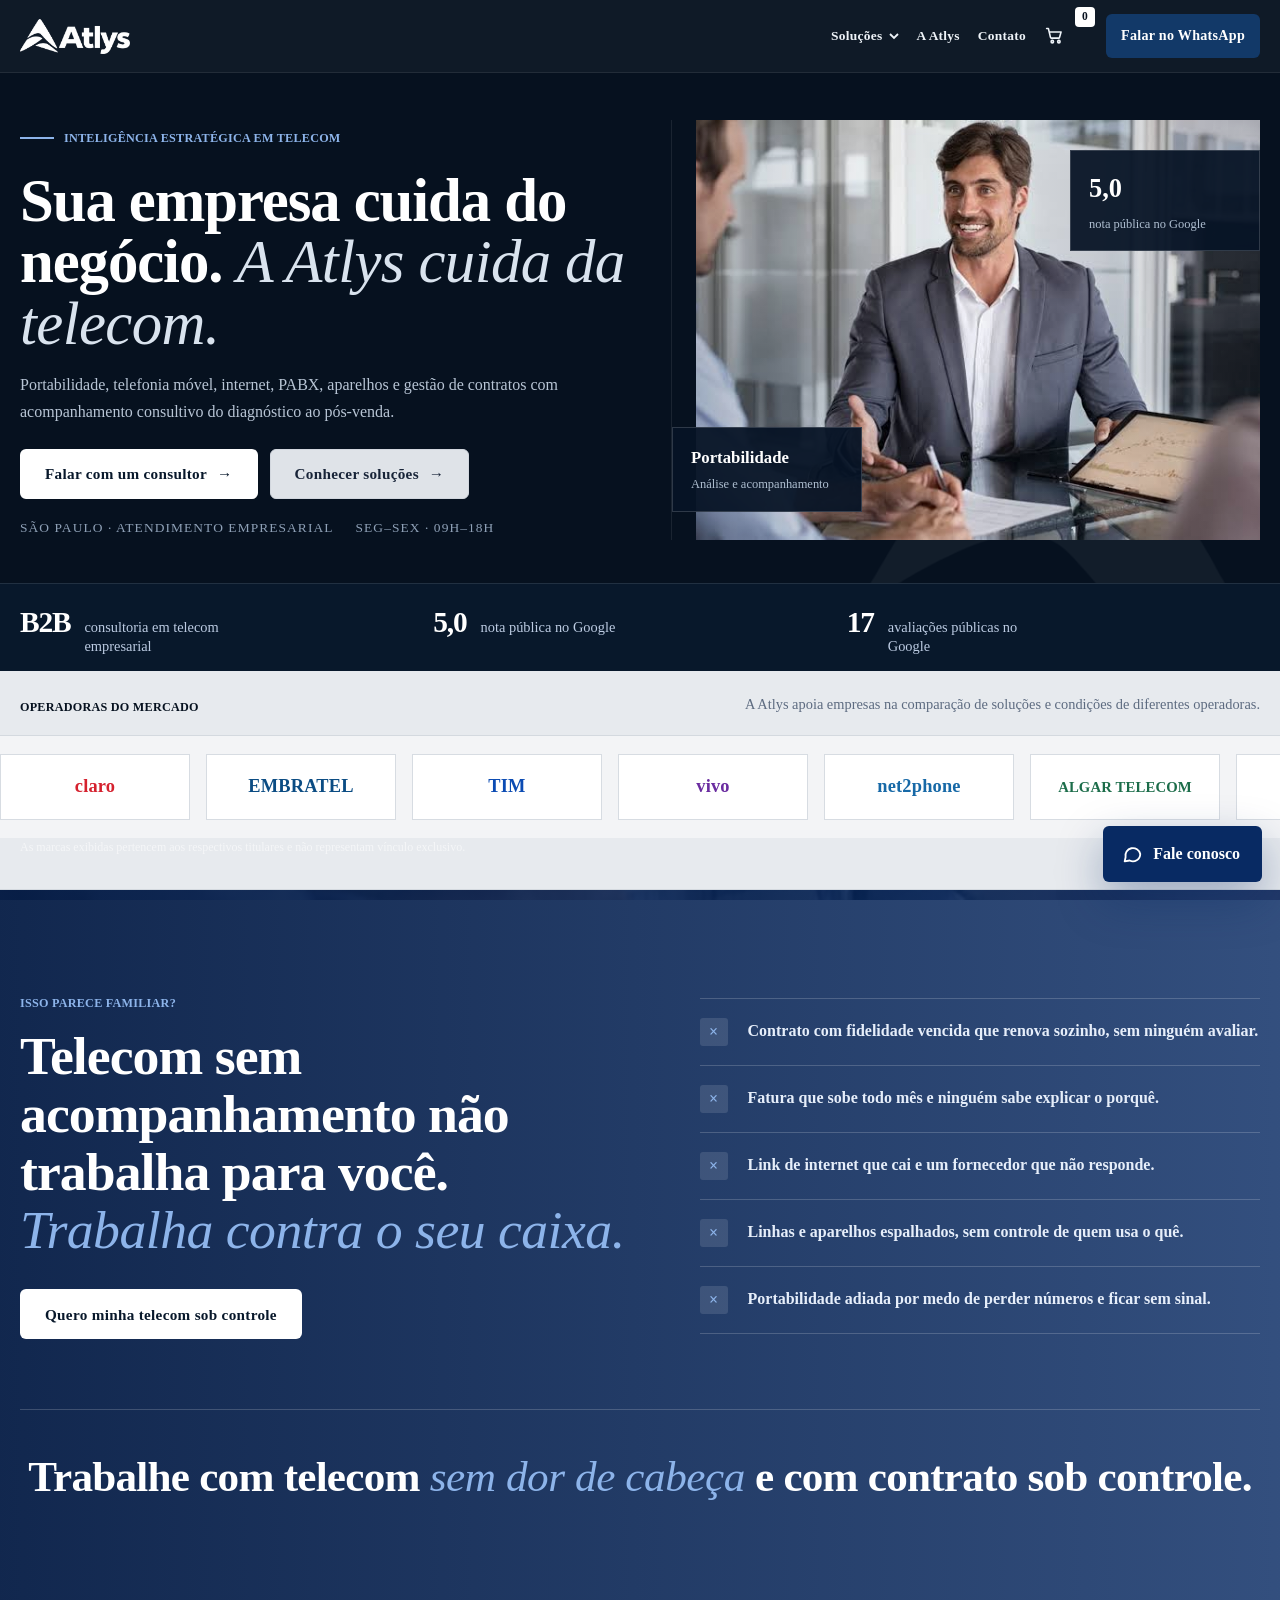
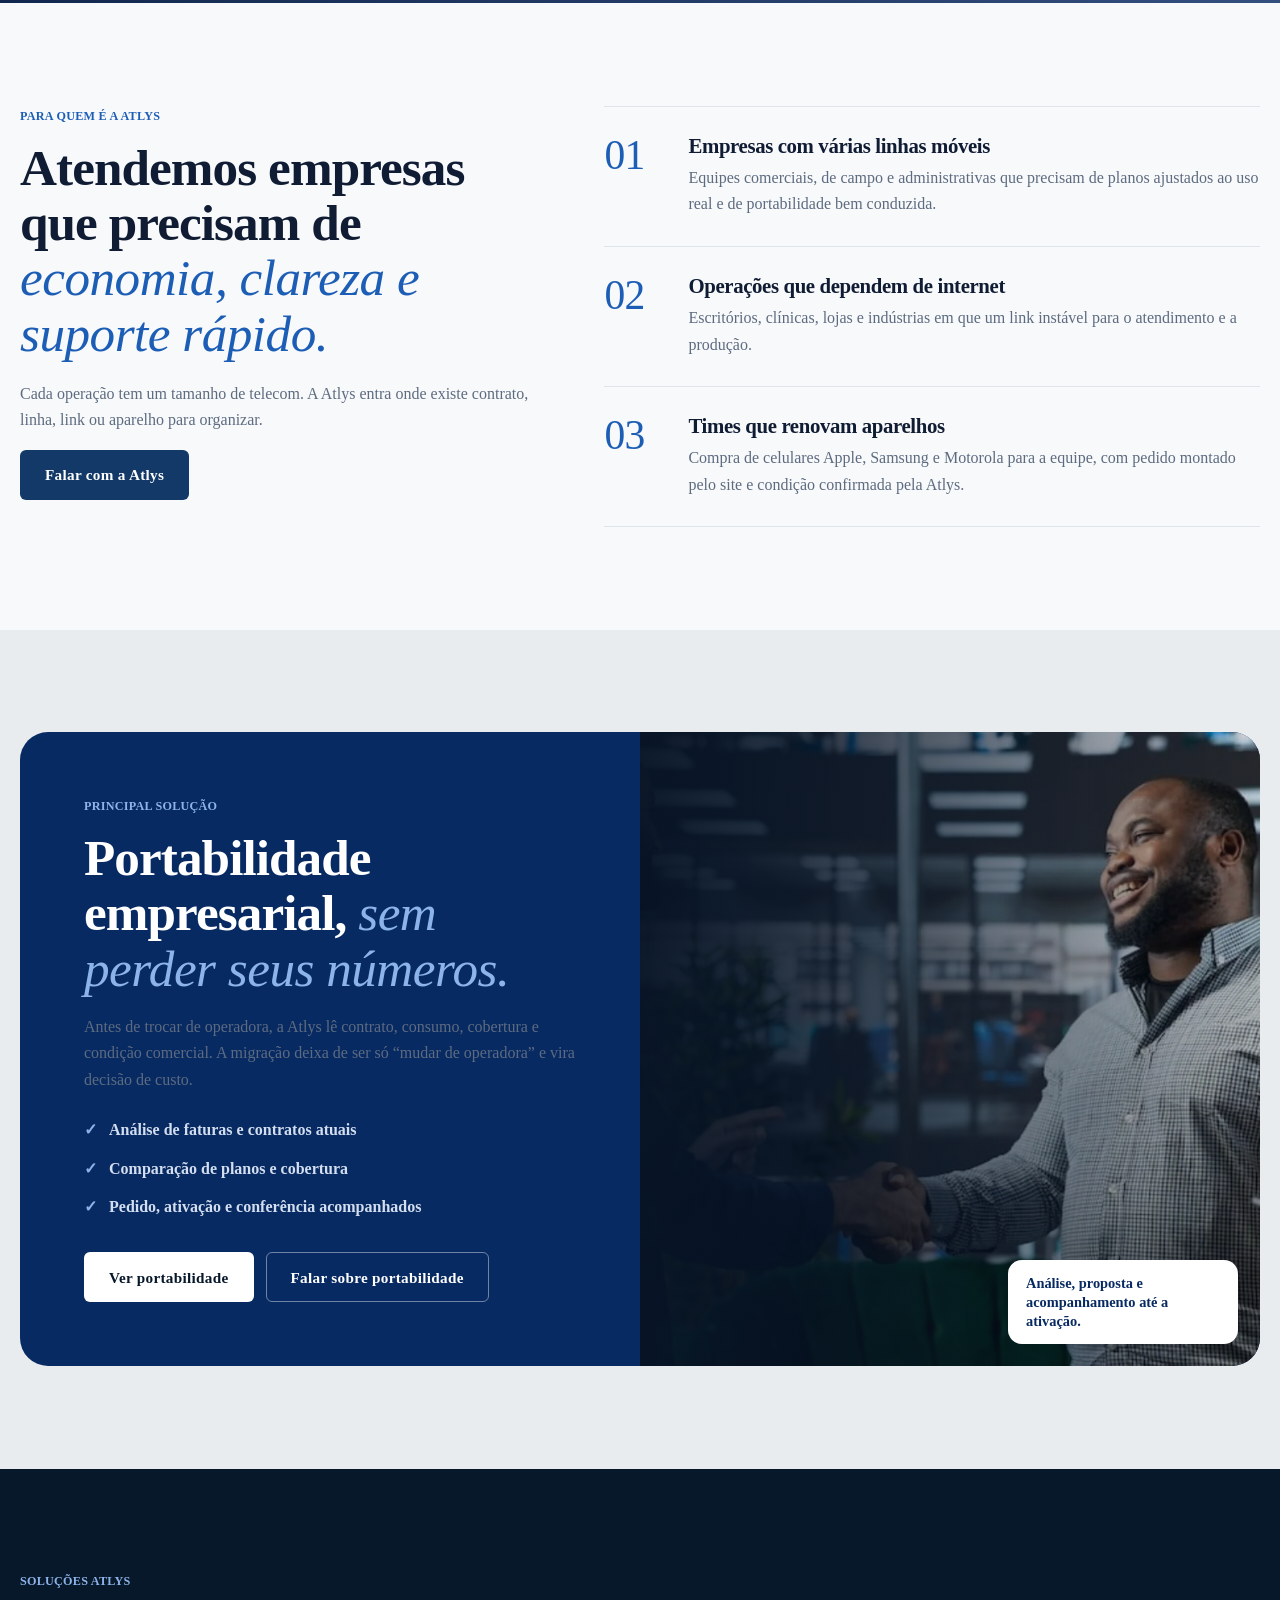
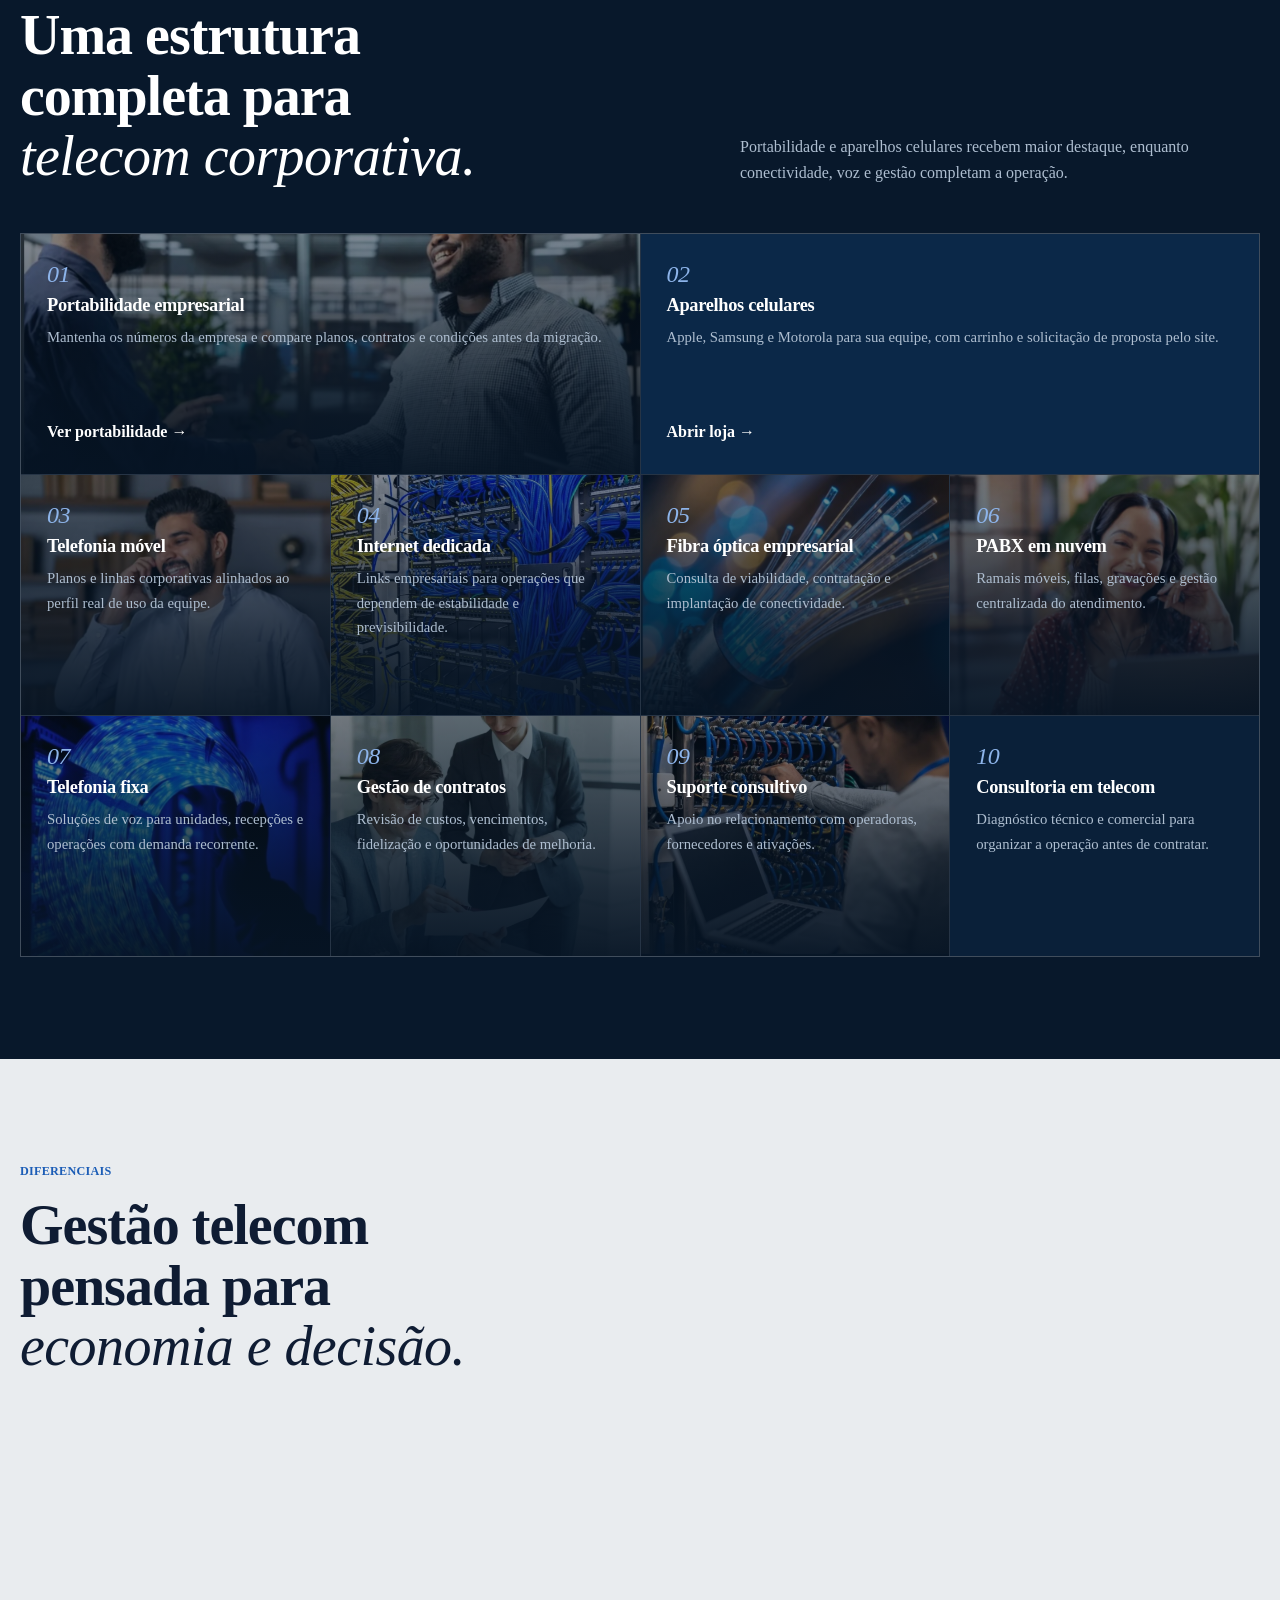
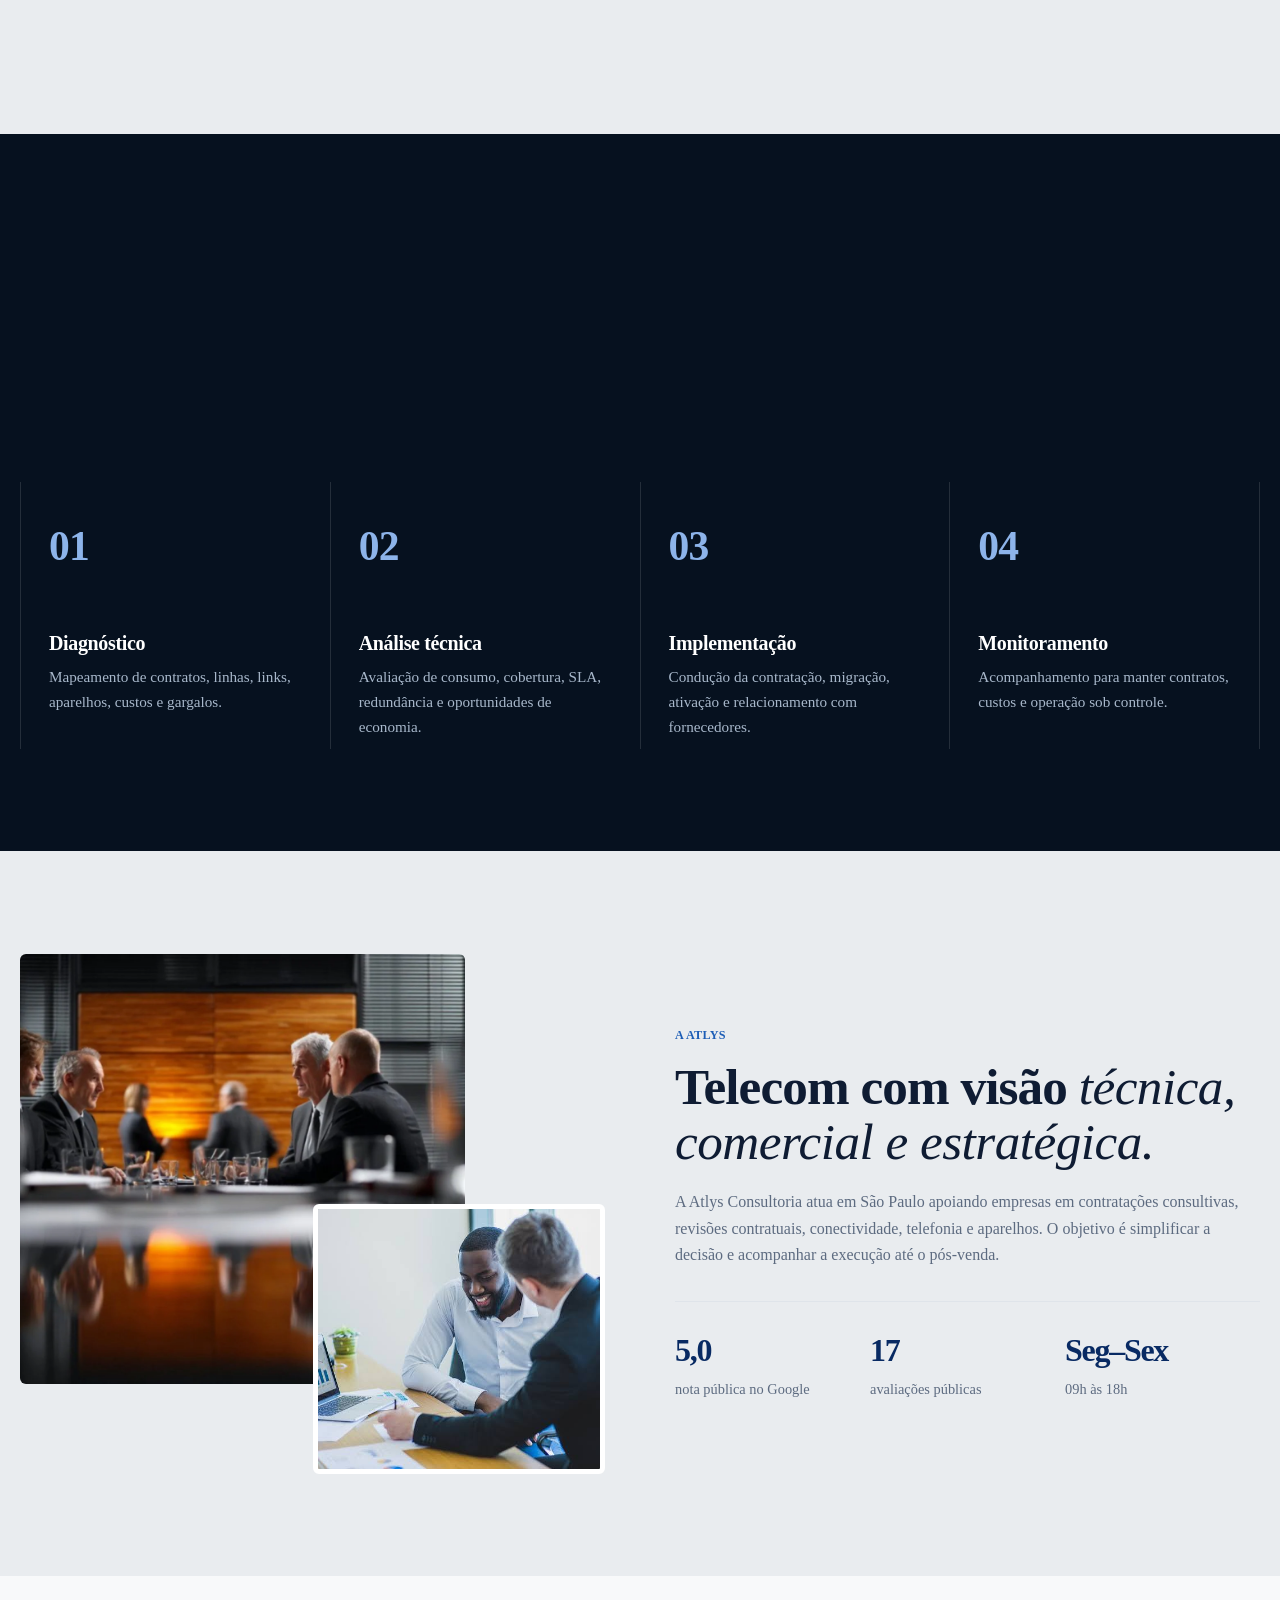
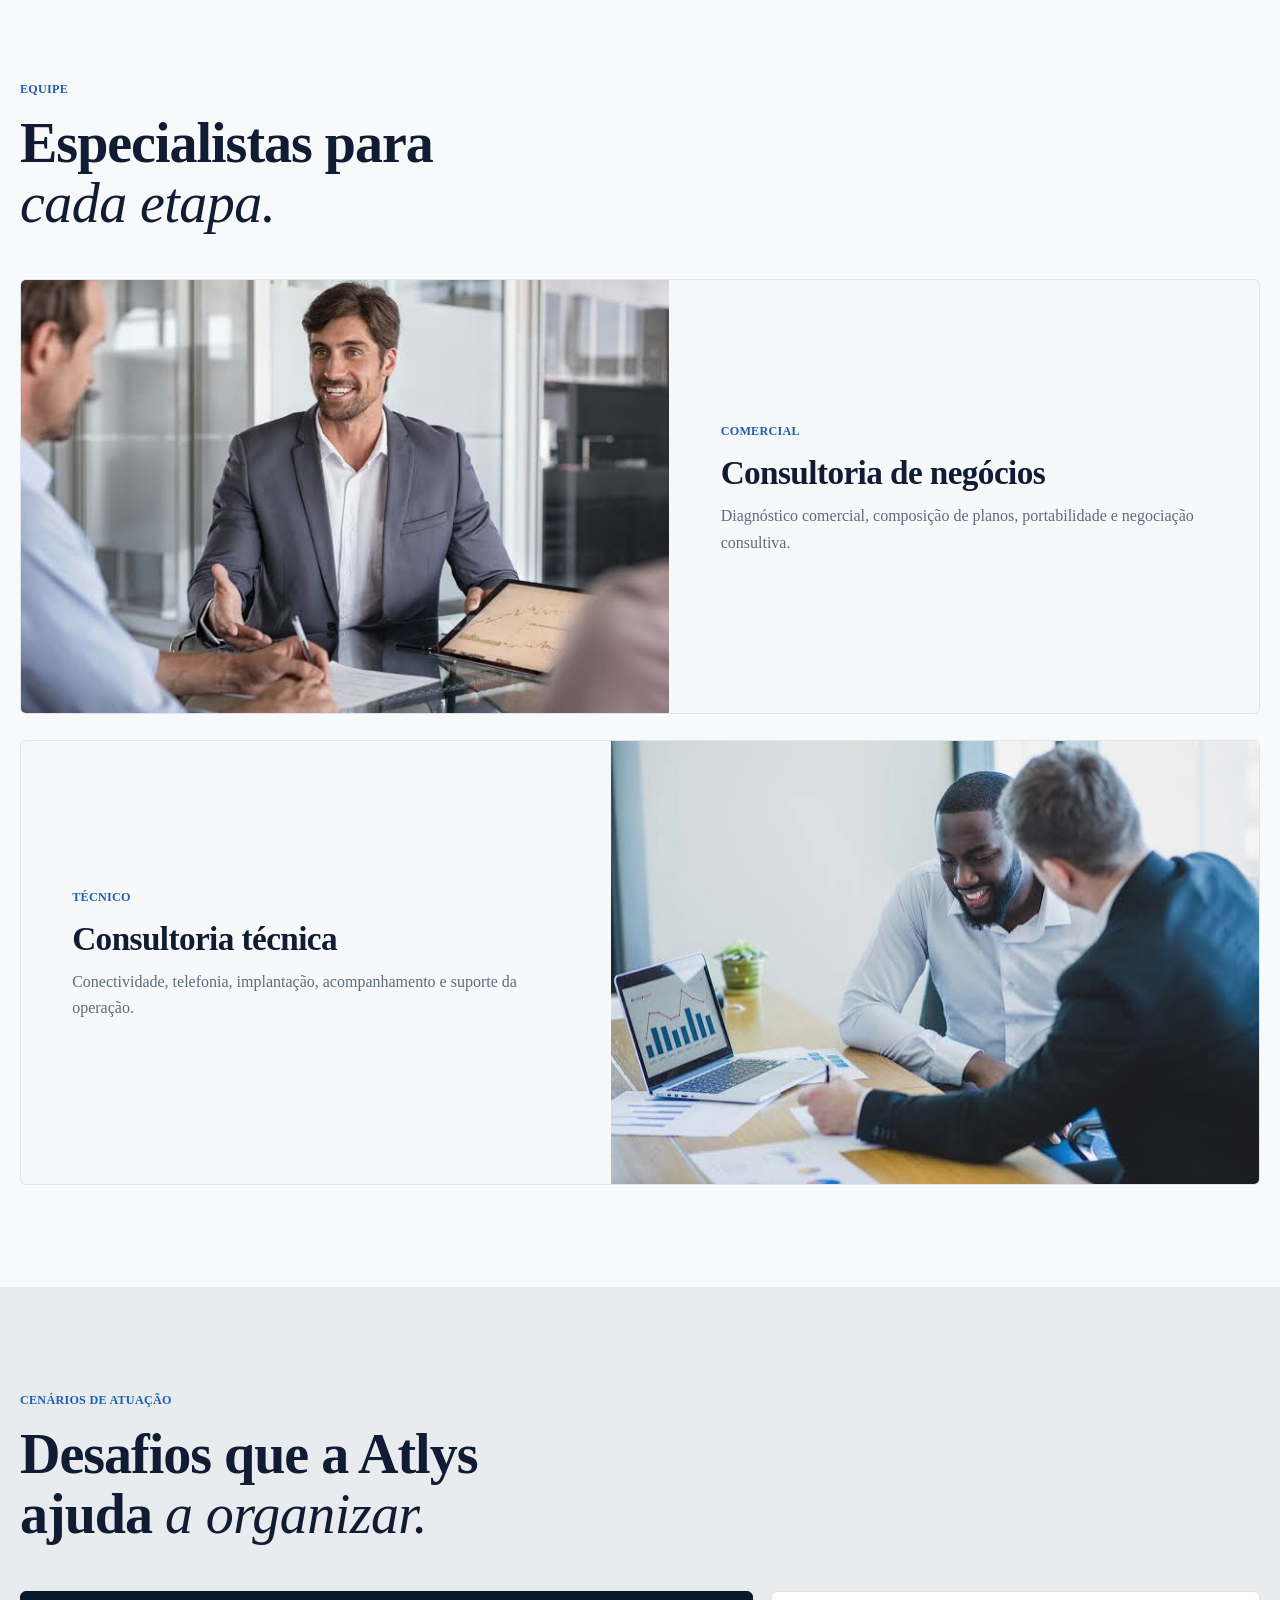
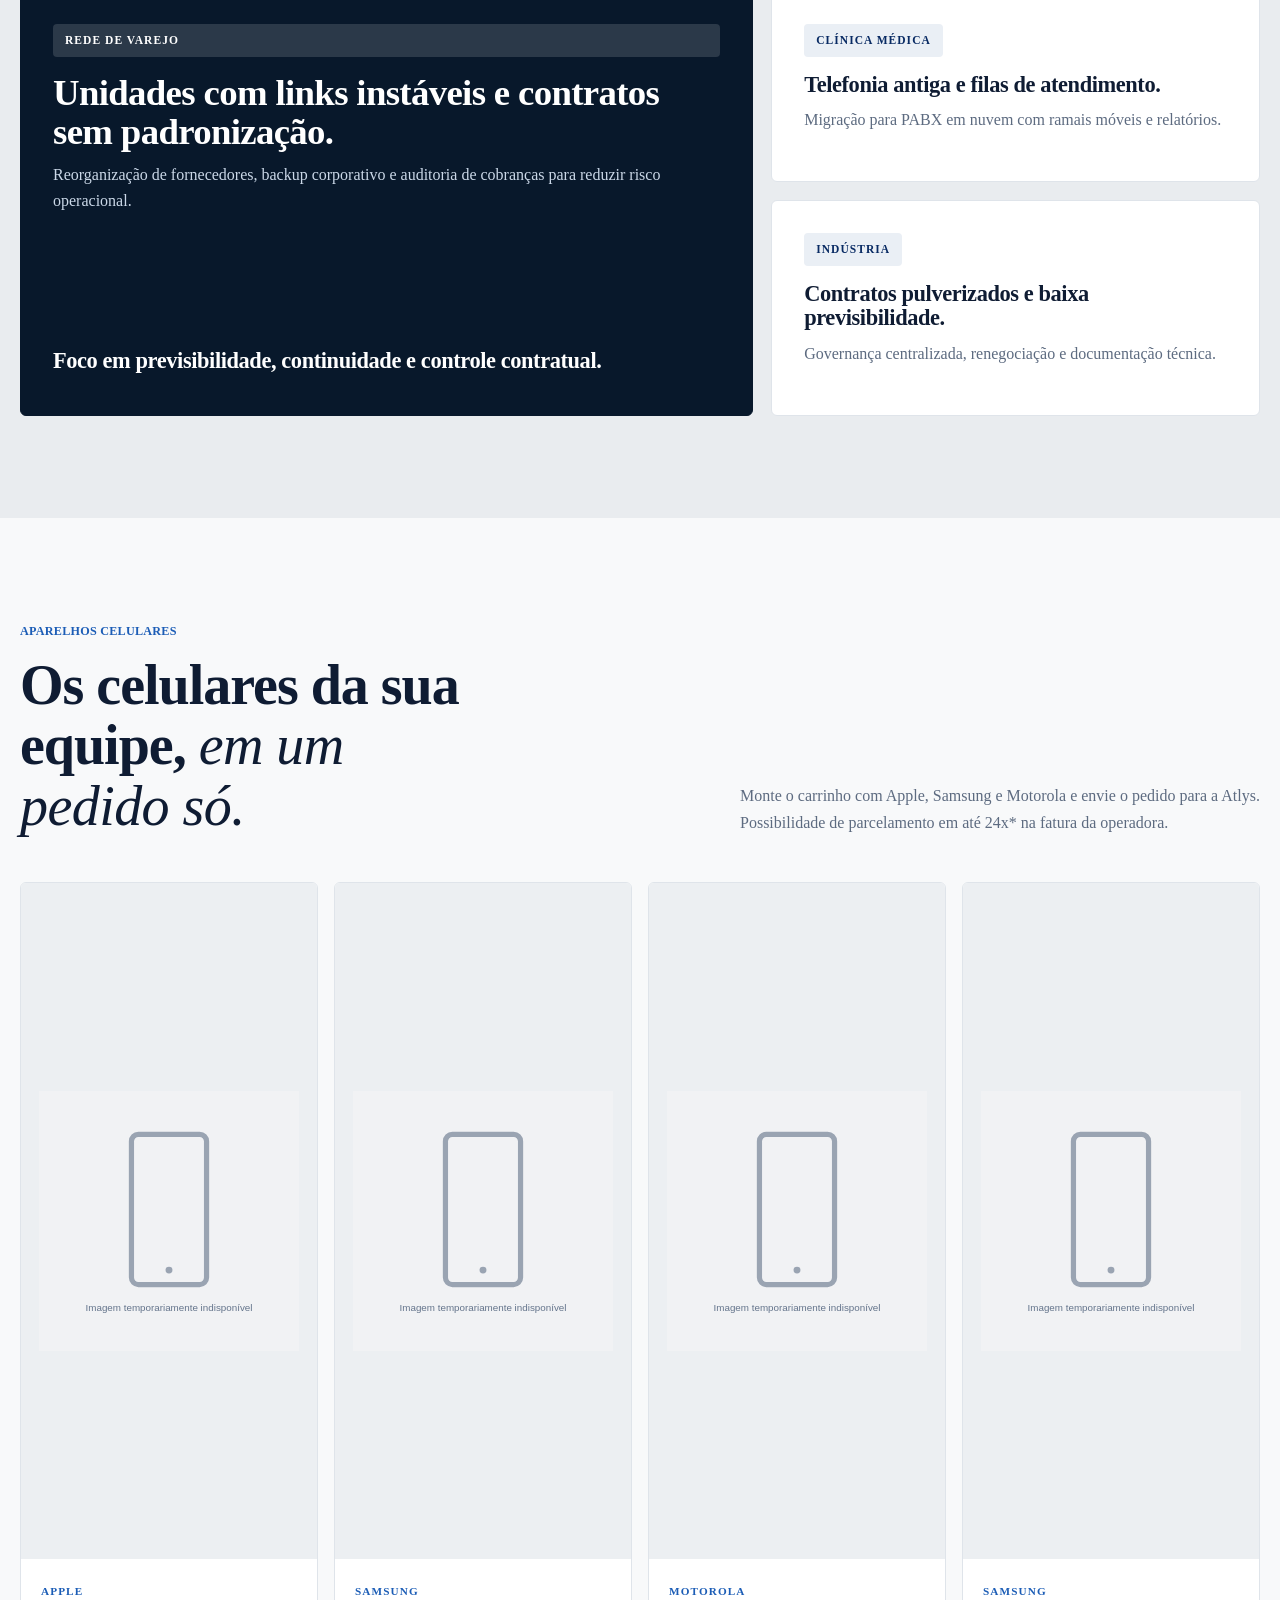
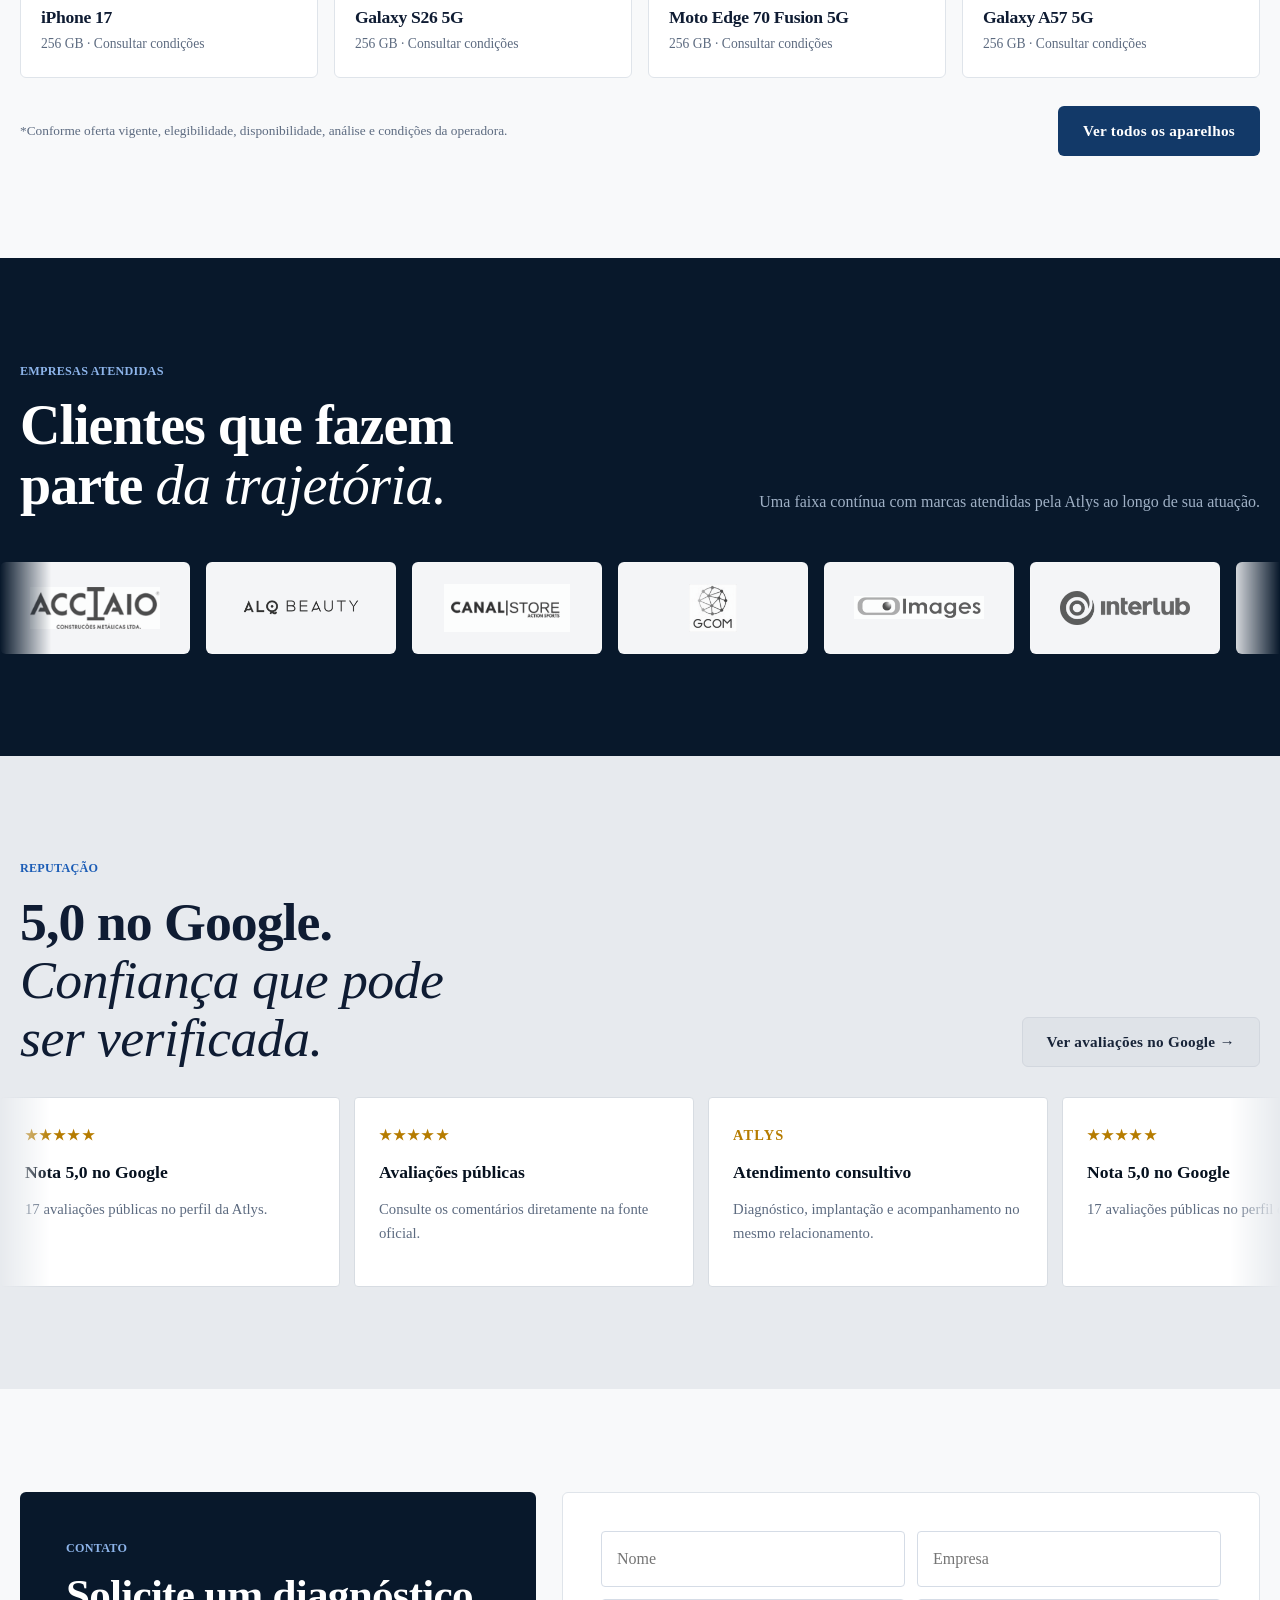
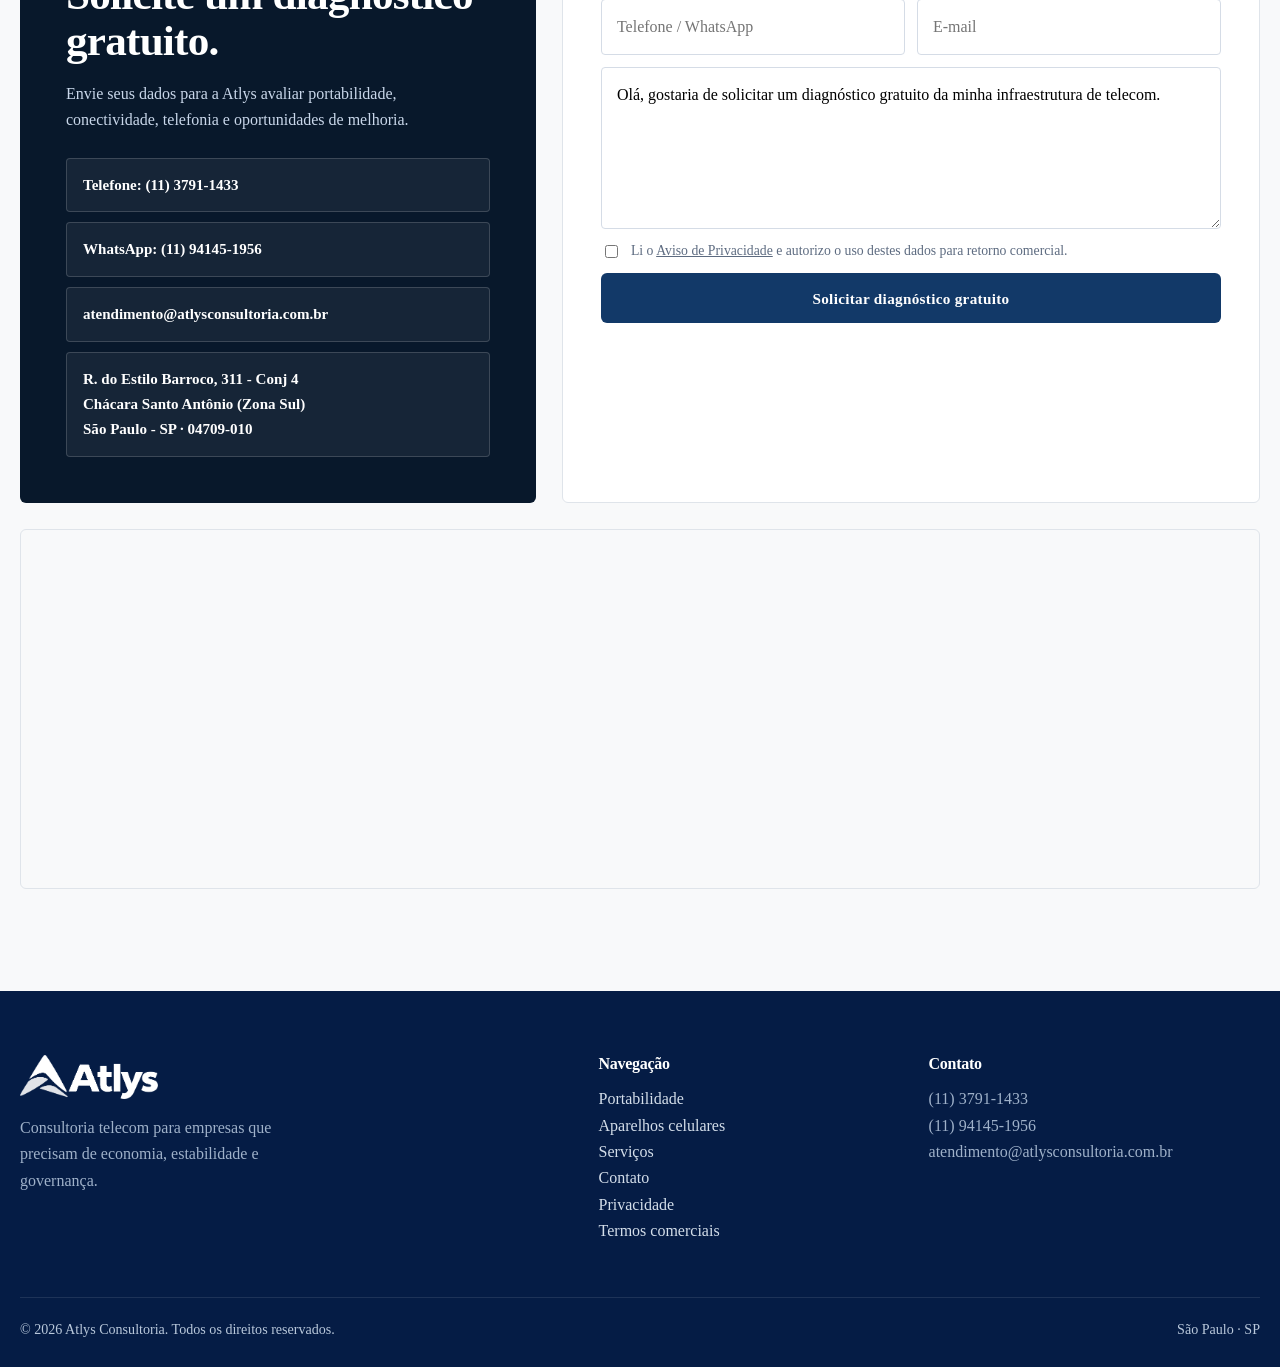
<file: index.html>
<!doctype html>
<html lang="pt-BR">
<head>
<meta charset="utf-8">
<meta name="viewport" content="width=device-width,initial-scale=1">
<title>Atlys Consultoria | Inteligência Estratégica em Telecomunicações</title>
<meta name="description" content="Consultoria em telecom corporativa em São Paulo: portabilidade empresarial, telefonia móvel, internet, PABX e aparelhos celulares com acompanhamento do diagnóstico ao pós-venda.">
<link rel="canonical" href="https://atlysconsultoria.com.br/">
<meta property="og:type" content="website">
<meta property="og:title" content="Atlys Consultoria | Telecom corporativa">
<meta property="og:description" content="Sua empresa cuida do negócio. A Atlys cuida da telecom.">
<meta property="og:image" content="https://atlysconsultoria.com.br/assets/img/social/og-atlys.jpg">
<meta property="og:image:width" content="1200">
<meta property="og:image:height" content="630">
<meta property="og:locale" content="pt_BR">
<meta name="twitter:card" content="summary_large_image">
<meta name="twitter:image" content="https://atlysconsultoria.com.br/assets/img/social/og-atlys.jpg">
<meta name="robots" content="index,follow,max-image-preview:large">
<link rel="icon" href="assets/img/brand/icon.svg">
<link rel="preload" as="image" href="assets/img/team/hero-bg.jpg">
<link rel="stylesheet" href="assets/css/styles.css">
<script type="application/ld+json">{"@context":"https://schema.org","@type":"ProfessionalService","name":"Atlys Consultoria","telephone":"+55 11 3791-1433","email":"atendimento@atlysconsultoria.com.br","address":{"@type":"PostalAddress","streetAddress":"R. do Estilo Barroco, 311 - Conj 4, Chácara Santo Antônio","addressLocality":"São Paulo","addressRegion":"SP","postalCode":"04709-010","addressCountry":"BR"}}</script>
</head>
<body>
<div class="intro" id="intro" aria-hidden="true"><img src="assets/img/brand/logo-white.png" width="255" height="87" alt=""></div>

<header class="site-header">
  <div class="container header-inner">
    <a class="brand" href="index.html" aria-label="Atlys Consultoria — início"><img src="assets/img/brand/logo-tight.png" width="255" height="87" alt="Atlys Consultoria"></a>
    <nav class="nav" aria-label="Principal">
      <div class="nav-drop">
        <button type="button" aria-haspopup="true">Soluções <svg viewBox="0 0 10 10" fill="none" stroke="currentColor" stroke-width="1.8"><path d="M1 3l4 4 4-4"/></svg></button>
        <div class="drop-menu">
          <a href="portabilidade.html">Portabilidade<small>Troque de operadora sem perder os números</small></a>
          <a href="index.html#servicos">Telefonia móvel</a>
          <a href="index.html#servicos">Internet</a>
          <a href="index.html#servicos">PABX</a>
          <a href="aparelhos.html">Aparelhos celulares</a>
        </div>
      </div>
      <a href="#quem-somos">A Atlys</a>
      <a href="#contato">Contato</a>
      <a class="cart-link" href="aparelhos.html?cart=1" aria-label="Abrir carrinho de aparelhos"><svg viewBox="0 0 24 24" fill="none" stroke="currentColor" stroke-width="1.8" stroke-linecap="round" stroke-linejoin="round"><path d="M3 4h2l2.4 10.2a1 1 0 0 0 1 .8h8.3a1 1 0 0 0 1-.76L19.5 8H6.2"/><circle cx="9.5" cy="19" r="1.4"/><circle cx="17" cy="19" r="1.4"/></svg><span class="cart-count">0</span></a>
      <a class="btn primary small" href="https://wa.me/5511941451956" target="_blank" rel="noopener">Falar no WhatsApp</a>
    </nav>
    <button class="menu-btn" id="menuBtn" aria-label="Abrir menu" aria-expanded="false"><svg viewBox="0 0 24 24" fill="none" stroke="currentColor" stroke-width="2" stroke-linecap="round"><path d="M4 7h16M4 12h16M4 17h16"/></svg></button>
  </div>
</header>
<div class="mobile-menu" id="mobileMenu">
  <a href="portabilidade.html">Portabilidade</a>
  <a href="aparelhos.html">Aparelhos celulares</a>
  <a href="#servicos">Serviços</a>
  <a href="#quem-somos">A Atlys</a>
  <a href="#contato">Contato</a>
  <a href="aparelhos.html?cart=1">Carrinho <span class="cart-count" style="background:var(--navy);color:#fff;margin-left:6px">0</span></a>
  <a class="btn primary" href="https://wa.me/5511941451956" target="_blank" rel="noopener">Falar no WhatsApp</a>
</div>

<main>
<!-- HERO -->
<section class="hero hero-split">
  <div class="container hero-shell">
    <div class="hero-copy reveal in">
      <div class="kicker">Inteligência estratégica em telecom</div>
      <h1>Sua empresa cuida do negócio. <em>A Atlys cuida da telecom.</em></h1>
      <p class="lead">Portabilidade, telefonia móvel, internet, PABX, aparelhos e gestão de contratos com acompanhamento consultivo do diagnóstico ao pós-venda.</p>
      <div class="hero-actions">
        <a class="btn light" href="https://wa.me/5511941451956" target="_blank" rel="noopener">Falar com um consultor <span aria-hidden="true">→</span></a>
        <a class="btn secondary" href="#servicos">Conhecer soluções <span aria-hidden="true">→</span></a>
      </div>
      <div class="hero-micro"><span>São Paulo · atendimento empresarial</span><span>Seg–Sex · 09h–18h</span></div>
    </div>
    <div class="hero-visual reveal in" aria-label="Consultoria Atlys">
      <img src="assets/img/team/consultor-1.jpg" width="640" height="720" alt="Consultor da Atlys em atendimento empresarial">
      <div class="hero-visual-block block-a"><strong>Portabilidade</strong><span>Análise e acompanhamento</span></div>
      <div class="hero-visual-block block-b"><strong>5,0</strong><span>nota pública no Google</span></div>
    </div>
  </div>
  <div class="hero-stats compact-stats">
    <div class="container">
      <div class="stat"><strong>B2B</strong><span>consultoria em telecom empresarial</span></div>
      <div class="stat"><strong>5,0</strong><span>nota pública no Google</span></div>
      <div class="stat"><strong>17</strong><span>avaliações públicas no Google</span></div>
    </div>
  </div>
</section>

<!-- PARCEIROS / OPERADORAS -->
<section class="partner-strip" aria-label="Operadoras do mercado">
  <div class="container partner-head"><span>Operadoras do mercado</span><p>A Atlys apoia empresas na comparação de soluções e condições de diferentes operadoras.</p></div>
  <div class="partner-marquee" aria-hidden="true">
    <div class="partner-track">
      <span class="partner-wordmark claro">claro</span>
      <span class="partner-wordmark embratel">EMBRATEL</span>
      <span class="partner-wordmark tim">TIM</span>
      <span class="partner-wordmark vivo">vivo</span>
      <span class="partner-wordmark net2phone">net2phone</span>
      <span class="partner-wordmark algar">ALGAR TELECOM</span>
      <span class="partner-wordmark claro">claro</span>
      <span class="partner-wordmark embratel">EMBRATEL</span>
      <span class="partner-wordmark tim">TIM</span>
      <span class="partner-wordmark vivo">vivo</span>
      <span class="partner-wordmark net2phone">net2phone</span>
      <span class="partner-wordmark algar">ALGAR TELECOM</span>
    </div>
  </div>
<div class="container"><p class="partner-disclaimer">As marcas exibidas pertencem aos respectivos titulares e não representam vínculo exclusivo.</p></div></section>

<!-- ISSO PARECE FAMILIAR -->
<section class="section pain">
  <div class="container">
    <div class="pain-grid">
      <div class="reveal">
        <div class="eyebrow">Isso parece familiar?</div>
        <h2>Telecom sem acompanhamento não trabalha para você. <em>Trabalha contra o seu caixa.</em></h2>
        <div class="pain-cta"><a class="btn light" href="https://wa.me/5511941451956" target="_blank" rel="noopener">Quero minha telecom sob controle</a></div>
      </div>
      <ul class="pain-list reveal">
        <li>Contrato com fidelidade vencida que renova sozinho, sem ninguém avaliar.</li>
        <li>Fatura que sobe todo mês e ninguém sabe explicar o porquê.</li>
        <li>Link de internet que cai e um fornecedor que não responde.</li>
        <li>Linhas e aparelhos espalhados, sem controle de quem usa o quê.</li>
        <li>Portabilidade adiada por medo de perder números e ficar sem sinal.</li>
      </ul>
    </div>
    <div class="pain-close reveal"><h3>Trabalhe com telecom <em>sem dor de cabeça</em> e com contrato sob controle.</h3></div>
  </div>
</section>

<!-- PARA QUEM É -->
<section class="section white" id="para-quem">
  <div class="container who">
    <div class="reveal">
      <div class="eyebrow">Para quem é a Atlys</div>
      <h2>Atendemos empresas que precisam de <em>economia, clareza e suporte rápido.</em></h2>
      <p style="margin-top:20px">Cada operação tem um tamanho de telecom. A Atlys entra onde existe contrato, linha, link ou aparelho para organizar.</p>
      <a class="btn primary" href="https://wa.me/5511941451956" target="_blank" rel="noopener">Falar com a Atlys</a>
    </div>
    <div class="who-list reveal">
      <div class="who-item"><span class="n">01</span><div><h3>Empresas com várias linhas móveis</h3><p>Equipes comerciais, de campo e administrativas que precisam de planos ajustados ao uso real e de portabilidade bem conduzida.</p></div></div>
      <div class="who-item"><span class="n">02</span><div><h3>Operações que dependem de internet</h3><p>Escritórios, clínicas, lojas e indústrias em que um link instável para o atendimento e a produção.</p></div></div>
      <div class="who-item"><span class="n">03</span><div><h3>Times que renovam aparelhos</h3><p>Compra de celulares Apple, Samsung e Motorola para a equipe, com pedido montado pelo site e condição confirmada pela Atlys.</p></div></div>
    </div>
  </div>
</section>

<!-- PORTABILIDADE -->
<section class="section gray" id="portabilidade">
  <div class="container reveal">
    <div class="port">
      <div class="port-copy">
        <div class="eyebrow" style="color:var(--sky)">Principal solução</div>
        <h2>Portabilidade empresarial, <em>sem perder seus números.</em></h2>
        <p>Antes de trocar de operadora, a Atlys lê contrato, consumo, cobertura e condição comercial. A migração deixa de ser só “mudar de operadora” e vira decisão de custo.</p>
        <ul><li>Análise de faturas e contratos atuais</li><li>Comparação de planos e cobertura</li><li>Pedido, ativação e conferência acompanhados</li></ul>
        <div style="display:flex;gap:12px;flex-wrap:wrap"><a class="btn light" href="portabilidade.html">Ver portabilidade</a><a class="btn ghost" href="https://wa.me/5511941451956?text=Ol%C3%A1%2C%20quero%20falar%20sobre%20portabilidade%20empresarial." target="_blank" rel="noopener">Falar sobre portabilidade</a></div>
      </div>
      <div class="port-media port-media-negotiation" role="img" aria-label="Profissionais em negociação empresarial sobre soluções de telecom"><div class="port-tag">Análise, proposta e acompanhamento até a ativação.</div></div>
    </div>
  </div>
</section>

<!-- SERVIÇOS -->
<section class="section services-dark" id="servicos">
  <div class="container">
    <div class="section-head reveal"><div><div class="eyebrow">Soluções Atlys</div><h2>Uma estrutura completa para <em>telecom corporativa.</em></h2></div><p>Portabilidade e aparelhos celulares recebem maior destaque, enquanto conectividade, voz e gestão completam a operação.</p></div>
    <div class="services-grid services-grid-10">
      <article class="service service-major service-media service-portabilidade reveal"><span class="index">01</span><h3>Portabilidade empresarial</h3><p>Mantenha os números da empresa e compare planos, contratos e condições antes da migração.</p><a class="service-link" href="portabilidade.html">Ver portabilidade →</a></article>
      <article class="service service-photo reveal"><span class="index">02</span><h3>Aparelhos celulares</h3><p>Apple, Samsung e Motorola para sua equipe, com carrinho e solicitação de proposta pelo site.</p><a class="service-link" href="aparelhos.html">Abrir loja →</a></article>
      <article class="service service-media service-mobile reveal"><span class="index">03</span><h3>Telefonia móvel</h3><p>Planos e linhas corporativas alinhados ao perfil real de uso da equipe.</p></article>
      <article class="service service-media service-internet reveal"><span class="index">04</span><h3>Internet dedicada</h3><p>Links empresariais para operações que dependem de estabilidade e previsibilidade.</p></article>
      <article class="service service-media service-fiber reveal"><span class="index">05</span><h3>Fibra óptica empresarial</h3><p>Consulta de viabilidade, contratação e implantação de conectividade.</p></article>
      <article class="service service-media service-pabx reveal"><span class="index">06</span><h3>PABX em nuvem</h3><p>Ramais móveis, filas, gravações e gestão centralizada do atendimento.</p></article>
      <article class="service service-media service-infra reveal"><span class="index">07</span><h3>Telefonia fixa</h3><p>Soluções de voz para unidades, recepções e operações com demanda recorrente.</p></article>
      <article class="service service-media service-contracts reveal"><span class="index">08</span><h3>Gestão de contratos</h3><p>Revisão de custos, vencimentos, fidelização e oportunidades de melhoria.</p></article>
      <article class="service service-media service-support reveal"><span class="index">09</span><h3>Suporte consultivo</h3><p>Apoio no relacionamento com operadoras, fornecedores e ativações.</p></article>
      <article class="service reveal"><span class="index">10</span><h3>Consultoria em telecom</h3><p>Diagnóstico técnico e comercial para organizar a operação antes de contratar.</p></article>
    </div>
  </div>
</section>

<!-- DIFERENCIAIS -->
<section class="section gray" id="diferenciais">
  <div class="container">
    <div class="section-head reveal"><div><div class="eyebrow">Diferenciais</div><h2>Gestão telecom pensada para <em>economia e decisão.</em></h2></div></div>
    <div class="diff-grid reveal">
      <article class="diff-card"><div class="num">01</div><h3>Visão completa antes da troca</h3><p>Contrato, consumo, cobertura, condição comercial e necessidade de aparelhos analisados juntos.</p></article>
      <article class="diff-card"><div class="num">02</div><h3>Conectividade que sustenta a operação</h3><p>Internet dedicada, fibra e backup para manter o negócio disponível.</p></article>
      <article class="diff-card"><div class="num">03</div><h3>Gestão próxima</h3><p>Acompanhamento de implantação, contrato, ativação e pós-venda com um time que responde.</p></article>
    </div>
  </div>
</section>

<!-- COMO FUNCIONA / JORNADA -->
<section class="section journey-dark" id="como-funciona">
  <div class="container">
    <div class="journey-head reveal"><div class="eyebrow">Como funciona</div><h2>Uma jornada consultiva, <em>clara e monitorável.</em></h2><p>Quatro etapas para transformar necessidade em contratação e acompanhamento.</p></div>
    <div class="journey-line reveal" aria-hidden="true"><span></span></div>
    <div class="steps journey-steps">
      <div class="step reveal"><span>01</span><h3>Diagnóstico</h3><p>Mapeamento de contratos, linhas, links, aparelhos, custos e gargalos.</p></div>
      <div class="step reveal"><span>02</span><h3>Análise técnica</h3><p>Avaliação de consumo, cobertura, SLA, redundância e oportunidades de economia.</p></div>
      <div class="step reveal"><span>03</span><h3>Implementação</h3><p>Condução da contratação, migração, ativação e relacionamento com fornecedores.</p></div>
      <div class="step reveal"><span>04</span><h3>Monitoramento</h3><p>Acompanhamento para manter contratos, custos e operação sob controle.</p></div>
    </div>
  </div>
</section>

<!-- QUEM SOMOS -->
<section class="section gray" id="quem-somos">
  <div class="container about-grid">
    <div class="about-media reveal"><img src="assets/img/institutional/reuniao-executiva.webp" width="1280" height="853" alt="Reunião executiva para análise estratégica de soluções empresariais" loading="lazy"><img src="assets/img/team/consultor-2.jpg" width="640" height="720" alt="Consultores da Atlys analisando dados" loading="lazy"></div>
    <div class="reveal">
      <div class="eyebrow">A Atlys</div>
      <h2>Telecom com visão <em>técnica, comercial e estratégica.</em></h2>
      <p style="margin-top:20px">A Atlys Consultoria atua em São Paulo apoiando empresas em contratações consultivas, revisões contratuais, conectividade, telefonia e aparelhos. O objetivo é simplificar a decisão e acompanhar a execução até o pós-venda.</p>
      <div class="about-numbers"><div><strong>5,0</strong><span>nota pública no Google</span></div><div><strong>17</strong><span>avaliações públicas</span></div><div><strong>Seg–Sex</strong><span>09h às 18h</span></div></div>
    </div>
  </div>
</section>

<!-- EQUIPE -->
<section class="section white">
  <div class="container">
    <div class="section-head reveal"><div><div class="eyebrow">Equipe</div><h2>Especialistas para <em>cada etapa.</em></h2></div></div>
    <div class="team-grid">
      <article class="team-card reveal"><img src="assets/img/team/consultor-1.jpg" width="640" height="720" alt="Consultor de negócios da Atlys" loading="lazy"><div class="copy"><div class="eyebrow">Comercial</div><h3>Consultoria de negócios</h3><p>Diagnóstico comercial, composição de planos, portabilidade e negociação consultiva.</p></div></article>
      <article class="team-card reveal"><img src="assets/img/team/consultor-2.jpg" width="640" height="720" alt="Consultor técnico da Atlys" loading="lazy"><div class="copy"><div class="eyebrow">Técnico</div><h3>Consultoria técnica</h3><p>Conectividade, telefonia, implantação, acompanhamento e suporte da operação.</p></div></article>
    </div>
  </div>
</section>

<!-- CASES -->
<section class="section gray" id="cases">
  <div class="container">
    <div class="section-head reveal"><div><div class="eyebrow">Cenários de atuação</div><h2>Desafios que a Atlys ajuda <em>a organizar.</em></h2></div></div>
    <div class="cases">
      <article class="case big reveal"><span class="tag">Rede de varejo</span><h3>Unidades com links instáveis e contratos sem padronização.</h3><p>Reorganização de fornecedores, backup corporativo e auditoria de cobranças para reduzir risco operacional.</p><h3 style="margin-top:auto;padding-top:30px">Foco em previsibilidade, continuidade e controle contratual.</h3></article>
      <article class="case reveal"><span class="tag">Clínica médica</span><h3>Telefonia antiga e filas de atendimento.</h3><p>Migração para PABX em nuvem com ramais móveis e relatórios.</p></article>
      <article class="case reveal"><span class="tag">Indústria</span><h3>Contratos pulverizados e baixa previsibilidade.</h3><p>Governança centralizada, renegociação e documentação técnica.</p></article>
    </div>
  </div>
</section>

<!-- APARELHOS EM DESTAQUE -->
<section class="section white" id="aparelhos">
  <div class="container">
    <div class="section-head reveal"><div><div class="eyebrow">Aparelhos celulares</div><h2>Os celulares da sua equipe, <em>em um pedido só.</em></h2></div><p>Monte o carrinho com Apple, Samsung e Motorola e envie o pedido para a Atlys. Possibilidade de parcelamento em até 24x* na fatura da operadora.</p></div>
    <div class="feat-phones" id="featPhones"></div>
    <div class="inst reveal"><small style="color:var(--muted)">*Conforme oferta vigente, elegibilidade, disponibilidade, análise e condições da operadora.</small><a class="btn primary" href="aparelhos.html">Ver todos os aparelhos</a></div>
  </div>
</section>

<!-- CLIENTES -->
<section class="section clients-dark" id="clientes">
  <div class="container">
    <div class="section-head reveal"><div><div class="eyebrow">Empresas atendidas</div><h2>Clientes que fazem parte <em>da trajetória.</em></h2></div><p>Uma faixa contínua com marcas atendidas pela Atlys ao longo de sua atuação.</p></div>
  </div>
  <div class="brand-marquee"><div class="brand-track" id="brandTrack"></div></div>
</section>

<!-- REPUTAÇÃO / GOOGLE -->
<section class="section reviews-section" id="avaliacoes">
  <div class="container reviews-head reveal">
    <div><div class="eyebrow">Reputação</div><h2>5,0 no Google. <em>Confiança que pode ser verificada.</em></h2></div>
    <a class="btn secondary" href="https://www.google.com/search?q=atlys+consult%C3%B3ria" target="_blank" rel="noopener">Ver avaliações no Google →</a>
  </div>
  <div class="review-marquee" aria-label="Reputação da Atlys no Google">
    <div class="review-track">
      <a class="review-card" href="https://www.google.com/search?q=atlys+consult%C3%B3ria" target="_blank" rel="noopener"><span class="review-stars">★★★★★</span><strong>Nota 5,0 no Google</strong><p>17 avaliações públicas no perfil da Atlys.</p></a>
      <a class="review-card" href="https://www.google.com/search?q=atlys+consult%C3%B3ria" target="_blank" rel="noopener"><span class="review-stars">★★★★★</span><strong>Avaliações públicas</strong><p>Consulte os comentários diretamente na fonte oficial.</p></a>
      <a class="review-card" href="#contato"><span class="review-stars">ATLYS</span><strong>Atendimento consultivo</strong><p>Diagnóstico, implantação e acompanhamento no mesmo relacionamento.</p></a>
      <a class="review-card" href="https://www.google.com/search?q=atlys+consult%C3%B3ria" target="_blank" rel="noopener"><span class="review-stars">★★★★★</span><strong>Nota 5,0 no Google</strong><p>17 avaliações públicas no perfil da Atlys.</p></a>
      <a class="review-card" href="https://www.google.com/search?q=atlys+consult%C3%B3ria" target="_blank" rel="noopener"><span class="review-stars">★★★★★</span><strong>Avaliações públicas</strong><p>Consulte os comentários diretamente na fonte oficial.</p></a>
      <a class="review-card" href="#contato"><span class="review-stars">ATLYS</span><strong>Atendimento consultivo</strong><p>Diagnóstico, implantação e acompanhamento no mesmo relacionamento.</p></a>
    </div>
  </div>
</section>

<!-- CONTATO -->
<section class="section white" id="contato">
  <div class="container">
    <div class="contact-grid">
      <div class="contact-card reveal">
        <div class="eyebrow" style="color:var(--sky)">Contato</div>
        <h2>Solicite um diagnóstico gratuito.</h2>
        <p style="margin-top:16px">Envie seus dados para a Atlys avaliar portabilidade, conectividade, telefonia e oportunidades de melhoria.</p>
        <div class="contact-list">
          <a href="tel:+551137911433">Telefone: (11) 3791-1433</a>
          <a href="https://wa.me/5511941451956" target="_blank" rel="noopener">WhatsApp: (11) 94145-1956</a>
          <a href="mailto:atendimento@atlysconsultoria.com.br">atendimento@atlysconsultoria.com.br</a>
          <div>R. do Estilo Barroco, 311 - Conj 4<br>Chácara Santo Antônio (Zona Sul)<br>São Paulo - SP · 04709-010</div>
        </div>
      </div>
      <div class="form-card reveal">
        <form class="form-grid" data-whatsapp>
          <label class="sr-only" for="f-nome">Nome</label><input class="input" id="f-nome" name="Nome" placeholder="Nome" required autocomplete="name">
          <label class="sr-only" for="f-emp">Empresa</label><input class="input" id="f-emp" name="Empresa" placeholder="Empresa" required autocomplete="organization">
          <label class="sr-only" for="f-tel">Telefone</label><input class="input" id="f-tel" name="Telefone" placeholder="Telefone / WhatsApp" required autocomplete="tel">
          <label class="sr-only" for="f-mail">E-mail</label><input class="input" id="f-mail" name="Email" type="email" placeholder="E-mail" autocomplete="email">
          <label class="sr-only" for="f-msg">Mensagem</label><textarea class="textarea full" id="f-msg" name="Mensagem" rows="5">Olá, gostaria de solicitar um diagnóstico gratuito da minha infraestrutura de telecom.</textarea>
          <label class="consent full"><input type="checkbox" name="Consentimento" value="Sim" required> <span>Li o <a href="privacidade.html" target="_blank">Aviso de Privacidade</a> e autorizo o uso destes dados para retorno comercial.</span></label>
          <button class="btn primary full" type="submit">Solicitar diagnóstico gratuito</button>
        </form>
      </div>
    </div>
    <div class="map reveal"><iframe title="Mapa — Atlys Consultoria" loading="lazy" referrerpolicy="no-referrer-when-downgrade" src="https://www.google.com/maps?q=R.+do+Estilo+Barroco,+311+-+Chácara+Santo+Antônio,+São+Paulo+-+SP,+04709-010&amp;output=embed"></iframe></div>
  </div>
</section>
</main>

<footer class="footer">
  <div class="container">
    <div class="footer-grid">
      <div><a class="brand" href="index.html"><img src="assets/img/brand/logo-white.png" width="255" height="87" alt="Atlys Consultoria"></a><p style="margin-top:16px;max-width:36ch">Consultoria telecom para empresas que precisam de economia, estabilidade e governança.</p></div>
      <div><h4>Navegação</h4><p><a href="portabilidade.html">Portabilidade</a><br><a href="aparelhos.html">Aparelhos celulares</a><br><a href="#servicos">Serviços</a><br><a href="#contato">Contato</a><br><a href="privacidade.html">Privacidade</a><br><a href="termos.html">Termos comerciais</a></p></div>
      <div><h4>Contato</h4><p>(11) 3791-1433<br>(11) 94145-1956<br>atendimento@atlysconsultoria.com.br</p></div>
    </div>
    <div class="footer-bottom"><span>© 2026 Atlys Consultoria. Todos os direitos reservados.</span><span>São Paulo · SP</span></div>
  </div>
</footer>

<script src="assets/js/products.js"></script>
<script src="assets/js/security.js"></script>
<script src="assets/js/app.js"></script>
</body>
</html>
</file>
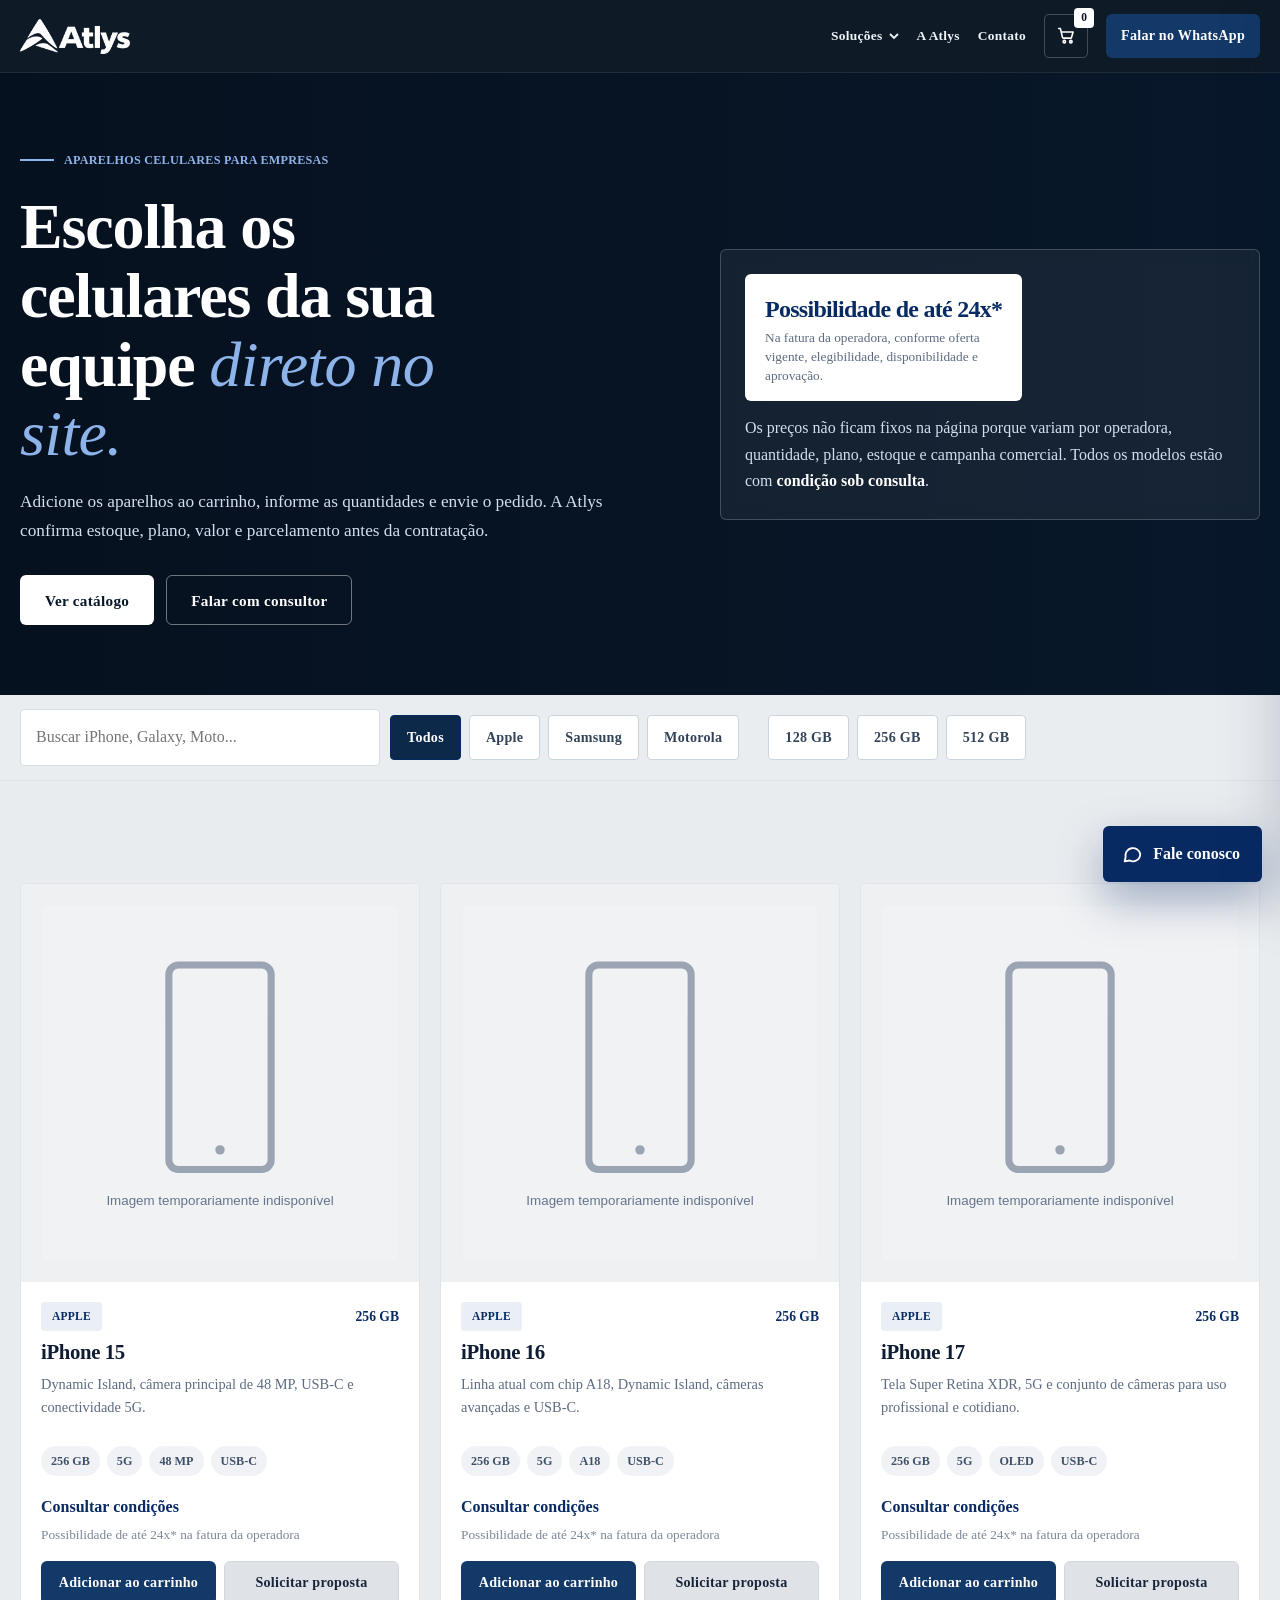
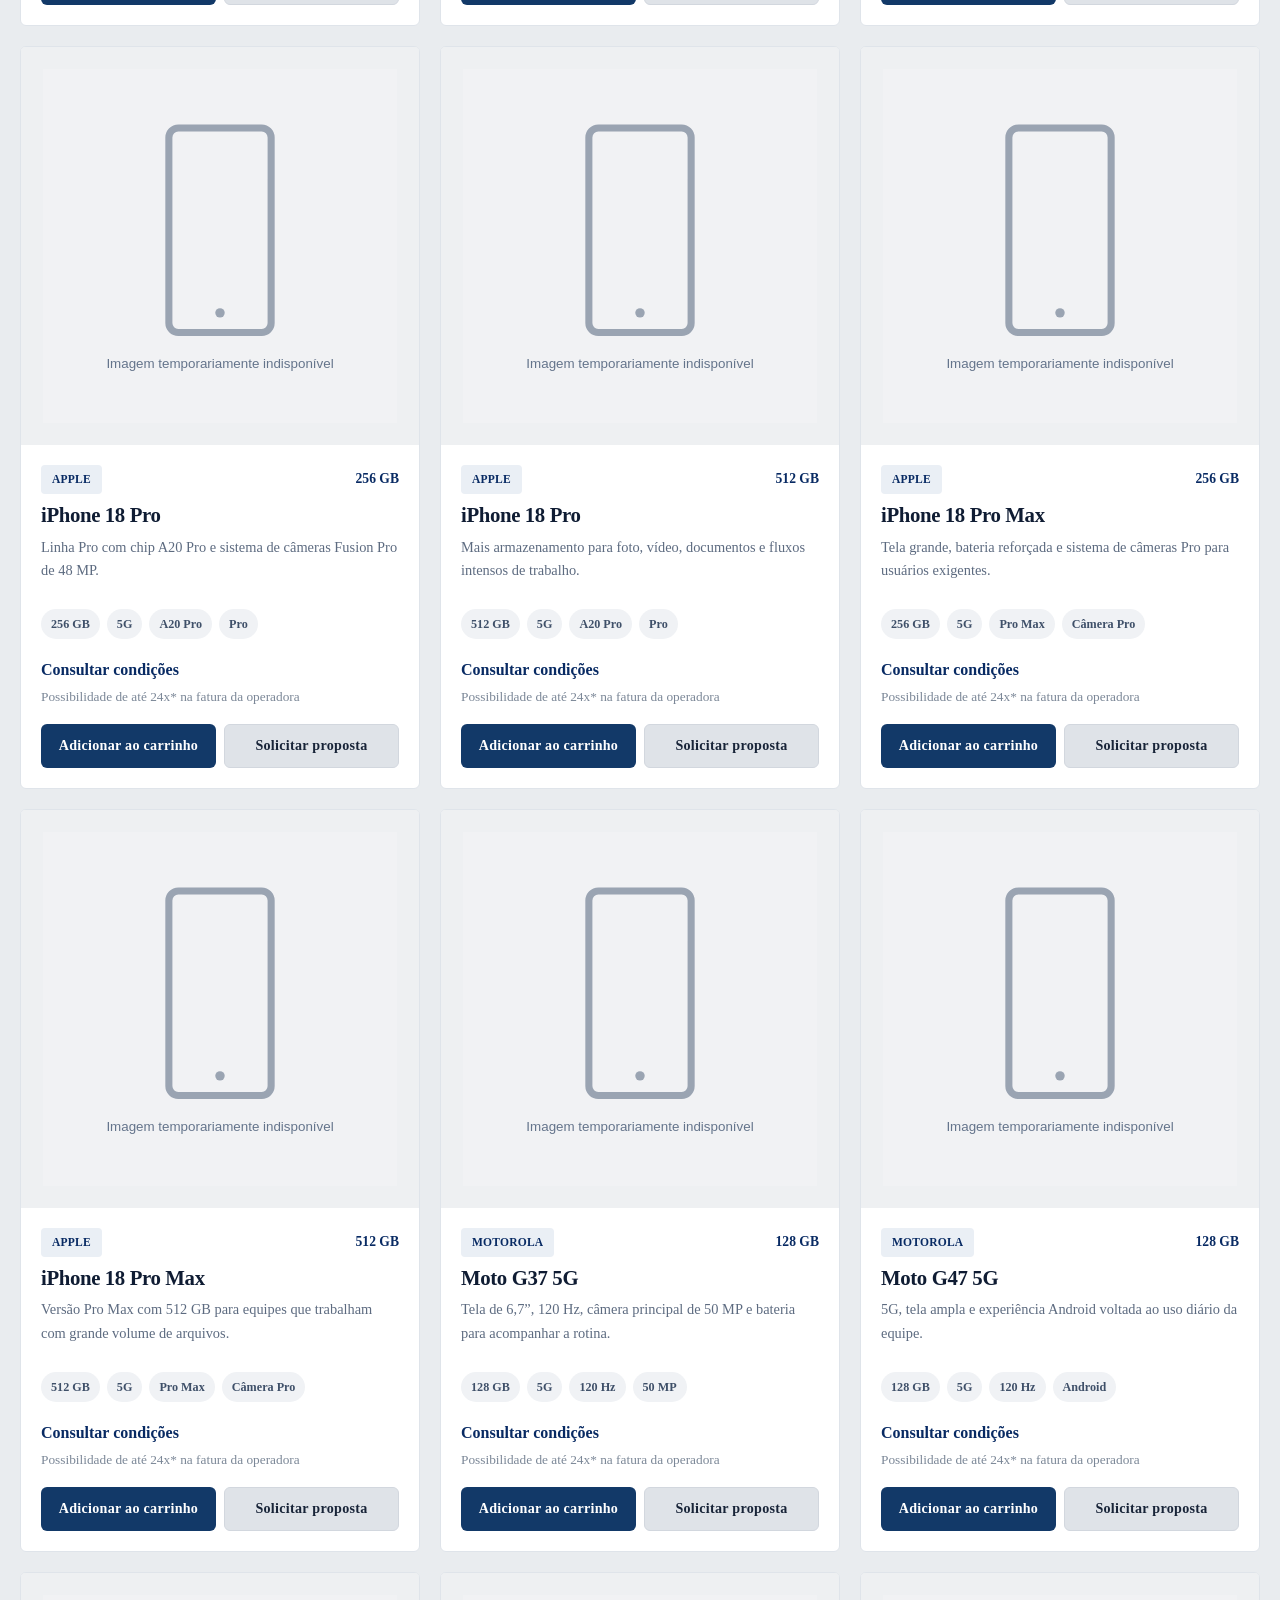
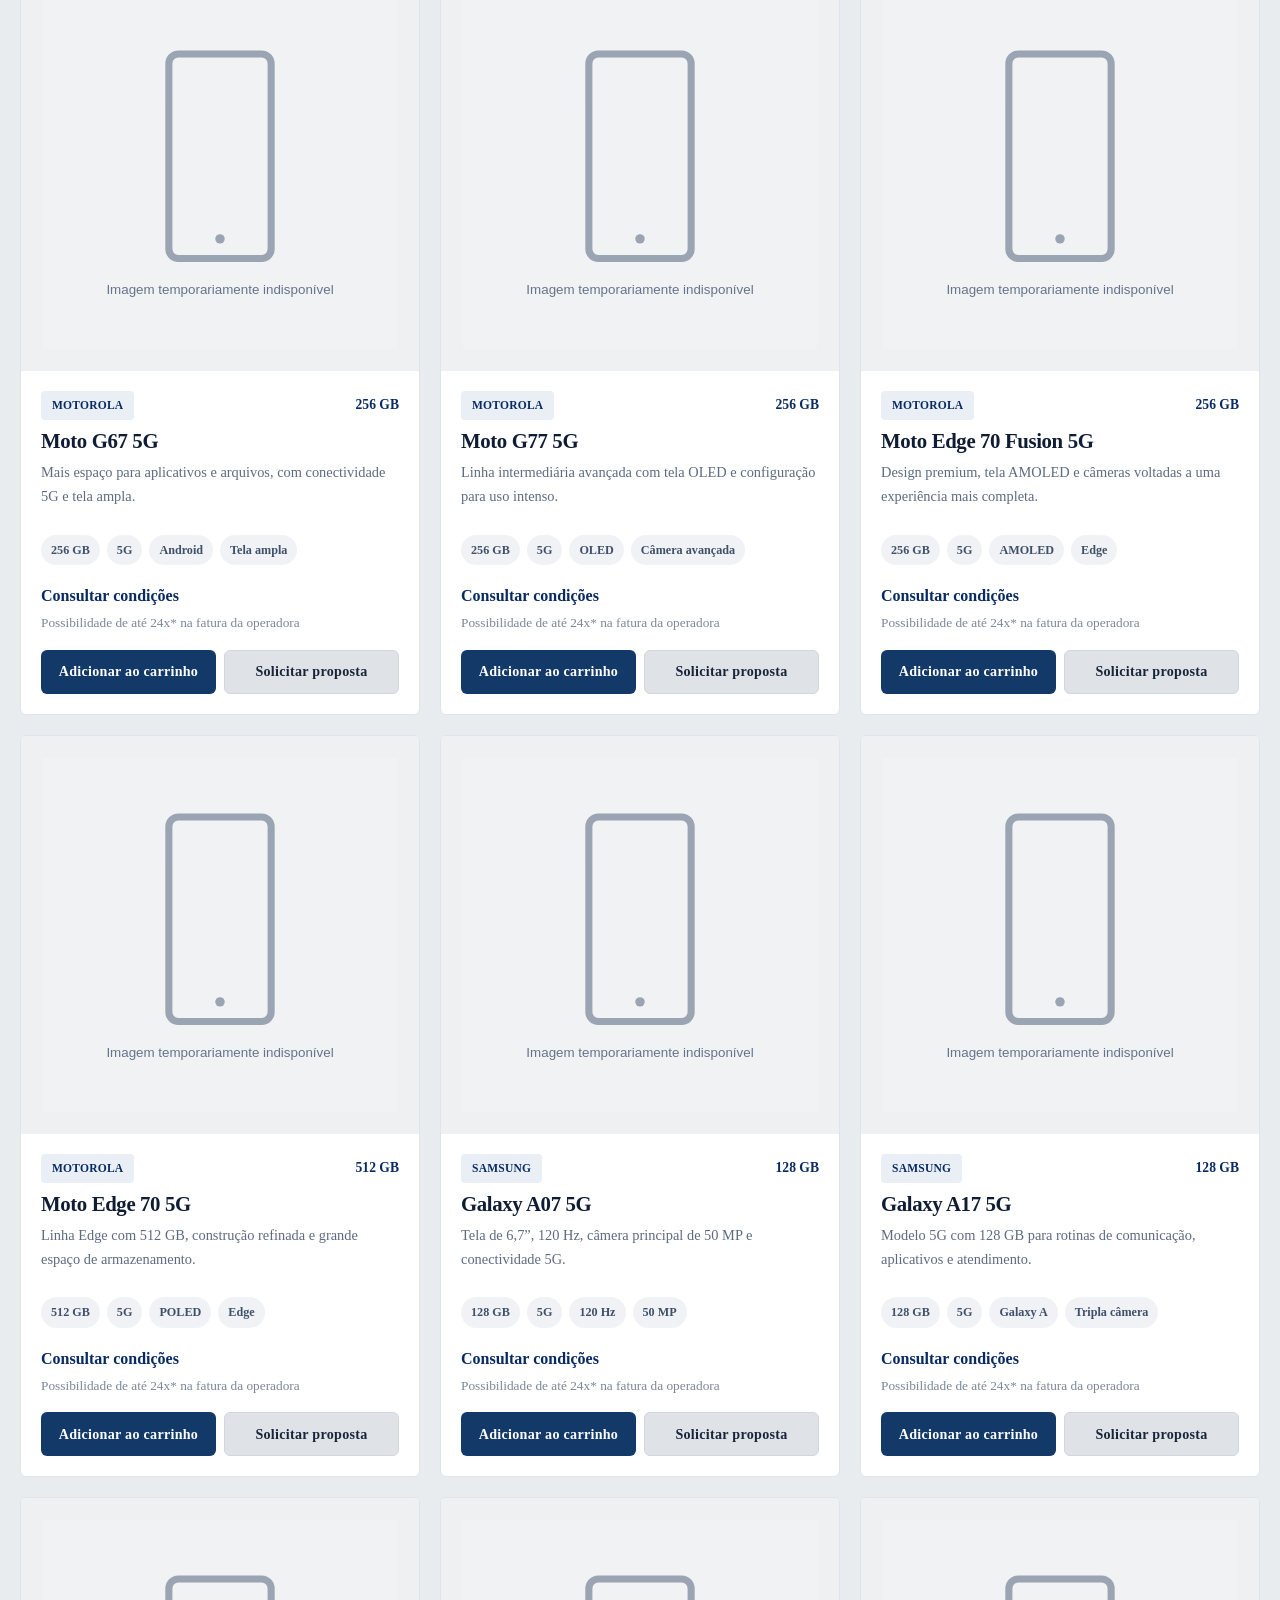
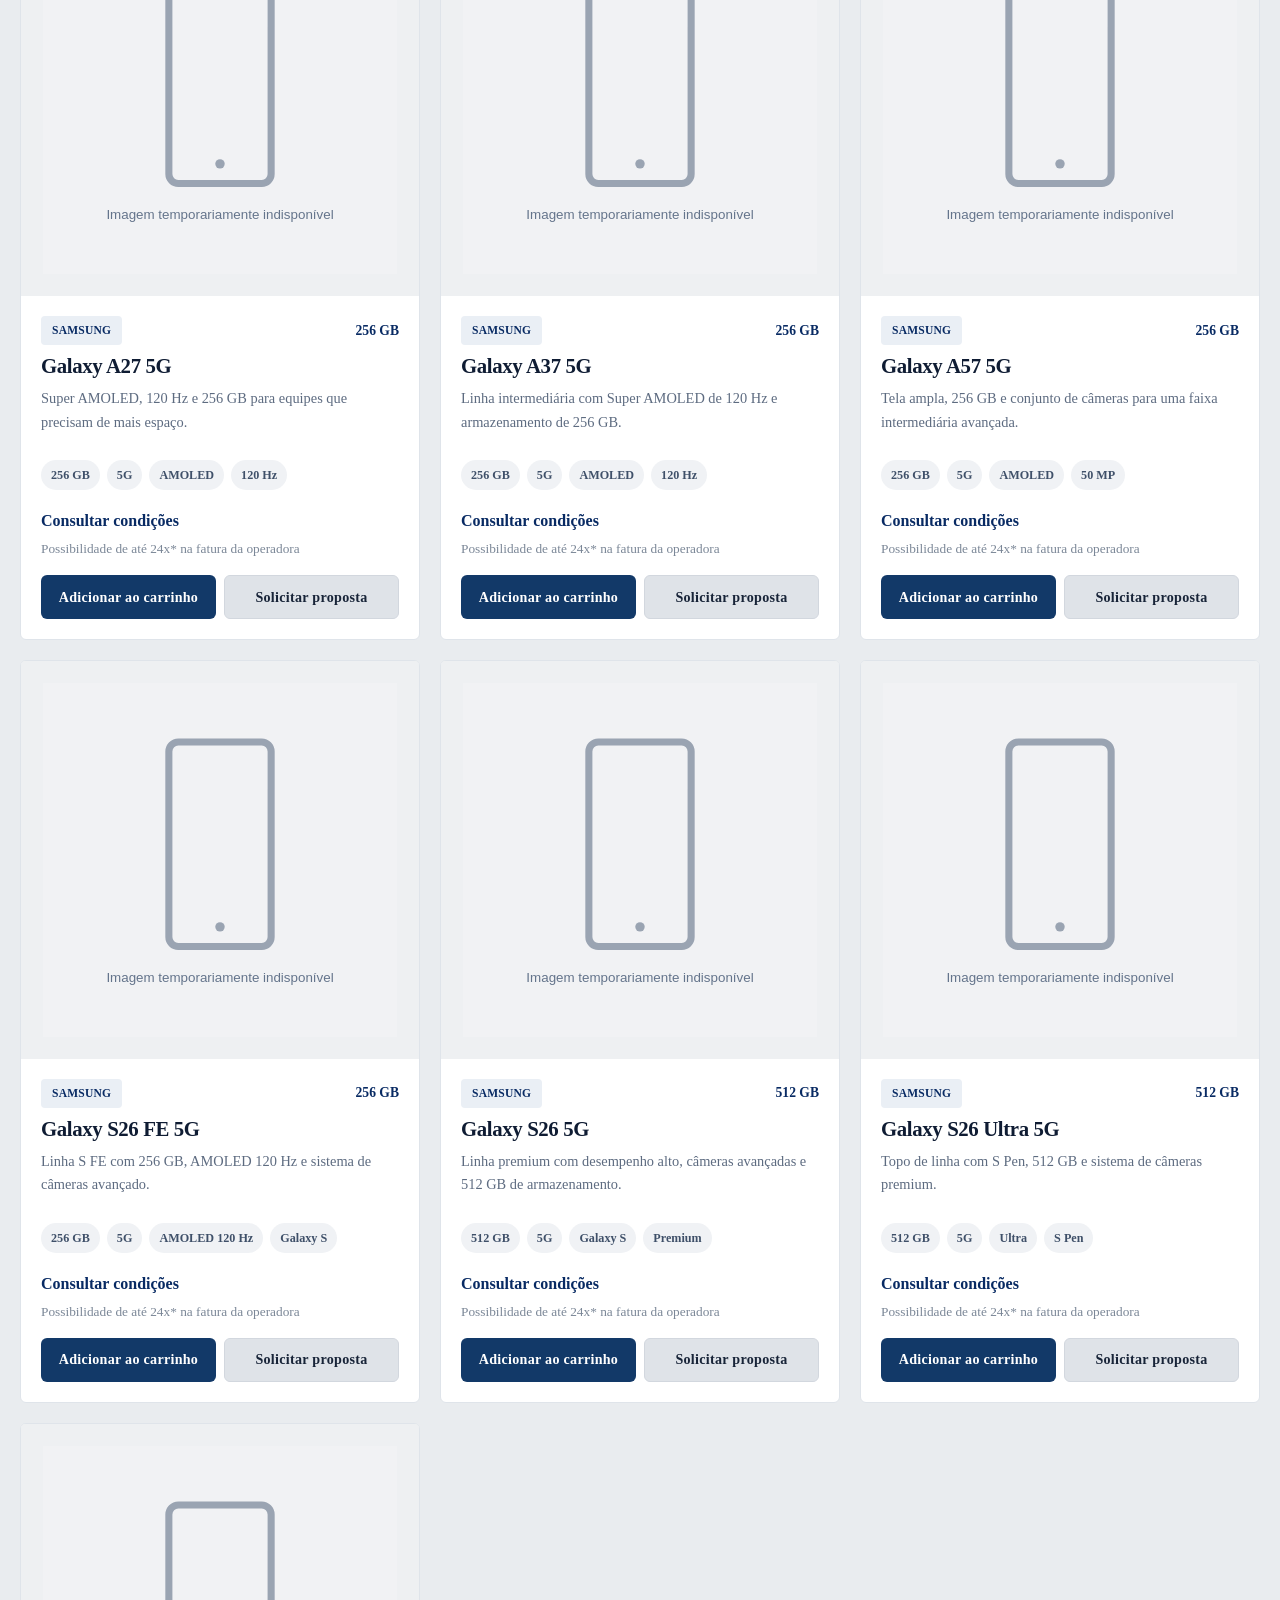
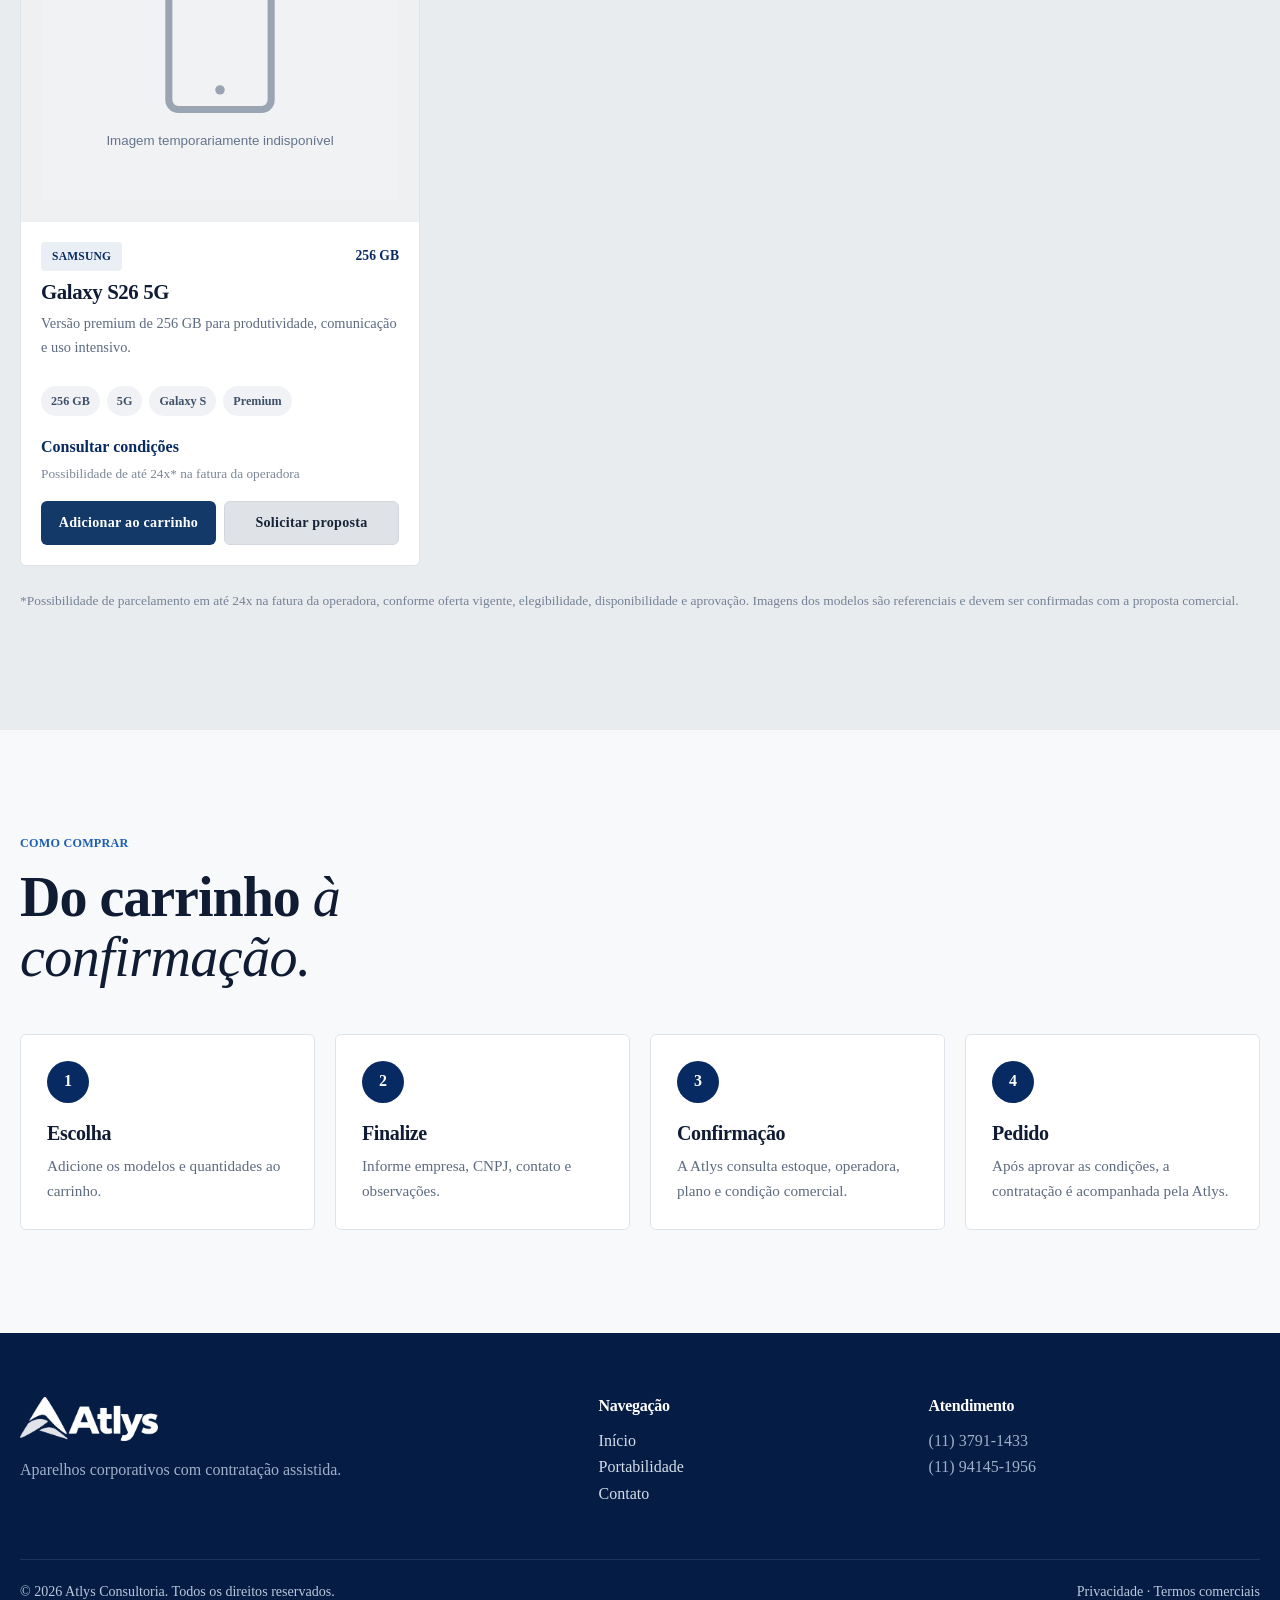
<file: aparelhos.html>
<!doctype html>
<html lang="pt-BR">
<head>
<meta charset="utf-8">
<meta name="viewport" content="width=device-width,initial-scale=1">
<title>Aparelhos celulares para empresas | Atlys Consultoria</title>
<meta name="description" content="Catálogo empresarial de smartphones Apple, Samsung e Motorola. Monte uma solicitação de proposta e confirme disponibilidade e condições com a Atlys.">
<link rel="canonical" href="https://atlysconsultoria.com.br/aparelhos.html">
<meta property="og:title" content="Aparelhos celulares para empresas | Atlys">
<meta property="og:description" content="Apple, Samsung e Motorola com pedido corporativo pelo site.">
<meta property="og:image" content="https://atlysconsultoria.com.br/assets/img/social/og-atlys.jpg">
<meta property="og:image:width" content="1200">
<meta property="og:image:height" content="630">
<meta property="og:locale" content="pt_BR">
<meta name="twitter:card" content="summary_large_image">
<meta name="twitter:image" content="https://atlysconsultoria.com.br/assets/img/social/og-atlys.jpg">
<meta name="robots" content="index,follow,max-image-preview:large">
<link rel="icon" href="assets/img/brand/icon.svg">
<link rel="stylesheet" href="assets/css/styles.css">
</head>
<body>
<header class="site-header">
  <div class="container header-inner">
    <a class="brand" href="index.html" aria-label="Atlys Consultoria — início"><img src="assets/img/brand/logo-tight.png" width="255" height="87" alt="Atlys Consultoria"></a>
    <nav class="nav" aria-label="Principal">
      <div class="nav-drop">
        <button type="button" aria-haspopup="true">Soluções <svg viewBox="0 0 10 10" fill="none" stroke="currentColor" stroke-width="1.8"><path d="M1 3l4 4 4-4"/></svg></button>
        <div class="drop-menu"><a href="portabilidade.html">Portabilidade</a><a href="index.html#servicos">Telefonia móvel</a><a href="index.html#servicos">Internet</a><a href="index.html#servicos">PABX</a><a href="aparelhos.html">Aparelhos celulares</a></div>
      </div>
      <a href="index.html#quem-somos">A Atlys</a>
      <a href="index.html#contato">Contato</a>
      <button class="cart-link" type="button" data-store-action="openCart" aria-label="Abrir carrinho"><svg viewBox="0 0 24 24" fill="none" stroke="currentColor" stroke-width="1.8" stroke-linecap="round" stroke-linejoin="round"><path d="M3 4h2l2.4 10.2a1 1 0 0 0 1 .8h8.3a1 1 0 0 0 1-.76L19.5 8H6.2"/><circle cx="9.5" cy="19" r="1.4"/><circle cx="17" cy="19" r="1.4"/></svg><span class="cart-count">0</span></button>
      <a class="btn primary small" href="https://wa.me/5511941451956" target="_blank" rel="noopener">Falar no WhatsApp</a>
    </nav>
    <button class="menu-btn" id="menuBtn" aria-label="Abrir menu" aria-expanded="false"><svg viewBox="0 0 24 24" fill="none" stroke="currentColor" stroke-width="2" stroke-linecap="round"><path d="M4 7h16M4 12h16M4 17h16"/></svg></button>
  </div>
</header>
<div class="mobile-menu" id="mobileMenu">
  <a href="index.html">Início</a><a href="portabilidade.html">Portabilidade</a><a href="aparelhos.html">Aparelhos celulares</a><a href="index.html#contato">Contato</a>
  <a class="btn primary" href="https://wa.me/5511941451956" target="_blank" rel="noopener">Falar no WhatsApp</a>
</div>

<main>
<section class="page-hero">
  <div class="container store-hero-grid">
    <div>
      <div class="kicker">Aparelhos celulares para empresas</div>
      <h1>Escolha os celulares da sua equipe <em>direto no site.</em></h1>
      <p class="lead">Adicione os aparelhos ao carrinho, informe as quantidades e envie o pedido. A Atlys confirma estoque, plano, valor e parcelamento antes da contratação.</p>
      <div class="hero-actions row"><a class="btn light" href="#catalogo">Ver catálogo</a><a class="btn ghost" href="https://wa.me/5511941451956" target="_blank" rel="noopener">Falar com consultor</a></div>
    </div>
    <div class="store-note">
      <div class="cond24"><strong>Possibilidade de até 24x*</strong><small>Na fatura da operadora, conforme oferta vigente, elegibilidade, disponibilidade e aprovação.</small></div>
      <p style="margin:0">Os preços não ficam fixos na página porque variam por operadora, quantidade, plano, estoque e campanha comercial. Todos os modelos estão com <strong style="color:#fff">condição sob consulta</strong>.</p>
    </div>
  </div>
</section>

<div class="store-toolbar" id="catalogo"><div class="container toolbar-inner">
  <label class="sr-only" for="phoneSearch">Buscar aparelho</label>
  <input class="input search" id="phoneSearch" type="search" placeholder="Buscar iPhone, Galaxy, Moto...">
  <div class="filters" role="group" aria-label="Marca">
    <button class="filter-btn active" data-brand="all">Todos</button><button class="filter-btn" data-brand="Apple">Apple</button><button class="filter-btn" data-brand="Samsung">Samsung</button><button class="filter-btn" data-brand="Motorola">Motorola</button>
  </div>
  <span class="filter-sep" aria-hidden="true"></span>
  <div class="filters" role="group" aria-label="Armazenamento">
    <button class="filter-btn" data-storage="128">128 GB</button><button class="filter-btn" data-storage="256">256 GB</button><button class="filter-btn" data-storage="512">512 GB</button>
  </div>
</div></div>

<section class="section gray">
  <div class="container">
    <div class="phone-grid" id="phoneGrid"></div>
    <p class="notice" style="margin-top:24px">*Possibilidade de parcelamento em até 24x na fatura da operadora, conforme oferta vigente, elegibilidade, disponibilidade e aprovação. Imagens dos modelos são referenciais e devem ser confirmadas com a proposta comercial.</p>
    <div id="orderSent" class="hidden form-card" style="margin-top:24px">
      <h3 style="margin-bottom:8px">Pedido preparado</h3>
      <p>Seu pedido está preparado. Se o WhatsApp não abriu automaticamente, use o link abaixo ou copie os dados e envie para (11) 94145-1956. O carrinho será mantido até você confirmar o envio.</p>
      <pre style="white-space:pre-wrap;background:var(--gray);padding:16px;border-radius:12px;font:inherit;font-size:.88rem"></pre>
      <div class="hero-actions row" style="margin-top:16px">
        <a class="btn primary small" id="orderWhatsAppLink" href="https://wa.me/5511941451956" target="_blank" rel="noopener">Abrir WhatsApp com meu pedido</a>
        <button class="btn secondary small" type="button" data-store-action="copyOrder">Copiar pedido</button>
        <button class="btn secondary small" type="button" data-store-action="clearCart">Já enviei — limpar carrinho</button>
      </div>
      <span id="copyOrderStatus" class="notice" role="status" aria-live="polite"></span>
    </div>
  </div>
</section>

<section class="section white">
  <div class="container">
    <div class="section-head"><div><div class="eyebrow">Como comprar</div><h2>Do carrinho <em>à confirmação.</em></h2></div></div>
    <div class="steps">
      <div class="step"><span>1</span><h3>Escolha</h3><p>Adicione os modelos e quantidades ao carrinho.</p></div>
      <div class="step"><span>2</span><h3>Finalize</h3><p>Informe empresa, CNPJ, contato e observações.</p></div>
      <div class="step"><span>3</span><h3>Confirmação</h3><p>A Atlys consulta estoque, operadora, plano e condição comercial.</p></div>
      <div class="step"><span>4</span><h3>Pedido</h3><p>Após aprovar as condições, a contratação é acompanhada pela Atlys.</p></div>
    </div>
  </div>
</section>
</main>

<footer class="footer"><div class="container">
  <div class="footer-grid">
    <div><a class="brand" href="index.html"><img src="assets/img/brand/logo-white.png" width="255" height="87" alt="Atlys"></a><p style="margin-top:16px">Aparelhos corporativos com contratação assistida.</p></div>
    <div><h4>Navegação</h4><p><a href="index.html">Início</a><br><a href="portabilidade.html">Portabilidade</a><br><a href="index.html#contato">Contato</a></p></div>
    <div><h4>Atendimento</h4><p>(11) 3791-1433<br>(11) 94145-1956</p></div>
  </div>
  <div class="footer-bottom"><span>© 2026 Atlys Consultoria. Todos os direitos reservados.</span><span><a href="privacidade.html">Privacidade</a> · <a href="termos.html">Termos comerciais</a></span></div>
</div></footer>

<button class="cart-fab" type="button" data-store-action="openCart" aria-label="Abrir carrinho"><svg viewBox="0 0 24 24" fill="none" stroke="currentColor" stroke-width="1.9" stroke-linecap="round" stroke-linejoin="round"><path d="M3 4h2l2.4 10.2a1 1 0 0 0 1 .8h8.3a1 1 0 0 0 1-.76L19.5 8H6.2"/><circle cx="9.5" cy="19" r="1.4"/><circle cx="17" cy="19" r="1.4"/></svg>Carrinho <span class="cart-count">0</span></button>

<div class="cart-backdrop" id="cartBackdrop"></div>
<aside class="cart-drawer" id="cartDrawer" role="dialog" aria-modal="true" aria-labelledby="cartTitle" aria-hidden="true" inert>
  <div class="cart-head"><div><strong id="cartTitle">Seu pedido</strong><div class="notice">Sem preço fixo: condição confirmada antes da compra.</div></div><button class="cart-close" type="button" data-store-action="closeCart" aria-label="Fechar carrinho">×</button></div>
  <div class="cart-summary" id="cartSummary"></div>
  <div class="cart-list" id="cartList"></div>
  <div class="cart-foot"><p>*Disponibilidade, valor e parcelamento dependem da operadora, estoque e aprovação.</p><button class="btn primary full" type="button" data-store-action="openCheckout">Solicitar proposta</button></div>
</aside>

<div class="checkout-modal" id="checkoutModal" role="dialog" aria-modal="true" aria-labelledby="coTitle" aria-hidden="true" inert>
  <div class="checkout-box">
    <div style="display:flex;justify-content:space-between;gap:20px;align-items:start"><div><div class="eyebrow">Solicitar proposta</div><h2 id="coTitle" style="font-size:2rem">Dados da empresa</h2></div><button class="cart-close" type="button" data-store-action="closeCheckout" aria-label="Fechar">×</button></div>
    <div class="order-summary" id="orderSummary"></div>
    <div class="security-note"><span aria-hidden="true">▣</span><span>CNPJ e CEP podem ser consultados em bases públicas para reduzir erros de digitação. Dados pessoais do pedido não são gravados em localStorage.</span></div>
    <form class="form-grid" id="checkoutForm">
      <label class="sr-only" for="c-emp">Empresa</label><input class="input" id="c-emp" name="empresa" placeholder="Empresa" required autocomplete="organization">
      <label class="sr-only" for="c-cnpj">CNPJ</label><div><input class="input" id="c-cnpj" name="cnpj" placeholder="CNPJ" required autocomplete="off" aria-describedby="cnpjStatus"><small class="field-status" id="cnpjStatus" role="status" aria-live="polite"></small></div>
      <label class="sr-only" for="c-nome">Nome do responsável</label><input class="input" id="c-nome" name="nome" placeholder="Nome do responsável" required autocomplete="name">
      <label class="sr-only" for="c-wa">WhatsApp</label><input class="input" id="c-wa" name="whatsapp" placeholder="WhatsApp com DDD" required autocomplete="tel">
      <label class="sr-only" for="c-mail">E-mail</label><input class="input full" id="c-mail" name="email" type="email" placeholder="E-mail profissional" autocomplete="email">
      <label class="sr-only" for="c-cep">CEP</label><div><input class="input" id="c-cep" name="cep" placeholder="CEP" inputmode="numeric" autocomplete="postal-code" aria-describedby="cepStatus"><small class="field-status" id="cepStatus" role="status" aria-live="polite"></small></div>
      <label class="sr-only" for="c-end">Endereço</label><input class="input" id="c-end" name="endereco" placeholder="Endereço / bairro" autocomplete="street-address">
      <label class="sr-only" for="c-cid">Cidade</label><input class="input" id="c-cid" name="cidade" placeholder="Cidade" required autocomplete="address-level2">
      <label class="sr-only" for="c-uf">Estado</label>
      <select class="select" id="c-uf" name="estado" required><option value="">Estado</option><option>AC</option><option>AL</option><option>AP</option><option>AM</option><option>BA</option><option>CE</option><option>DF</option><option>ES</option><option>GO</option><option>MA</option><option>MT</option><option>MS</option><option>MG</option><option>PA</option><option>PB</option><option>PR</option><option>PE</option><option>PI</option><option>RJ</option><option>RN</option><option>RS</option><option>RO</option><option>RR</option><option>SC</option><option selected>SP</option><option>SE</option><option>TO</option></select>
      <label class="sr-only" for="c-op">Operadora atual</label><input class="input" id="c-op" name="operadora" placeholder="Operadora atual">
      <label class="sr-only" for="c-li">Quantidade de linhas</label><input class="input" id="c-li" name="linhas" type="number" min="0" placeholder="Quantidade de linhas">
      <label class="check-row full"><input type="checkbox" name="portabilidade" value="1"> Tenho interesse em portabilidade</label>
      <label class="sr-only" for="c-obs">Observações</label><textarea class="textarea full" id="c-obs" name="obs" rows="3" placeholder="Observações: plano, prazo, cores, etc."></textarea>
      <div class="full"><p class="notice">Ao finalizar, o pedido completo é preparado e o WhatsApp da Atlys é aberto para confirmação de estoque, valores e contratação.</p><div class="field-status" id="checkoutStatus" role="status" aria-live="polite"></div><button class="btn primary full" type="submit">Solicitar proposta e abrir WhatsApp</button></div>
    </form>
  </div>
</div>

<script src="assets/js/products.js"></script>
<script src="assets/js/security.js"></script>
<script src="assets/js/app.js"></script>
<script src="assets/js/apis.js"></script>
<script src="assets/js/store.js"></script>
</body>
</html>
</file>
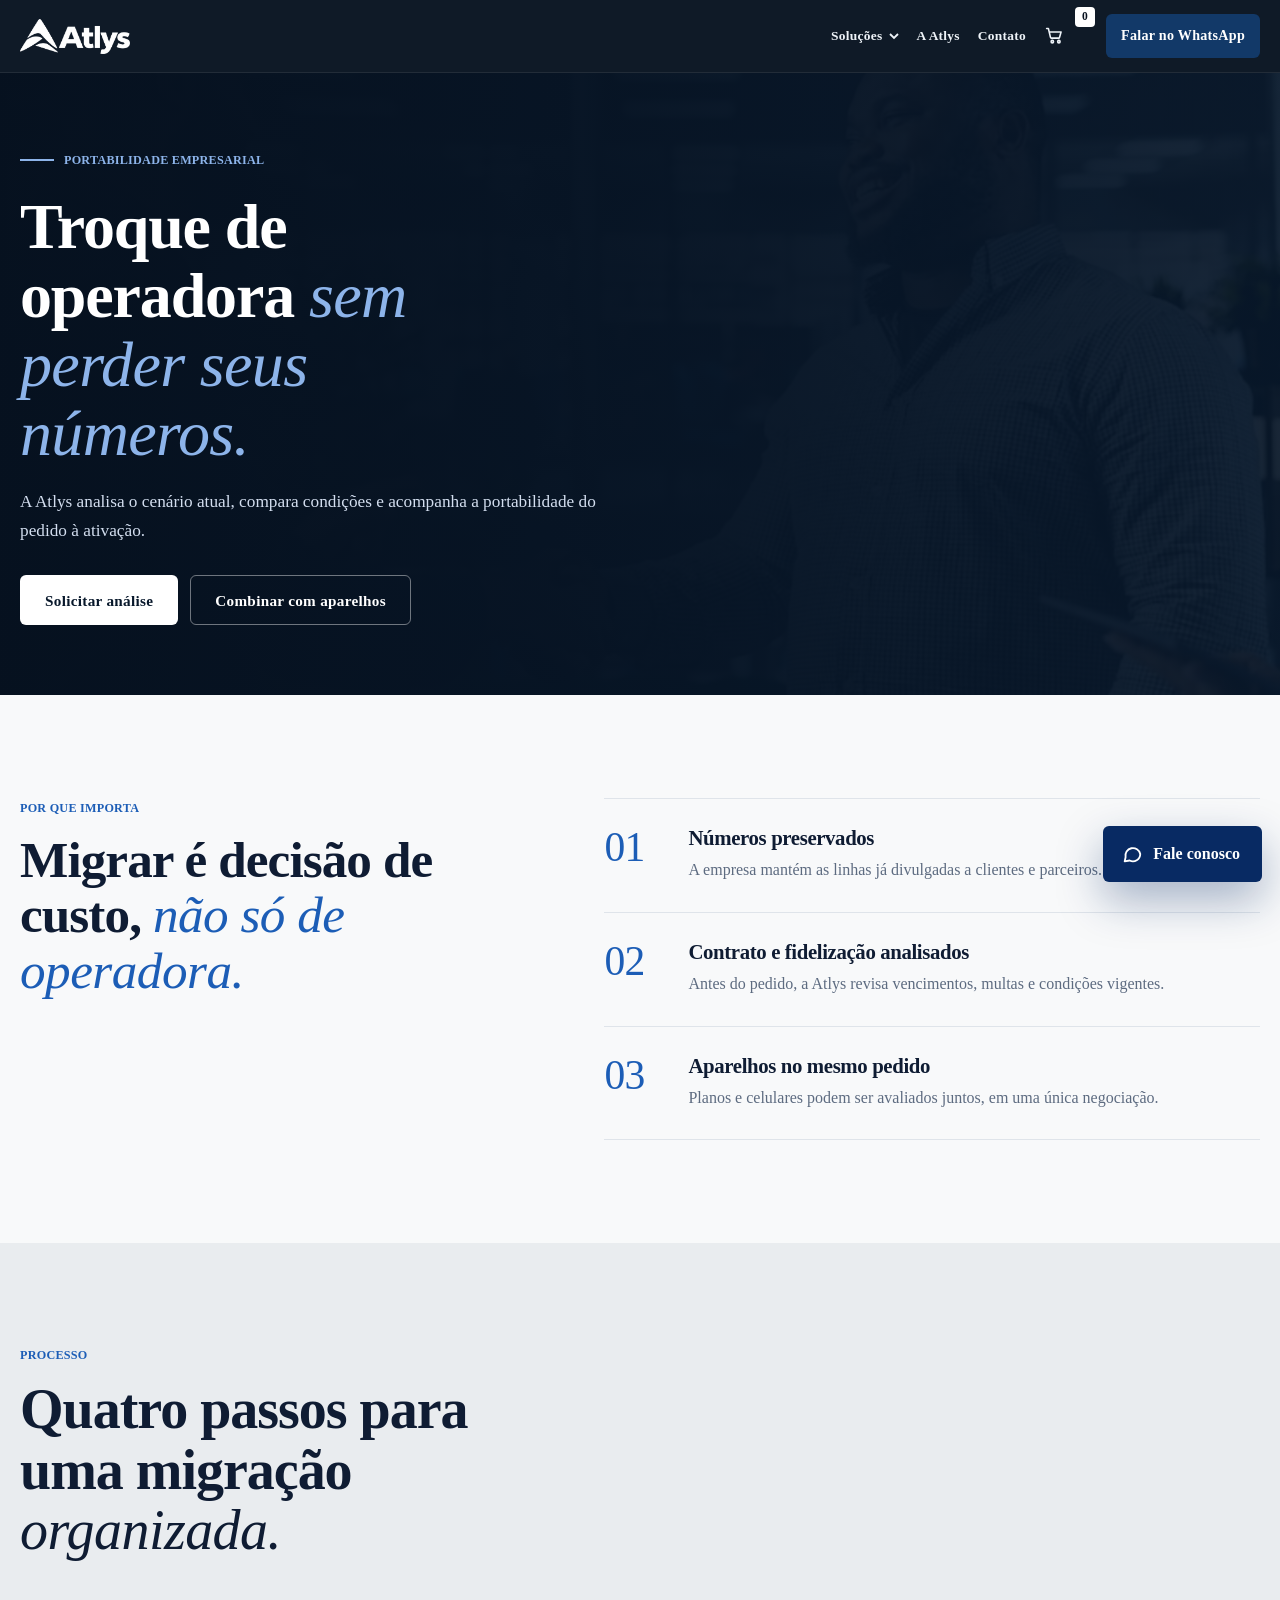
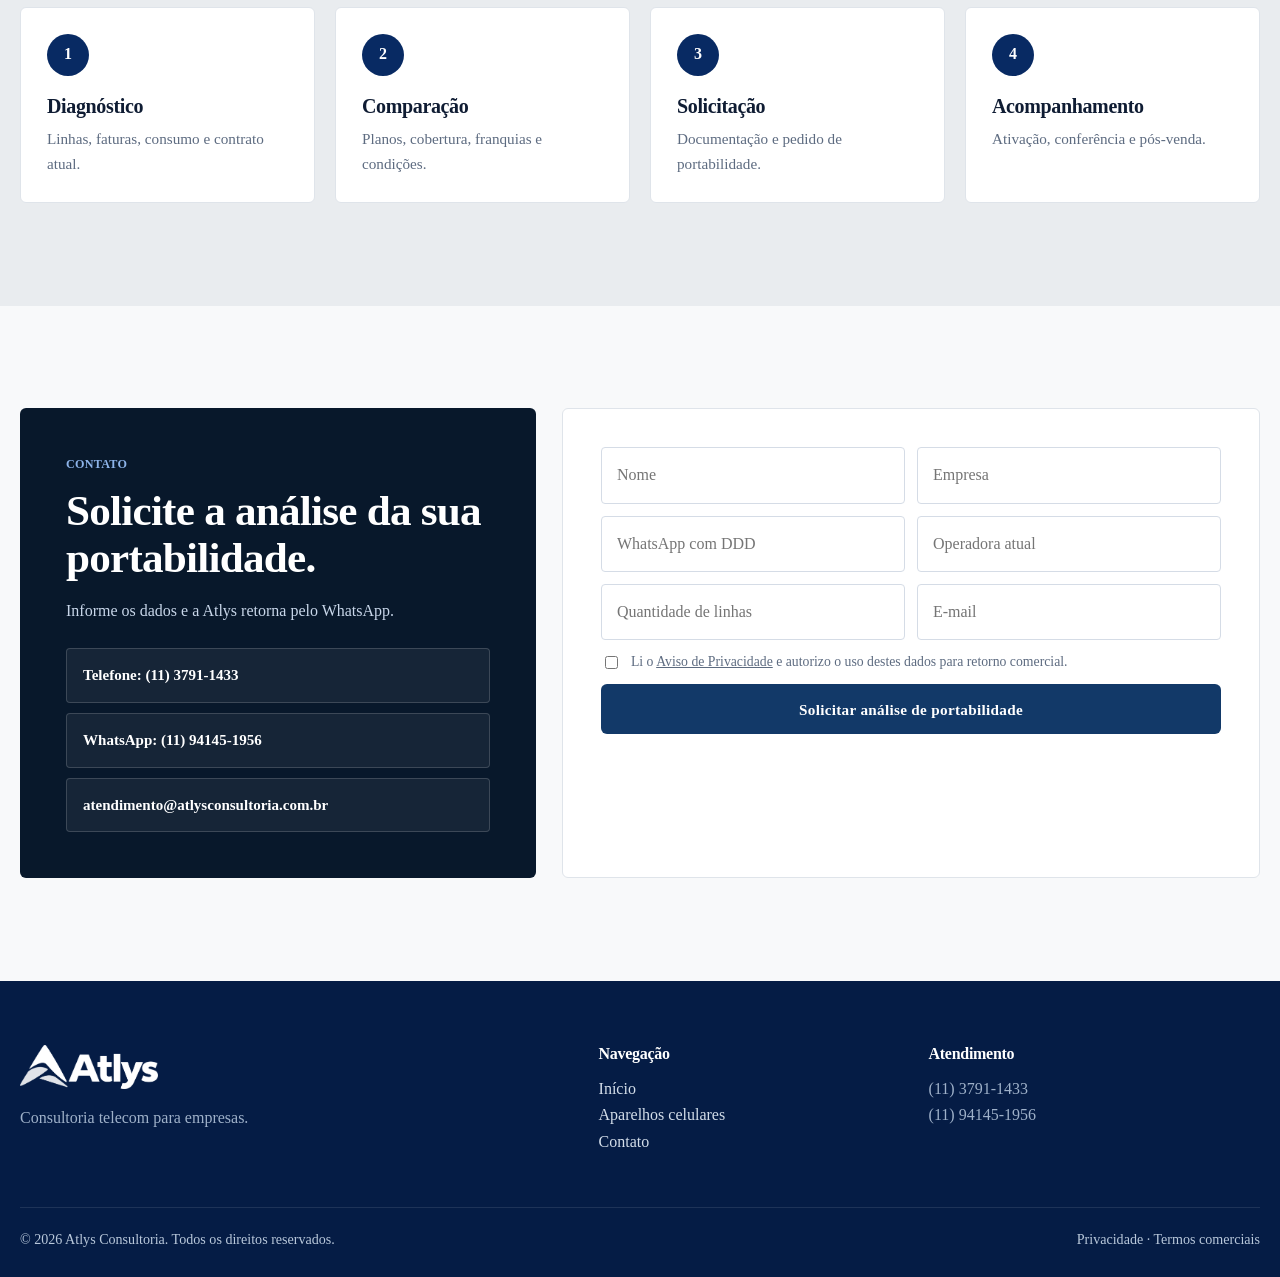
<file: portabilidade.html>
<!doctype html>
<html lang="pt-BR">
<head>
<meta charset="utf-8">
<meta name="viewport" content="width=device-width,initial-scale=1">
<title>Portabilidade empresarial | Atlys Consultoria</title>
<meta name="description" content="Troque de operadora sem perder os números da empresa. A Atlys analisa contratos, compara condições e acompanha a portabilidade da solicitação à ativação.">
<link rel="canonical" href="https://atlysconsultoria.com.br/portabilidade.html">
<meta property="og:title" content="Portabilidade empresarial | Atlys">
<meta property="og:description" content="Mantenha seus números e compare condições antes de migrar.">
<meta property="og:image" content="https://atlysconsultoria.com.br/assets/img/social/og-atlys.jpg">
<meta property="og:image:width" content="1200">
<meta property="og:image:height" content="630">
<meta property="og:locale" content="pt_BR">
<meta name="twitter:card" content="summary_large_image">
<meta name="twitter:image" content="https://atlysconsultoria.com.br/assets/img/social/og-atlys.jpg">
<meta name="robots" content="index,follow,max-image-preview:large">
<link rel="icon" href="assets/img/brand/icon.svg">
<link rel="stylesheet" href="assets/css/styles.css">
</head>
<body>
<header class="site-header">
  <div class="container header-inner">
    <a class="brand" href="index.html" aria-label="Atlys Consultoria — início"><img src="assets/img/brand/logo-tight.png" width="255" height="87" alt="Atlys Consultoria"></a>
    <nav class="nav" aria-label="Principal">
      <div class="nav-drop">
        <button type="button" aria-haspopup="true">Soluções <svg viewBox="0 0 10 10" fill="none" stroke="currentColor" stroke-width="1.8"><path d="M1 3l4 4 4-4"/></svg></button>
        <div class="drop-menu"><a href="portabilidade.html">Portabilidade</a><a href="index.html#servicos">Telefonia móvel</a><a href="index.html#servicos">Internet</a><a href="index.html#servicos">PABX</a><a href="aparelhos.html">Aparelhos celulares</a></div>
      </div>
      <a href="index.html#quem-somos">A Atlys</a>
      <a href="index.html#contato">Contato</a>
      <a class="cart-link" href="aparelhos.html?cart=1" aria-label="Abrir carrinho de aparelhos"><svg viewBox="0 0 24 24" fill="none" stroke="currentColor" stroke-width="1.8" stroke-linecap="round" stroke-linejoin="round"><path d="M3 4h2l2.4 10.2a1 1 0 0 0 1 .8h8.3a1 1 0 0 0 1-.76L19.5 8H6.2"/><circle cx="9.5" cy="19" r="1.4"/><circle cx="17" cy="19" r="1.4"/></svg><span class="cart-count">0</span></a>
      <a class="btn primary small" href="https://wa.me/5511941451956" target="_blank" rel="noopener">Falar no WhatsApp</a>
    </nav>
    <button class="menu-btn" id="menuBtn" aria-label="Abrir menu" aria-expanded="false"><svg viewBox="0 0 24 24" fill="none" stroke="currentColor" stroke-width="2" stroke-linecap="round"><path d="M4 7h16M4 12h16M4 17h16"/></svg></button>
  </div>
</header>
<div class="mobile-menu" id="mobileMenu">
  <a href="index.html">Início</a><a href="aparelhos.html">Aparelhos celulares</a><a href="index.html#contato">Contato</a>
  <a class="btn primary" href="https://wa.me/5511941451956" target="_blank" rel="noopener">Falar no WhatsApp</a>
</div>

<main>
<section class="page-hero portability-page-hero">
  <div class="container">
    <div class="kicker">Portabilidade empresarial</div>
    <h1>Troque de operadora <em>sem perder seus números.</em></h1>
    <p class="lead">A Atlys analisa o cenário atual, compara condições e acompanha a portabilidade do pedido à ativação.</p>
    <div class="hero-actions row"><a class="btn light" href="#contato">Solicitar análise</a><a class="btn ghost" href="aparelhos.html">Combinar com aparelhos</a></div>
  </div>
</section>

<section class="section white">
  <div class="container who">
    <div><div class="eyebrow">Por que importa</div><h2>Migrar é decisão de custo, <em>não só de operadora.</em></h2></div>
    <div class="who-list">
      <div class="who-item"><span class="n">01</span><div><h3>Números preservados</h3><p>A empresa mantém as linhas já divulgadas a clientes e parceiros.</p></div></div>
      <div class="who-item"><span class="n">02</span><div><h3>Contrato e fidelização analisados</h3><p>Antes do pedido, a Atlys revisa vencimentos, multas e condições vigentes.</p></div></div>
      <div class="who-item"><span class="n">03</span><div><h3>Aparelhos no mesmo pedido</h3><p>Planos e celulares podem ser avaliados juntos, em uma única negociação.</p></div></div>
    </div>
  </div>
</section>

<section class="section gray">
  <div class="container">
    <div class="section-head"><div><div class="eyebrow">Processo</div><h2>Quatro passos para uma migração <em>organizada.</em></h2></div></div>
    <div class="steps">
      <div class="step"><span>1</span><h3>Diagnóstico</h3><p>Linhas, faturas, consumo e contrato atual.</p></div>
      <div class="step"><span>2</span><h3>Comparação</h3><p>Planos, cobertura, franquias e condições.</p></div>
      <div class="step"><span>3</span><h3>Solicitação</h3><p>Documentação e pedido de portabilidade.</p></div>
      <div class="step"><span>4</span><h3>Acompanhamento</h3><p>Ativação, conferência e pós-venda.</p></div>
    </div>
  </div>
</section>

<section class="section white" id="contato">
  <div class="container contact-grid">
    <div class="contact-card"><div class="eyebrow" style="color:var(--sky)">Contato</div><h2>Solicite a análise da sua portabilidade.</h2><p style="margin-top:16px">Informe os dados e a Atlys retorna pelo WhatsApp.</p>
      <div class="contact-list"><a href="tel:+551137911433">Telefone: (11) 3791-1433</a><a href="https://wa.me/5511941451956" target="_blank" rel="noopener">WhatsApp: (11) 94145-1956</a><a href="mailto:atendimento@atlysconsultoria.com.br">atendimento@atlysconsultoria.com.br</a></div></div>
    <div class="form-card">
      <form class="form-grid" data-whatsapp>
        <label class="sr-only" for="p-nome">Nome</label><input class="input" id="p-nome" name="Nome" placeholder="Nome" required>
        <label class="sr-only" for="p-emp">Empresa</label><input class="input" id="p-emp" name="Empresa" placeholder="Empresa" required>
        <label class="sr-only" for="p-tel">WhatsApp</label><input class="input" id="p-tel" name="WhatsApp" placeholder="WhatsApp com DDD" required>
        <label class="sr-only" for="p-op">Operadora atual</label><input class="input" id="p-op" name="Operadora atual" placeholder="Operadora atual">
        <label class="sr-only" for="p-li">Linhas</label><input class="input" id="p-li" name="Quantidade de linhas" type="number" min="0" placeholder="Quantidade de linhas">
        <label class="sr-only" for="p-mail">E-mail</label><input class="input" id="p-mail" name="E-mail" type="email" placeholder="E-mail">
        <input type="hidden" name="Assunto" value="Portabilidade empresarial">
        <label class="consent full"><input type="checkbox" name="Consentimento" value="Sim" required> <span>Li o <a href="privacidade.html" target="_blank">Aviso de Privacidade</a> e autorizo o uso destes dados para retorno comercial.</span></label><button class="btn primary full" type="submit">Solicitar análise de portabilidade</button>
      </form>
    </div>
  </div>
</section>
</main>

<footer class="footer"><div class="container">
  <div class="footer-grid">
    <div><a class="brand" href="index.html"><img src="assets/img/brand/logo-white.png" width="255" height="87" alt="Atlys"></a><p style="margin-top:16px">Consultoria telecom para empresas.</p></div>
    <div><h4>Navegação</h4><p><a href="index.html">Início</a><br><a href="aparelhos.html">Aparelhos celulares</a><br><a href="index.html#contato">Contato</a></p></div>
    <div><h4>Atendimento</h4><p>(11) 3791-1433<br>(11) 94145-1956</p></div>
  </div>
  <div class="footer-bottom"><span>© 2026 Atlys Consultoria. Todos os direitos reservados.</span><span><a href="privacidade.html">Privacidade</a> · <a href="termos.html">Termos comerciais</a></span></div>
</div></footer>
<script src="assets/js/security.js"></script>
<script src="assets/js/app.js"></script>
</body>
</html>
</file>
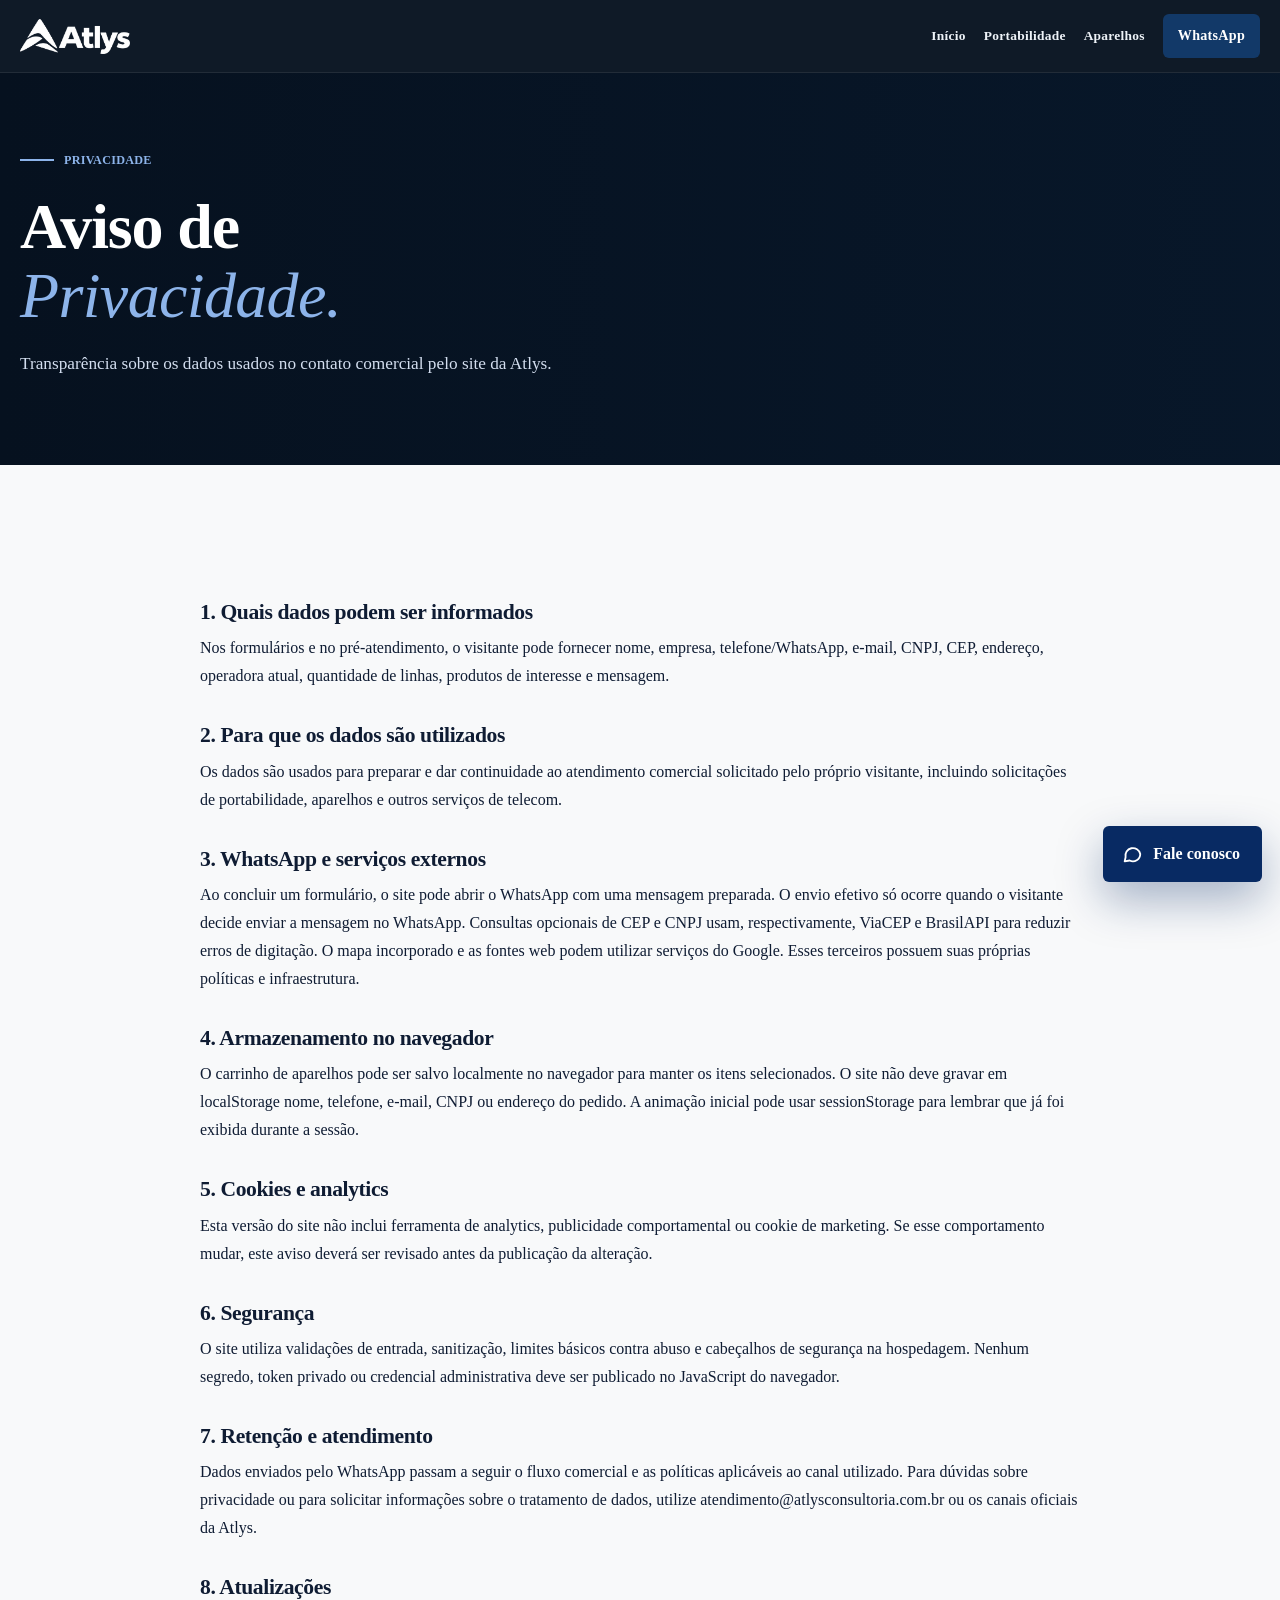
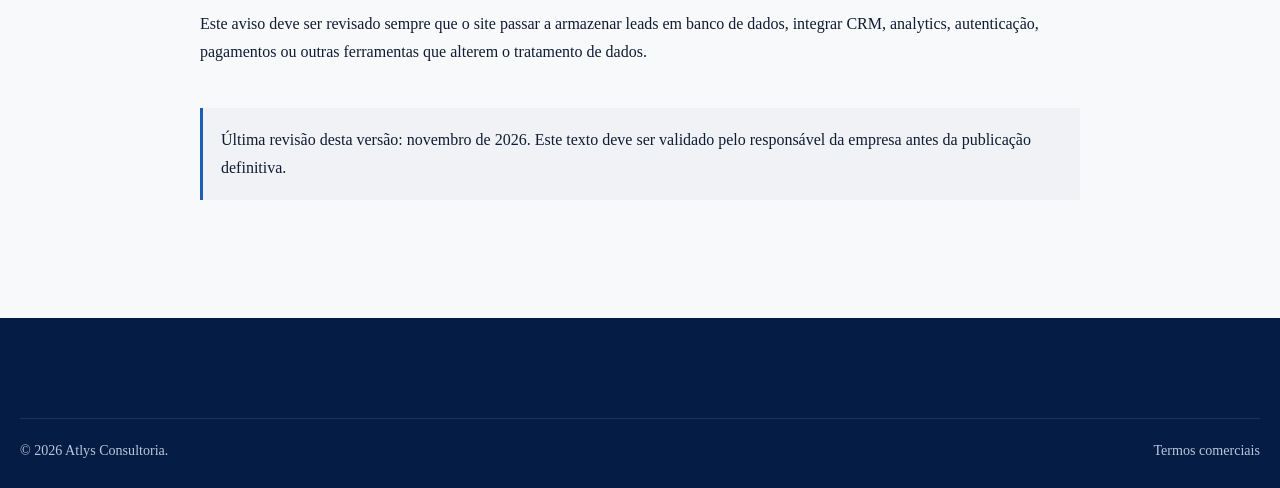
<file: privacidade.html>
<!doctype html><html lang="pt-BR"><head><meta charset="utf-8"><meta name="viewport" content="width=device-width,initial-scale=1"><title>Aviso de Privacidade | Atlys Consultoria</title><meta name="description" content="Aviso de Privacidade da Atlys Consultoria para contatos, solicitações comerciais e uso do site."><link rel="canonical" href="https://atlysconsultoria.com.br/privacidade.html"><meta name="robots" content="index,follow"><meta property="og:title" content="Aviso de Privacidade | Atlys Consultoria"><meta property="og:description" content="Saiba como os dados informados no site são utilizados no atendimento comercial."><meta property="og:image" content="https://atlysconsultoria.com.br/assets/img/social/og-atlys.jpg"><meta name="twitter:card" content="summary_large_image"><link rel="icon" href="assets/img/brand/icon.svg"><link rel="stylesheet" href="assets/css/styles.css"></head><body>
<header class="site-header"><div class="container header-inner"><a class="brand" href="index.html"><img src="assets/img/brand/logo-tight.png" width="255" height="87" alt="Atlys Consultoria"></a><nav class="nav"><a href="index.html">Início</a><a href="portabilidade.html">Portabilidade</a><a href="aparelhos.html">Aparelhos</a><a class="btn primary small" href="https://wa.me/5511941451956" target="_blank" rel="noopener">WhatsApp</a></nav><button class="menu-btn" id="menuBtn" aria-label="Abrir menu" aria-expanded="false">Menu</button></div></header><div class="mobile-menu" id="mobileMenu"><a href="index.html">Início</a><a href="portabilidade.html">Portabilidade</a><a href="aparelhos.html">Aparelhos</a></div>
<main><section class="page-hero"><div class="container"><div class="kicker">Privacidade</div><h1>Aviso de <em>Privacidade.</em></h1><p class="lead">Transparência sobre os dados usados no contato comercial pelo site da Atlys.</p></div></section><section class="section white"><div class="container legal-copy">
<h2>1. Quais dados podem ser informados</h2><p>Nos formulários e no pré-atendimento, o visitante pode fornecer nome, empresa, telefone/WhatsApp, e-mail, CNPJ, CEP, endereço, operadora atual, quantidade de linhas, produtos de interesse e mensagem.</p>
<h2>2. Para que os dados são utilizados</h2><p>Os dados são usados para preparar e dar continuidade ao atendimento comercial solicitado pelo próprio visitante, incluindo solicitações de portabilidade, aparelhos e outros serviços de telecom.</p>
<h2>3. WhatsApp e serviços externos</h2><p>Ao concluir um formulário, o site pode abrir o WhatsApp com uma mensagem preparada. O envio efetivo só ocorre quando o visitante decide enviar a mensagem no WhatsApp. Consultas opcionais de CEP e CNPJ usam, respectivamente, ViaCEP e BrasilAPI para reduzir erros de digitação. O mapa incorporado e as fontes web podem utilizar serviços do Google. Esses terceiros possuem suas próprias políticas e infraestrutura.</p>
<h2>4. Armazenamento no navegador</h2><p>O carrinho de aparelhos pode ser salvo localmente no navegador para manter os itens selecionados. O site não deve gravar em localStorage nome, telefone, e-mail, CNPJ ou endereço do pedido. A animação inicial pode usar sessionStorage para lembrar que já foi exibida durante a sessão.</p>
<h2>5. Cookies e analytics</h2><p>Esta versão do site não inclui ferramenta de analytics, publicidade comportamental ou cookie de marketing. Se esse comportamento mudar, este aviso deverá ser revisado antes da publicação da alteração.</p>
<h2>6. Segurança</h2><p>O site utiliza validações de entrada, sanitização, limites básicos contra abuso e cabeçalhos de segurança na hospedagem. Nenhum segredo, token privado ou credencial administrativa deve ser publicado no JavaScript do navegador.</p>
<h2>7. Retenção e atendimento</h2><p>Dados enviados pelo WhatsApp passam a seguir o fluxo comercial e as políticas aplicáveis ao canal utilizado. Para dúvidas sobre privacidade ou para solicitar informações sobre o tratamento de dados, utilize atendimento@atlysconsultoria.com.br ou os canais oficiais da Atlys.</p>
<h2>8. Atualizações</h2><p>Este aviso deve ser revisado sempre que o site passar a armazenar leads em banco de dados, integrar CRM, analytics, autenticação, pagamentos ou outras ferramentas que alterem o tratamento de dados.</p>
<p class="legal-note">Última revisão desta versão: novembro de 2026. Este texto deve ser validado pelo responsável da empresa antes da publicação definitiva.</p>
</div></section></main><footer class="footer"><div class="container"><div class="footer-bottom"><span>© 2026 Atlys Consultoria.</span><span><a href="termos.html">Termos comerciais</a></span></div></div></footer><script src="assets/js/app.js"></script></body></html>
</file>
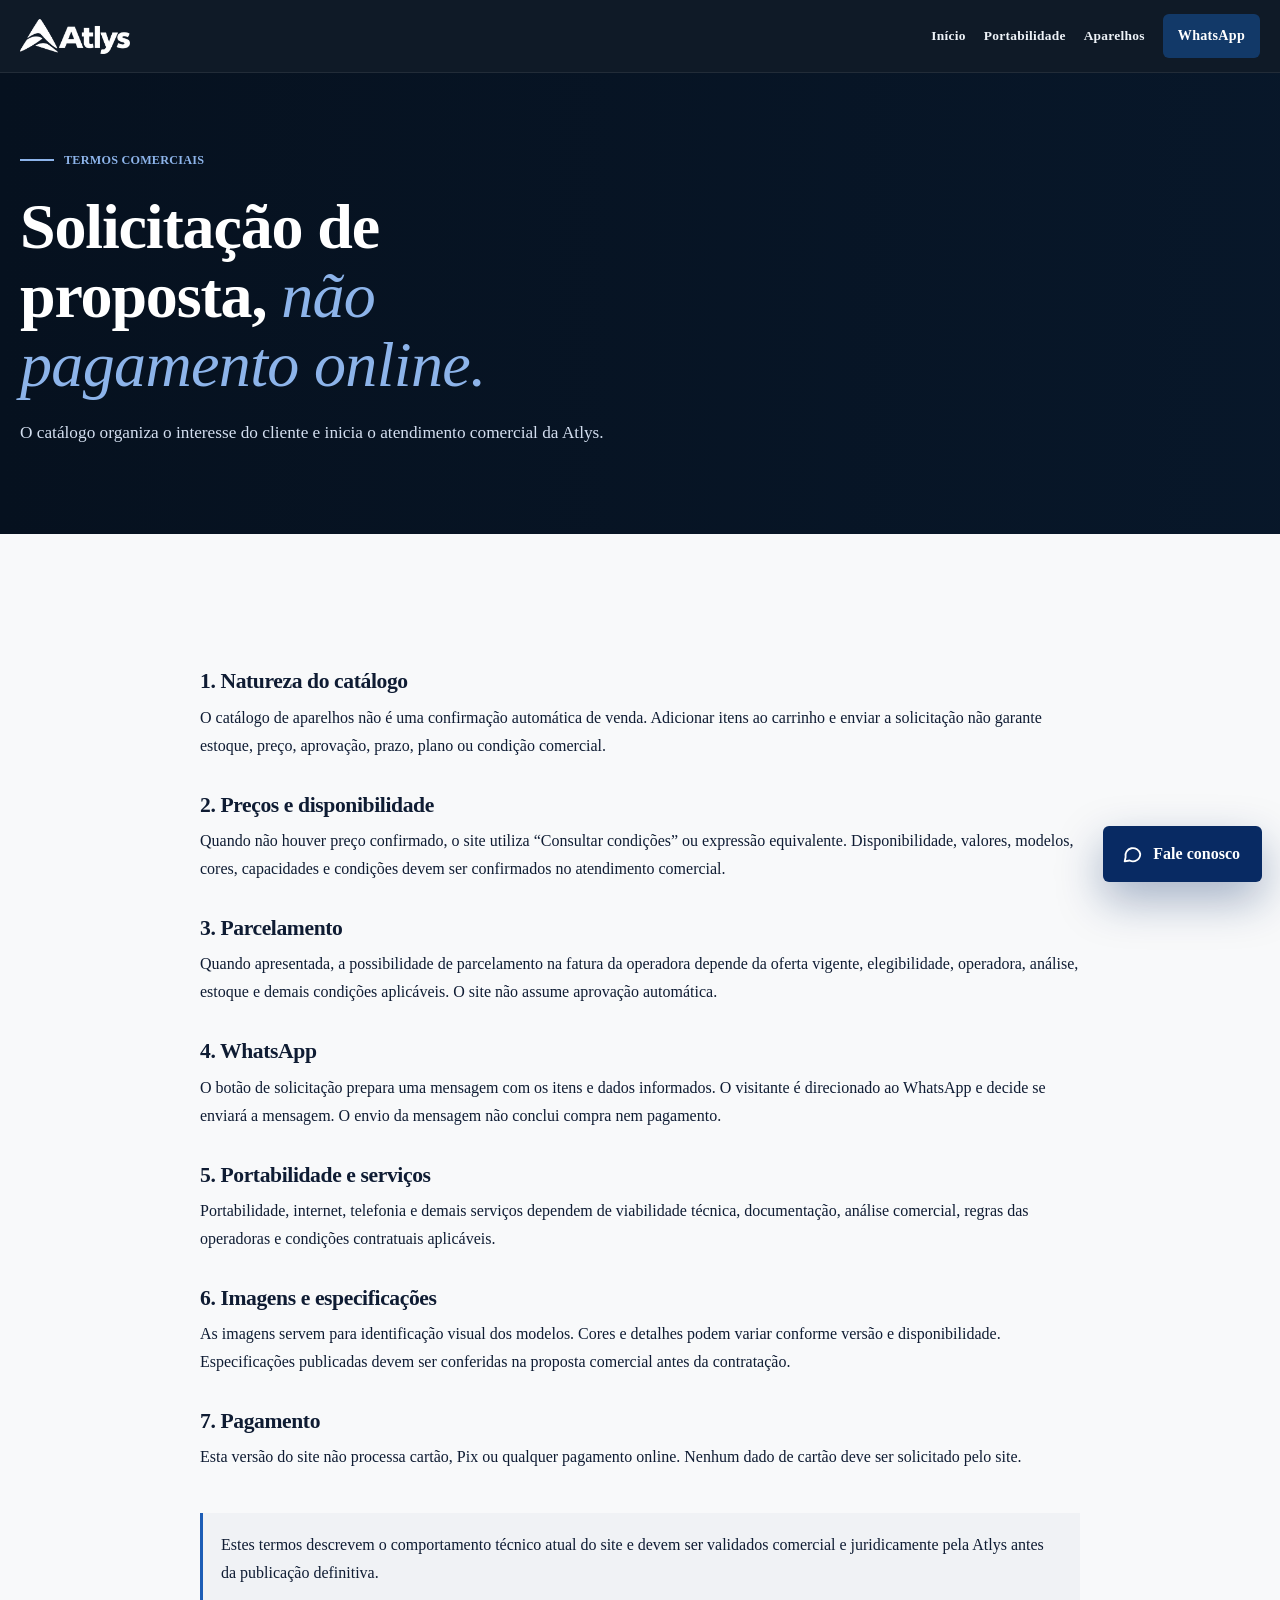
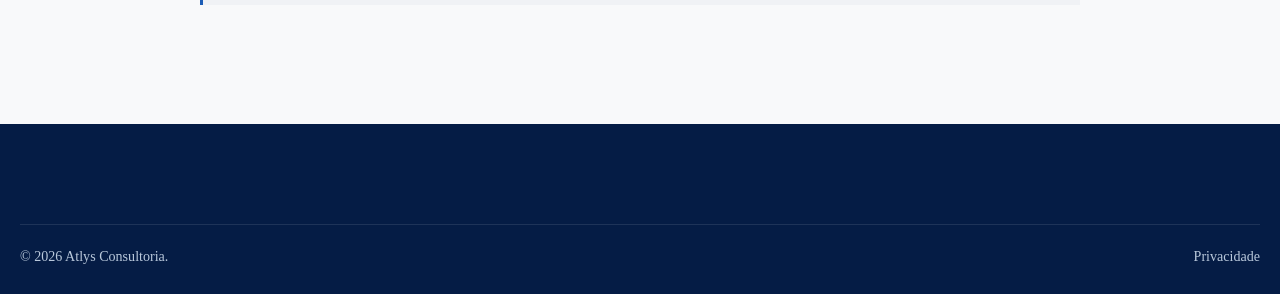
<file: termos.html>
<!doctype html><html lang="pt-BR"><head><meta charset="utf-8"><meta name="viewport" content="width=device-width,initial-scale=1"><title>Termos comerciais | Atlys Consultoria</title><meta name="description" content="Termos do fluxo de solicitação comercial e catálogo de aparelhos da Atlys Consultoria."><link rel="canonical" href="https://atlysconsultoria.com.br/termos.html"><meta name="robots" content="index,follow"><meta property="og:title" content="Termos comerciais | Atlys Consultoria"><meta property="og:image" content="https://atlysconsultoria.com.br/assets/img/social/og-atlys.jpg"><meta name="twitter:card" content="summary_large_image"><link rel="icon" href="assets/img/brand/icon.svg"><link rel="stylesheet" href="assets/css/styles.css"></head><body>
<header class="site-header"><div class="container header-inner"><a class="brand" href="index.html"><img src="assets/img/brand/logo-tight.png" width="255" height="87" alt="Atlys Consultoria"></a><nav class="nav"><a href="index.html">Início</a><a href="portabilidade.html">Portabilidade</a><a href="aparelhos.html">Aparelhos</a><a class="btn primary small" href="https://wa.me/5511941451956" target="_blank" rel="noopener">WhatsApp</a></nav><button class="menu-btn" id="menuBtn" aria-label="Abrir menu" aria-expanded="false">Menu</button></div></header><div class="mobile-menu" id="mobileMenu"><a href="index.html">Início</a><a href="portabilidade.html">Portabilidade</a><a href="aparelhos.html">Aparelhos</a></div>
<main><section class="page-hero"><div class="container"><div class="kicker">Termos comerciais</div><h1>Solicitação de proposta, <em>não pagamento online.</em></h1><p class="lead">O catálogo organiza o interesse do cliente e inicia o atendimento comercial da Atlys.</p></div></section><section class="section white"><div class="container legal-copy">
<h2>1. Natureza do catálogo</h2><p>O catálogo de aparelhos não é uma confirmação automática de venda. Adicionar itens ao carrinho e enviar a solicitação não garante estoque, preço, aprovação, prazo, plano ou condição comercial.</p>
<h2>2. Preços e disponibilidade</h2><p>Quando não houver preço confirmado, o site utiliza “Consultar condições” ou expressão equivalente. Disponibilidade, valores, modelos, cores, capacidades e condições devem ser confirmados no atendimento comercial.</p>
<h2>3. Parcelamento</h2><p>Quando apresentada, a possibilidade de parcelamento na fatura da operadora depende da oferta vigente, elegibilidade, operadora, análise, estoque e demais condições aplicáveis. O site não assume aprovação automática.</p>
<h2>4. WhatsApp</h2><p>O botão de solicitação prepara uma mensagem com os itens e dados informados. O visitante é direcionado ao WhatsApp e decide se enviará a mensagem. O envio da mensagem não conclui compra nem pagamento.</p>
<h2>5. Portabilidade e serviços</h2><p>Portabilidade, internet, telefonia e demais serviços dependem de viabilidade técnica, documentação, análise comercial, regras das operadoras e condições contratuais aplicáveis.</p>
<h2>6. Imagens e especificações</h2><p>As imagens servem para identificação visual dos modelos. Cores e detalhes podem variar conforme versão e disponibilidade. Especificações publicadas devem ser conferidas na proposta comercial antes da contratação.</p>
<h2>7. Pagamento</h2><p>Esta versão do site não processa cartão, Pix ou qualquer pagamento online. Nenhum dado de cartão deve ser solicitado pelo site.</p>
<p class="legal-note">Estes termos descrevem o comportamento técnico atual do site e devem ser validados comercial e juridicamente pela Atlys antes da publicação definitiva.</p>
</div></section></main><footer class="footer"><div class="container"><div class="footer-bottom"><span>© 2026 Atlys Consultoria.</span><span><a href="privacidade.html">Privacidade</a></span></div></div></footer><script src="assets/js/app.js"></script></body></html>
</file>
<file: assets/css/styles.css>
:root{
  --bg:#f4f5f7;--paper:#fff;--ink:#0f1c33;--muted:#5d6b80;--line:#dfe4ea;
  --navy:#082a63;--navy2:#0d356f;--navy3:#051c45;--blue:#1c5db6;--sky:#8db4ea;--soft:#eaeff5;--gray:#f0f2f5;
  --radius:18px;--shadow:0 18px 50px rgba(8,42,99,.10);--max:1200px;--head:76px;
}
*{box-sizing:border-box}html{scroll-behavior:smooth;scroll-padding-top:84px}
body{margin:0;font-family:Baskerville,"Baskerville Old Face","Hoefler Text","Libre Baskerville",Georgia,"Times New Roman",serif;color:var(--ink);background:#fff;line-height:1.65;-webkit-font-smoothing:antialiased;overflow-x:hidden}
a{color:inherit;text-decoration:none}img{display:block;max-width:100%}button,input,textarea,select{font:inherit}
.container{width:min(calc(100% - 40px),var(--max));margin:auto}
h1,h2,h3,h4{font-family:Baskerville,"Baskerville Old Face","Hoefler Text","Libre Baskerville",Georgia,"Times New Roman",serif;font-weight:800;line-height:1.08;margin:0;letter-spacing:-.035em}
h1 em,h2 em,h3 em{font-family:Baskerville,"Baskerville Old Face","Hoefler Text","Libre Baskerville",Georgia,"Times New Roman",serif;font-style:italic;font-weight:400;letter-spacing:-.01em}
p{margin:0 0 1rem;color:var(--muted)}
:focus-visible{outline:3px solid var(--blue);outline-offset:3px;border-radius:6px}
.sr-only{position:absolute;width:1px;height:1px;overflow:hidden;clip:rect(0 0 0 0)}

/* intro */
.intro{position:fixed;inset:0;z-index:5000;background:var(--navy3);display:grid;place-items:center;transition:opacity .5s ease,visibility .5s}
.intro img{width:min(260px,60vw);animation:introIn 1.1s ease both}
.intro.done{opacity:0;visibility:hidden}
@keyframes introIn{from{opacity:0;transform:translateY(12px) scale(.96)}to{opacity:1;transform:none}}

/* header */
.site-header{position:sticky;top:0;z-index:1000;background:#fff;border-bottom:1px solid var(--line)}
.header-inner{height:var(--head);display:flex;align-items:center;gap:28px}
.brand{display:flex;align-items:center}.brand img{height:42px;width:auto}
.nav{margin-left:auto;display:flex;align-items:center;gap:30px}
.nav>a,.nav-drop>button{font-weight:700;font-size:.92rem;color:#1f2f49;background:none;border:0;padding:12px 0;cursor:pointer;position:relative;display:inline-flex;align-items:center;gap:6px}
.nav>a:after,.nav-drop>button:after{content:"";height:2px;background:var(--navy);position:absolute;left:0;right:0;bottom:6px;transform:scaleX(0);transform-origin:left;transition:.25s}
.nav>a:hover:after,.nav-drop>button:hover:after{transform:scaleX(1)}
.nav-drop{position:relative}.nav-drop>button svg{width:10px;height:10px;transition:.2s}.nav-drop:hover>button svg{transform:rotate(180deg)}
.drop-menu{position:absolute;left:-18px;top:100%;width:270px;background:#fff;border:1px solid var(--line);box-shadow:var(--shadow);border-radius:16px;padding:10px;opacity:0;visibility:hidden;transform:translateY(8px);transition:.2s}
.nav-drop:hover .drop-menu,.nav-drop:focus-within .drop-menu{opacity:1;visibility:visible;transform:none}
.drop-menu a{display:block;padding:11px 14px;border-radius:10px;font-weight:700;font-size:.92rem}.drop-menu a small{display:block;font-weight:500;color:var(--muted);font-size:.78rem}.drop-menu a:hover{background:var(--soft)}
.nav>a.cart-link,.nav>button.cart-link{padding:0}.nav>a.cart-link:after,.nav>button.cart-link:after{display:none}.cart-link{position:relative;display:inline-grid;place-items:center;width:44px;height:44px;border-radius:12px;border:1.5px solid #c5cfdc;background:#fff;cursor:pointer;color:var(--navy)}
.cart-link svg{width:21px;height:21px}.cart-link .cart-count{position:absolute;top:-7px;right:-7px;min-width:20px;height:20px;font-size:.72rem;font-weight:800;border-radius:99px;background:var(--navy);color:#fff;display:grid;place-items:center;padding:0 5px;margin:0}
.menu-btn{display:none;margin-left:auto;border:1px solid var(--line);background:#fff;border-radius:12px;width:46px;height:46px;cursor:pointer;color:var(--navy);place-items:center}
.menu-btn svg{width:22px;height:22px}
.mobile-menu{display:none;background:#fff;border-bottom:1px solid var(--line);padding:8px 20px 18px;position:sticky;top:var(--head);z-index:999}
.mobile-menu.open{display:block}.mobile-menu a{display:block;padding:14px 4px;border-bottom:1px solid #edf0f4;font-weight:700}.mobile-menu .btn{margin-top:14px;width:100%}

/* buttons — blob hover */
.btn{position:relative;overflow:hidden;isolation:isolate;display:inline-flex;align-items:center;justify-content:center;gap:10px;min-height:52px;padding:0 26px;border-radius:999px;font-weight:800;font-size:.95rem;border:1.5px solid transparent;transition:color .3s,border-color .3s,transform .25s;cursor:pointer;text-align:center}
.btn:before,.btn:after{content:"";position:absolute;z-index:-1;left:50%;width:140%;aspect-ratio:1;border-radius:42% 58% 55% 45%/50% 45% 55% 50%;transform:translate(-50%,105%);transition:transform .55s cubic-bezier(.2,.8,.2,1)}
.btn:after{transition-delay:.06s;border-radius:58% 42% 45% 55%/45% 55% 45% 55%}
.btn:hover:before,.btn:hover:after{transform:translate(-50%,-22%)}
.btn:hover{transform:translateY(-2px)}
.btn.primary{background:var(--navy);color:#fff}.btn.primary:before{background:var(--blue)}.btn.primary:after{background:#143f85}
.btn.secondary{background:#fff;color:var(--navy);border-color:#c5cfdc}.btn.secondary:before{background:var(--soft)}.btn.secondary:after{background:#dbe5f1}
.btn.light{background:#fff;color:var(--navy)}.btn.light:before{background:#dbe7f7}.btn.light:after{background:#c3d6f0}
.btn.ghost{background:transparent;color:#fff;border-color:rgba(255,255,255,.55)}.btn.ghost:before{background:rgba(255,255,255,.18)}.btn.ghost:after{background:rgba(255,255,255,.12)}
.btn.small{min-height:44px;padding:0 20px;font-size:.88rem}.btn svg{width:18px;height:18px}
.btn.full{width:100%}

/* reveal */
.reveal{opacity:0;transform:translateY(26px);transition:opacity .8s ease,transform .8s cubic-bezier(.2,.7,.2,1)}.reveal.in{opacity:1;transform:none}
.no-js .reveal{opacity:1;transform:none}

/* hero (estrutura Dacc: foto full-bleed + overlay, rótulo, título, texto, 2 CTAs, faixa de números) */
.hero{position:relative;color:#fff;background:var(--navy3) url('../img/team/hero-bg.jpg') center 30%/cover no-repeat;overflow:hidden;isolation:isolate}
.hero:before{content:"";position:absolute;inset:0;z-index:-1;background:linear-gradient(100deg,rgba(5,28,69,.96) 0%,rgba(8,42,99,.86) 42%,rgba(8,42,99,.40) 100%)}
.hero:after{content:"";position:absolute;z-index:-1;right:-6%;bottom:-30%;width:46vw;max-width:640px;aspect-ratio:1;background:url('../img/brand/icon-mark.png') center/contain no-repeat;opacity:.07}
.hero-inner{padding:clamp(64px,10vw,130px) 0 clamp(52px,7vw,84px)}.hero-inner>*{max-width:760px}.hero-inner>.lead{max-width:620px}
.kicker{display:inline-flex;align-items:center;gap:10px;font-weight:800;text-transform:uppercase;letter-spacing:.16em;color:var(--sky);font-size:.76rem;margin-bottom:22px}
.kicker:before{content:"";width:34px;height:2px;background:currentColor}
.hero h1{font-size:clamp(2.5rem,6vw,4.9rem);line-height:1.02}.hero h1 em{color:var(--sky)}
.hero .lead{font-size:clamp(1rem,1.5vw,1.15rem);color:#d3deef;max-width:620px;margin:24px 0 0}
.hero-actions{display:flex;gap:12px;flex-wrap:wrap;margin-top:34px}
.hero-stats{border-top:1px solid rgba(255,255,255,.18);background:rgba(5,28,69,.55);backdrop-filter:blur(6px)}
.hero-stats .container{display:grid;grid-template-columns:repeat(3,1fr)}
.stat{padding:26px 24px 26px 0;display:flex;align-items:baseline;gap:14px;flex-wrap:wrap}
.stat strong{font-size:clamp(1.8rem,3vw,2.6rem);letter-spacing:-.04em}.stat span{color:#bccbe2;font-size:.9rem;max-width:20ch;line-height:1.35}
.hero-note{display:flex;gap:10px 24px;flex-wrap:wrap;justify-content:space-between;padding:16px 0 18px;border-top:1px solid rgba(255,255,255,.12);font-size:.88rem;color:#aebfda}
.hero-note a{color:#fff;font-weight:800;border-bottom:1px solid rgba(255,255,255,.4)}

/* sections */
.section{padding:clamp(64px,9vw,118px) 0}.section.gray{background:var(--gray)}.section.white{background:#fff}.section.dark{background:var(--navy);color:#fff}
.eyebrow{font-size:.76rem;font-weight:800;text-transform:uppercase;letter-spacing:.16em;color:var(--blue);margin-bottom:14px}
.dark .eyebrow,.pain .eyebrow{color:var(--sky)}
.section-head{display:flex;align-items:flex-end;justify-content:space-between;gap:40px;margin-bottom:46px}
.section-head h2,.h2{font-size:clamp(2rem,4.4vw,3.5rem);max-width:17ch}.section-head p{max-width:520px;margin:0}
.dark p{color:#c4d3e8}

/* dor — "Isso parece familiar?" */
.pain{position:relative;color:#fff;background:var(--navy3) url('../img/team/pain-bg.jpg') center/cover fixed;isolation:isolate}
.pain:before{content:"";position:absolute;inset:0;background:linear-gradient(90deg,rgba(5,28,69,.95),rgba(8,42,99,.82));z-index:-1}
.pain-grid{display:grid;grid-template-columns:1.05fr .95fr;gap:60px;align-items:center}
.pain h2{font-size:clamp(2rem,4.2vw,3.4rem)}.pain h2 em{color:var(--sky)}
.pain-list{list-style:none;margin:0;padding:0;display:grid;gap:0;border-top:1px solid rgba(255,255,255,.18)}
.pain-list li{display:grid;grid-template-columns:34px 1fr;gap:14px;padding:19px 0;border-bottom:1px solid rgba(255,255,255,.18);font-weight:600;color:#e6eefa}
.pain-list li:before{content:"×";display:grid;place-items:center;width:28px;height:28px;border-radius:50%;background:rgba(255,255,255,.12);color:var(--sky);font-weight:800}
.pain-cta{margin-top:30px}
.pain-close{margin-top:70px;padding-top:44px;border-top:1px solid rgba(255,255,255,.18);text-align:center}
.pain-close h3{font-size:clamp(1.7rem,3.4vw,2.7rem)}.pain-close h3 em{color:var(--sky)}

/* para quem é */
.who{display:grid;grid-template-columns:1fr 1.25fr;gap:60px;align-items:start}
.who h2{font-size:clamp(2rem,4vw,3.2rem)}.who h2 em{color:var(--blue)}
.who-list{display:grid;gap:0;border-top:1px solid var(--line)}
.who-item{display:grid;grid-template-columns:64px 1fr;gap:20px;padding:28px 0;border-bottom:1px solid var(--line)}
.who-item .n{font-family:Baskerville,"Baskerville Old Face","Hoefler Text","Libre Baskerville",Georgia,"Times New Roman",serif;font-style:italic;font-size:2.6rem;color:var(--blue);line-height:1}
.who-item h3{font-size:1.3rem;margin-bottom:8px}.who-item p{margin:0}

/* portabilidade destaque */
.port{display:grid;grid-template-columns:1fr 1fr;gap:0;border-radius:28px;overflow:hidden;background:var(--navy);color:#fff}
.port-copy{padding:clamp(34px,5vw,64px)}.port-copy h2{font-size:clamp(2rem,4vw,3.2rem);margin-bottom:18px}.port-copy h2 em{color:var(--sky)}
.port-copy ul{list-style:none;padding:0;margin:24px 0 32px;display:grid;gap:12px}.port-copy li{display:flex;gap:12px;color:#d3deef;font-weight:600}.port-copy li:before{content:"✓";color:var(--sky);font-weight:800}
.port-media{position:relative;min-height:360px;background:url('../img/team/consultor-1.jpg') center/cover}.port-media:before{content:"";position:absolute;inset:0;background:linear-gradient(90deg,var(--navy),rgba(8,42,99,.15))}
.port-tag{position:absolute;right:22px;bottom:22px;background:#fff;color:var(--navy);padding:14px 18px;border-radius:14px;font-weight:800;box-shadow:var(--shadow);max-width:230px;font-size:.9rem;line-height:1.3}

/* serviços */
.services-grid{display:grid;grid-template-columns:repeat(4,1fr);gap:16px}
.service{background:#fff;border:1px solid var(--line);border-radius:var(--radius);padding:26px;display:flex;flex-direction:column;gap:10px;transition:.3s;min-height:210px}
.service:hover{transform:translateY(-4px);box-shadow:var(--shadow);border-color:#c5d3e6}
.service .index{font-family:Baskerville,"Baskerville Old Face","Hoefler Text","Libre Baskerville",Georgia,"Times New Roman",serif;font-style:italic;color:var(--blue);font-size:1.5rem;line-height:1}
.service h3{font-size:1.15rem}.service p{font-size:.92rem;margin:0}
.service.featured{background:var(--navy);color:#fff;border-color:var(--navy);grid-column:span 2}
.service.featured p{color:#c9d6ea}.service.featured .index{color:var(--sky)}.service.featured h3{font-size:1.6rem}
.service-link{margin-top:auto;font-weight:800;color:var(--blue)}.featured .service-link{color:#fff}

/* diferenciais */
.diff-grid{display:grid;grid-template-columns:repeat(3,1fr);gap:0;border-top:1px solid var(--line)}
.diff-card{padding:34px 30px 10px 0;border-right:1px solid var(--line);padding-left:30px}.diff-card:first-child{padding-left:0}.diff-card:last-child{border-right:0}
.diff-card .num{font-family:Baskerville,"Baskerville Old Face","Hoefler Text","Libre Baskerville",Georgia,"Times New Roman",serif;font-style:italic;font-size:3rem;color:var(--blue);line-height:1}
.diff-card h3{font-size:1.35rem;margin:14px 0 10px}

/* processo */
.steps{display:grid;grid-template-columns:repeat(4,1fr);gap:20px;counter-reset:s}
.step{position:relative;padding:26px;background:#fff;border-radius:var(--radius);border:1px solid var(--line)}
.step span{display:inline-grid;place-items:center;width:42px;height:42px;border-radius:50%;background:var(--navy);color:#fff;font-weight:800;margin-bottom:20px}
.step h3{font-size:1.25rem;margin-bottom:9px}.step p{margin:0;font-size:.95rem}

/* sobre / equipe */
.about-grid{display:grid;grid-template-columns:1fr 1fr;gap:70px;align-items:center}
.about-media{position:relative;min-height:520px}.about-media img{object-fit:cover;border-radius:24px}
.about-media img:first-child{width:76%;height:430px}.about-media img:last-child{position:absolute;right:0;bottom:0;width:50%;height:270px;border:8px solid #fff}
.about-grid h2{font-size:clamp(2rem,4vw,3.2rem)}
.about-numbers{display:grid;grid-template-columns:repeat(3,1fr);gap:0;margin-top:32px;border-top:1px solid var(--line)}
.about-numbers div{padding:22px 16px 0 0}.about-numbers strong{display:block;font-size:2rem;color:var(--navy);letter-spacing:-.04em}.about-numbers span{color:var(--muted);font-size:.9rem}
.team-grid{display:grid;grid-template-columns:1fr;gap:26px}
.team-card{display:grid;grid-template-columns:1.1fr 1fr;background:#fff;border-radius:26px;overflow:hidden;border:1px solid var(--line)}
.team-card:nth-child(even){grid-template-columns:1fr 1.1fr}.team-card:nth-child(even) img{order:2}
.team-card img{width:100%;height:100%;min-height:340px;object-fit:cover}
.team-card .copy{padding:clamp(28px,4vw,56px);align-self:center}.team-card h3{font-size:clamp(1.5rem,2.6vw,2.2rem);margin-bottom:12px}

/* cases */
.cases{display:grid;grid-template-columns:1.2fr .8fr;gap:18px}
.case{background:#fff;border:1px solid var(--line);border-radius:22px;padding:32px}
.case.big{grid-row:span 2;background:var(--navy);color:#fff;border-color:var(--navy);display:flex;flex-direction:column}.case.big p{color:#cbd8e8}
.case .tag{display:inline-flex;padding:7px 12px;border-radius:999px;background:var(--soft);color:var(--navy);font-weight:800;font-size:.72rem;text-transform:uppercase;letter-spacing:.09em}
.case.big .tag{background:rgba(255,255,255,.14);color:#fff}
.case h3{margin:16px 0 10px;font-size:1.4rem}.case.big h3:first-of-type{font-size:clamp(1.6rem,3vw,2.3rem)}

/* aparelhos na home */
.feat-phones{display:grid;grid-template-columns:repeat(4,1fr);gap:16px}
.feat-phone{background:#fff;border:1px solid var(--line);border-radius:var(--radius);overflow:hidden;transition:.3s;display:flex;flex-direction:column}
.feat-phone:hover{transform:translateY(-4px);box-shadow:var(--shadow)}
.feat-phone .ph{aspect-ratio:1/1;background:#f6f7f9;display:grid;place-items:center;padding:18px}.feat-phone img{max-height:100%;object-fit:contain}
.feat-phone .tx{padding:18px 20px 22px}.feat-phone small{color:var(--blue);font-weight:800;text-transform:uppercase;letter-spacing:.1em;font-size:.7rem}.feat-phone h3{font-size:1.1rem;margin-top:4px}.feat-phone p{margin:6px 0 0;font-size:.85rem}
.inst{display:flex;align-items:center;justify-content:space-between;gap:20px;flex-wrap:wrap;margin-top:28px}

/* clientes + google */
.brand-marquee{overflow:hidden;mask-image:linear-gradient(90deg,transparent,#000 7%,#000 93%,transparent)}
.brand-track{display:flex;width:max-content;gap:16px;animation:marquee 75s linear infinite}.brand-track:hover{animation-play-state:paused}
.logo-card{width:190px;height:92px;border:1px solid var(--line);border-radius:18px;background:#fff;display:flex;align-items:center;justify-content:center;padding:18px;flex:none}
.logo-card img{max-width:130px;max-height:48px;object-fit:contain;filter:grayscale(1);opacity:.8;transition:.3s}.logo-card:hover img{filter:none;opacity:1}
@keyframes marquee{to{transform:translateX(-50%)}}

/* contato */
.contact-grid{display:grid;grid-template-columns:.85fr 1.15fr;gap:26px}
.contact-card{background:var(--navy);color:#fff;border-radius:26px;padding:clamp(28px,4vw,46px)}.contact-card h2{font-size:clamp(1.9rem,3.4vw,2.7rem)}.contact-card p{color:#c9d7ea}
.contact-list{display:grid;gap:10px;margin-top:24px}.contact-list a,.contact-list div{padding:14px 16px;border:1px solid rgba(255,255,255,.16);border-radius:14px;background:rgba(255,255,255,.06);font-weight:600;font-size:.94rem;overflow-wrap:anywhere}.contact-list a:hover{background:rgba(255,255,255,.14)}
.form-card{background:#fff;border:1px solid var(--line);border-radius:26px;padding:clamp(24px,3.4vw,38px)}
.form-grid{display:grid;grid-template-columns:1fr 1fr;gap:12px}
.input,.textarea,.select{width:100%;border:1px solid #d5dce6;border-radius:12px;padding:14px 15px;background:#fff;outline:none;transition:.2s}
.input:focus,.textarea:focus,.select:focus{border-color:var(--blue);box-shadow:0 0 0 4px rgba(28,93,182,.12)}
.full{grid-column:1/-1}
.map{margin-top:26px;border-radius:26px;overflow:hidden;border:1px solid var(--line);height:360px}.map iframe{width:100%;height:100%;border:0;filter:grayscale(.25)}

/* footer */
.footer{background:var(--navy3);color:#b9c8db;padding:64px 0 26px}
.footer-grid{display:grid;grid-template-columns:1.3fr .7fr .8fr;gap:40px}
.footer .brand img{height:44px}.footer a{color:#d4deea}.footer a:hover{color:#fff}.footer h4{color:#fff;margin:0 0 14px;font-size:1rem}.footer p{color:#9fb1c9}
.footer-bottom{margin-top:36px;padding-top:20px;border-top:1px solid rgba(255,255,255,.1);display:flex;justify-content:space-between;gap:16px;flex-wrap:wrap;font-size:.88rem}

/* whatsapp flutuante + chatbot */
.wa-float{position:fixed;left:18px;bottom:18px;z-index:900}
.chat-btn{position:fixed;right:18px;bottom:18px;z-index:1200;border:0;background:var(--navy);color:#fff;border-radius:999px;height:56px;padding:0 22px 0 18px;display:flex;align-items:center;gap:10px;font-weight:800;box-shadow:0 18px 45px rgba(8,42,99,.35);cursor:pointer}
.chat-btn svg{width:22px;height:22px}
.chat{position:fixed;right:18px;bottom:88px;z-index:1300;width:min(92vw,370px);height:min(70vh,520px);background:#fff;border-radius:22px;box-shadow:0 30px 80px rgba(5,28,69,.3);display:none;flex-direction:column;overflow:hidden;border:1px solid var(--line)}
.chat.open{display:flex}.chat-head{background:var(--navy);color:#fff;padding:16px 18px;display:flex;justify-content:space-between;align-items:center}.chat-head strong{display:block}.chat-head small{color:#b8c9e4}
.chat-head button{background:rgba(255,255,255,.14);border:0;color:#fff;width:32px;height:32px;border-radius:9px;cursor:pointer;font-size:1.1rem}
.chat-body{flex:1;overflow:auto;padding:16px;display:flex;flex-direction:column;gap:10px;background:var(--gray)}
.msg{max-width:84%;padding:11px 14px;border-radius:16px;font-size:.92rem;line-height:1.45}.msg.bot{background:#fff;border:1px solid var(--line);border-bottom-left-radius:4px;align-self:flex-start;color:var(--ink)}.msg.me{background:var(--navy);color:#fff;border-bottom-right-radius:4px;align-self:flex-end}
.chat-opts{display:flex;flex-wrap:wrap;gap:8px}.chat-opts button{border:1px solid #c5cfdc;background:#fff;border-radius:999px;padding:8px 14px;font-weight:700;color:var(--navy);cursor:pointer;font-size:.85rem}.chat-opts button:hover{background:var(--soft)}
.chat-form{display:flex;gap:8px;padding:12px;border-top:1px solid var(--line);background:#fff}.chat-form input{flex:1;border:1px solid #d5dce6;border-radius:999px;padding:11px 16px;outline:none}.chat-form button{border:0;background:var(--navy);color:#fff;border-radius:999px;padding:0 18px;font-weight:800;cursor:pointer}

/* páginas internas */
.page-hero{position:relative;color:#fff;background:var(--navy3) url('../img/team/hero-bg.jpg') center 30%/cover;isolation:isolate;padding:clamp(60px,8vw,104px) 0}
.page-hero:before{content:"";position:absolute;inset:0;z-index:-1;background:linear-gradient(100deg,rgba(5,28,69,.96),rgba(8,42,99,.8))}
.page-hero h1{font-size:clamp(2.3rem,5vw,4.2rem);max-width:16ch}.page-hero h1 em{color:var(--sky)}.page-hero .lead{color:#d3deef;max-width:620px;margin-top:20px;font-size:1.08rem}
.page-hero .store-note{background:rgba(255,255,255,.1);border:1px solid rgba(255,255,255,.2);border-radius:20px;padding:24px;backdrop-filter:blur(6px)}.page-hero .store-note p{color:#d3deef}.page-hero .store-note h3{margin-bottom:10px}
.store-hero-grid{display:grid;grid-template-columns:1.1fr .9fr;gap:40px;align-items:center}
.hero-actions.row{display:flex;gap:12px;flex-wrap:wrap;margin-top:30px}
.cond24{display:inline-flex;flex-direction:column;background:#fff;color:var(--navy);border-radius:16px;padding:16px 20px;margin-bottom:14px}.cond24 strong{font-size:1.5rem;letter-spacing:-.03em}.cond24 small{color:var(--muted);max-width:34ch;line-height:1.4}
.store-toolbar{position:sticky;top:var(--head);z-index:20;background:rgba(244,245,247,.96);backdrop-filter:blur(12px);border-bottom:1px solid var(--line);padding:14px 0}
.toolbar-inner{display:flex;align-items:center;gap:10px;flex-wrap:wrap}.search{flex:1;min-width:230px;max-width:360px}
.filters{display:flex;gap:8px;flex-wrap:wrap}.filter-sep{width:1px;background:#cdd5df;margin:4px 4px}
.filter-btn{border:1px solid #ccd4de;background:#fff;border-radius:999px;padding:10px 16px;font-weight:800;color:#324359;cursor:pointer;white-space:nowrap;font-size:.88rem}.filter-btn.active{background:var(--navy);color:#fff;border-color:var(--navy)}
.empty-results{grid-column:1/-1;text-align:center;padding:50px;color:var(--muted)}

/* loja */
.phone-grid{display:grid;grid-template-columns:repeat(3,1fr);gap:20px}
.phone-card{background:#fff;border:1px solid var(--line);border-radius:22px;overflow:hidden;display:flex;flex-direction:column;min-width:0;transition:.3s}.phone-card:hover{box-shadow:var(--shadow);transform:translateY(-3px)}
.phone-media{aspect-ratio:1/1;background:#f4f5f7;position:relative;overflow:hidden}
.phone-media img{position:absolute;inset:0;width:100%;height:100%;object-fit:contain;padding:22px;transition:opacity .9s ease,transform 6s ease}
.phone-media img.second{opacity:0;transform:scale(1.05)}.phone-card.photo-ready.swap .phone-media img.first{opacity:0}.phone-card.photo-ready.swap .phone-media img.second{opacity:1;transform:scale(1.1)}
.phone-body{padding:20px;display:flex;flex-direction:column;flex:1}
.phone-meta{display:flex;justify-content:space-between;gap:8px;align-items:center;margin-bottom:10px}.phone-meta strong{font-size:.85rem;color:var(--navy)}
.badge{display:inline-flex;padding:5px 11px;border-radius:999px;background:var(--soft);color:var(--navy);font-size:.72rem;font-weight:800;text-transform:uppercase;letter-spacing:.06em}
.phone-body h3{font-size:1.3rem}.phone-body p{font-size:.9rem;margin-top:9px}
.specs{display:flex;flex-wrap:wrap;gap:7px;margin-top:10px}.specs span{font-size:.76rem;padding:5px 10px;border-radius:999px;color:#3f5069;background:var(--gray);font-weight:600}
.price-line{margin-top:auto;padding-top:18px}.price-line strong{display:block;color:var(--navy);font-size:1rem}.price-line small{color:#7b8797}
.phone-actions{display:flex;gap:8px;margin-top:14px}.phone-actions .btn{flex:1;padding:0 12px}
.cart-fab{position:fixed;right:18px;bottom:18px;z-index:1100;border:0;background:var(--navy);color:#fff;border-radius:999px;padding:15px 20px;box-shadow:0 18px 45px rgba(8,42,99,.3);font-weight:800;cursor:pointer;display:none;align-items:center;gap:8px}
.cart-fab svg{width:20px;height:20px}
.cart-count{display:inline-grid;place-items:center;min-width:24px;height:24px;padding:0 6px;border-radius:999px;background:#fff;color:var(--navy);font-size:.8rem;font-weight:800}
.cart-fab .cart-count{margin-left:2px}
.cart-drawer{position:fixed;right:0;top:0;bottom:0;width:min(94vw,440px);background:#fff;z-index:2000;box-shadow:-20px 0 60px rgba(8,28,57,.22);transform:translateX(105%);transition:.35s cubic-bezier(.2,.8,.2,1);display:flex;flex-direction:column}.cart-drawer.open{transform:none}.cart-drawer:not(.open){pointer-events:none}
.cart-head{padding:20px 22px;border-bottom:1px solid var(--line);display:flex;align-items:center;justify-content:space-between}.cart-head strong{font-size:1.35rem}
.cart-close{border:0;background:#eff2f5;border-radius:10px;width:38px;height:38px;font-size:1.2rem;cursor:pointer}
.cart-list{padding:16px 20px;overflow:auto;display:grid;gap:10px;flex:1;align-content:start}
.cart-item{display:grid;grid-template-columns:64px 1fr auto;gap:12px;align-items:center;border:1px solid var(--line);border-radius:14px;padding:10px}.cart-item img{width:62px;height:62px;object-fit:contain;background:#f4f5f7;border-radius:10px}
.cart-item h4{font-size:.92rem;letter-spacing:0;font-weight:700;line-height:1.25}
.qty{display:flex;align-items:center;gap:10px;margin-top:8px}.qty button{border:1px solid #d4dae2;background:#fff;width:32px;height:32px;border-radius:9px;cursor:pointer;font-weight:800}
.remove{border:0;background:none;color:#a03a4d;cursor:pointer;font-weight:700;font-size:.82rem}
.cart-summary{padding:12px 22px;background:var(--gray);font-weight:700;color:var(--navy);display:flex;justify-content:space-between;font-size:.92rem}
.cart-foot{padding:18px 20px;border-top:1px solid var(--line)}.cart-foot p{font-size:.82rem}
.cart-backdrop{position:fixed;inset:0;background:rgba(5,28,69,.4);z-index:1900;opacity:0;visibility:hidden;transition:.3s}.cart-backdrop.open{opacity:1;visibility:visible}
.checkout-modal{position:fixed;inset:0;background:rgba(5,28,69,.6);z-index:2500;display:none;align-items:center;justify-content:center;padding:18px}.checkout-modal.open{display:flex}
.checkout-box{width:min(100%,760px);max-height:92vh;overflow:auto;background:#fff;border-radius:24px;padding:clamp(20px,3vw,30px);box-shadow:0 28px 80px rgba(6,24,48,.35)}
.order-summary{background:var(--gray);border:1px solid var(--line);border-radius:14px;padding:14px 16px;margin:14px 0 18px;font-size:.92rem;display:grid;gap:4px}
.empty{padding:34px;text-align:center;color:#718095}.notice{font-size:.84rem;color:#748195}.hidden{display:none!important}
.check-row{display:flex;gap:10px;align-items:center;font-weight:600}.check-row input{width:18px;height:18px;accent-color:var(--navy)}

/* responsivo */
@media(max-width:1100px){.services-grid{grid-template-columns:repeat(2,1fr)}.feat-phones{grid-template-columns:repeat(2,1fr)}.steps{grid-template-columns:repeat(2,1fr)}}
@media(max-width:1000px){
 .nav{display:none}.menu-btn{display:grid}
 .pain-grid,.who,.port,.about-grid,.contact-grid,.store-hero-grid,.cases{grid-template-columns:1fr}.pain{background-attachment:scroll}
 .section-head{flex-direction:column;align-items:flex-start;gap:16px}.phone-grid{grid-template-columns:1fr 1fr}.case.big{grid-row:auto}
 .team-card,.team-card:nth-child(even){grid-template-columns:1fr}.team-card:nth-child(even) img{order:0}.team-card img{min-height:260px;max-height:340px}
 .diff-grid{grid-template-columns:1fr}.diff-card,.diff-card:first-child{padding:26px 0;border-right:0;border-bottom:1px solid var(--line)}
 .port-media{min-height:260px;order:-1}.port-media:before{background:linear-gradient(0deg,var(--navy),rgba(8,42,99,.1))}
 .cart-fab{display:flex}.header-cart-desktop{display:none}.chat-btn{bottom:84px}
}
@media(max-width:680px){
 :root{--head:68px}.container{width:min(calc(100% - 28px),var(--max))}.brand img{height:36px}
 .hero-stats .container{grid-template-columns:1fr}.stat{padding:16px 0;border-bottom:1px solid rgba(255,255,255,.12)}.stat:last-child{border-bottom:0}
 .hero-actions .btn{flex:1 1 100%}.services-grid,.steps,.feat-phones,.phone-grid,.form-grid,.about-numbers{grid-template-columns:1fr}.service.featured{grid-column:auto}
 .who-item{grid-template-columns:44px 1fr}.about-media{min-height:400px}.about-media img:first-child{height:330px}.about-media img:last-child{height:210px}
 .footer-grid{grid-template-columns:1fr}.full{grid-column:auto}.phone-actions{flex-direction:column}
 .toolbar-inner{flex-wrap:nowrap;overflow-x:auto;padding-bottom:2px;scrollbar-width:none}.toolbar-inner::-webkit-scrollbar{display:none}.search{min-width:200px;flex:none}.filters{flex-wrap:nowrap}
 .cart-drawer{top:auto;width:100%;height:86vh;border-radius:24px 24px 0 0;transform:translateY(105%)}.cart-drawer.open{transform:none}.cart-drawer:not(.open){pointer-events:none}
 .map{height:300px}.chat{right:10px;bottom:150px}
}
@media(prefers-reduced-motion:reduce){*{animation:none!important;transition:none!important}.reveal{opacity:1;transform:none}}

/* Modais e carrinho: impedir rolagem da página enquanto uma janela está aberta. */
body.overlay-open{overflow:hidden}

/* ===== PROTOTIPO2 — DIREÇÃO VISUAL ESCURA / RETA ===== */
:root{
  --navy-950:#06111f;--navy-900:#08182b;--navy-850:#0a2039;--navy-800:#0c2949;--navy-700:#123968;
  --gray-50:#f7f8fa;--gray-100:#f0f2f5;--gray-200:#e2e5e9;--gray-300:#d5d9df;
  --radius:6px;--shadow:0 18px 50px rgba(4,20,42,.12);--max:1240px;--head:72px;
}
body{background:var(--gray-50)}
.site-header{background:rgba(6,17,31,.96);border-bottom:1px solid rgba(255,255,255,.08);backdrop-filter:blur(10px)}
.header-inner{height:var(--head)}
.brand img{height:38px;filter:brightness(0) invert(1)}
.nav>a,.nav-drop>button{color:#eef3f8;font-size:.9rem}
.nav>a:after,.nav-drop>button:after{background:#8db4ea}
.drop-menu{background:var(--navy-900);border-color:rgba(255,255,255,.12);border-radius:6px;box-shadow:0 22px 55px rgba(0,0,0,.28)}
.drop-menu a{border-radius:4px;color:#eef3f8}.drop-menu a small{color:#9fb1c9}.drop-menu a:hover{background:rgba(255,255,255,.07)}
.cart-link{border-radius:5px;border-color:rgba(255,255,255,.22);background:transparent;color:#fff}.cart-link .cart-count{background:#fff;color:var(--navy-950)}
.menu-btn{border-radius:5px;background:transparent;border-color:rgba(255,255,255,.18);color:#fff}
.mobile-menu{background:var(--navy-950);border-color:rgba(255,255,255,.08)}.mobile-menu a{color:#fff;border-color:rgba(255,255,255,.08)}

.btn{border-radius:6px;min-height:50px;padding:0 24px}
.btn:before,.btn:after{border-radius:0;clip-path:polygon(0 30%,100% 0,100% 70%,0 100%)}
.btn.primary{background:var(--navy-700)}
.btn.secondary{background:#dfe3e8;color:#182438;border-color:#d2d7de}.btn.secondary:before{background:#cfd5dc}.btn.secondary:after{background:#c3cbd4}
.btn.light{background:#fff;color:var(--navy-900)}
.btn.ghost{border-color:rgba(255,255,255,.42)}

.hero.hero-split{background:var(--navy-950);padding:0}.hero.hero-split:before{display:none}.hero.hero-split:after{right:-4%;bottom:-35%;opacity:.05}
.hero-shell{min-height:610px;display:grid;grid-template-columns:1.02fr .98fr;gap:56px;align-items:center;padding:62px 0 58px}
.hero-copy{max-width:680px}.hero-copy>*{max-width:none}.hero h1{font-size:clamp(3rem,5.4vw,4.65rem);line-height:1.01}.hero h1 em{color:#d9e3ee}
.hero .lead{color:#b8c5d5;max-width:640px}.hero-micro{display:flex;gap:22px;flex-wrap:wrap;margin-top:26px;color:#8fa1b7;font-size:.84rem;text-transform:uppercase;letter-spacing:.08em}
.hero-visual{position:relative;min-height:500px;border-left:1px solid rgba(255,255,255,.08)}
.hero-visual img{position:absolute;inset:0 0 0 36px;width:calc(100% - 36px);height:100%;object-fit:cover;object-position:center top;filter:saturate(.88) contrast(1.04)}
.hero-visual:after{content:"";position:absolute;inset:0 0 0 36px;background:linear-gradient(90deg,rgba(6,17,31,.18),rgba(6,17,31,0) 45%,rgba(6,17,31,.2));pointer-events:none}
.hero-visual-block{position:absolute;z-index:2;background:rgba(7,20,38,.94);border:1px solid rgba(255,255,255,.16);padding:16px 18px;min-width:190px}
.hero-visual-block strong{display:block;font-size:1.05rem}.hero-visual-block span{display:block;color:#aebed0;font-size:.78rem;margin-top:3px}.block-a{left:0;bottom:42px}.block-b{right:-14px;top:44px}.block-b strong{font-size:1.65rem}
.compact-stats{background:var(--navy-900);border-top:1px solid rgba(255,255,255,.1);backdrop-filter:none}.compact-stats .container{grid-template-columns:repeat(3,1fr)}.compact-stats .stat{padding:20px 24px 20px 0}

.partner-strip{background:#e7eaee;border-bottom:1px solid #d4d9df;padding:22px 0 0;overflow:hidden}
.partner-head{display:flex;align-items:flex-end;justify-content:space-between;gap:30px;padding-bottom:18px}.partner-head>span{font-weight:800;color:var(--navy-950);text-transform:uppercase;letter-spacing:.12em;font-size:.76rem}.partner-head p{margin:0;max-width:620px;font-size:.9rem}
.partner-marquee{overflow:hidden;border-top:1px solid #d4d9df;background:#f3f4f6}.partner-track{display:flex;width:max-content;align-items:center;gap:16px;padding:18px 0;animation:partnerScroll 38s linear infinite}.partner-marquee:hover .partner-track{animation-play-state:paused}
.partner-wordmark{width:190px;height:66px;display:grid;place-items:center;background:#fff;border:1px solid #d7dce2;color:#172337;font-weight:900;font-size:1.15rem;letter-spacing:.01em;flex:none}.partner-wordmark.vivo{color:#6a2ca0}.partner-wordmark.tim{color:#0b4bb3}.partner-wordmark.claro{color:#d5212e}.partner-wordmark.embratel{color:#0b4c83}.partner-wordmark.net2phone{color:#1769a7}.partner-wordmark.algar{color:#1c6d4a;font-size:.92rem}
@keyframes partnerScroll{to{transform:translateX(-50%)}}

.section{padding:clamp(68px,8vw,106px) 0}.section.gray{background:#e9ecef}.section.white{background:#f8f9fa}
.services-dark{background:var(--navy-900);color:#fff}.services-dark .eyebrow{color:#8db4ea}.services-dark .section-head h2{color:#fff}.services-dark .section-head p{color:#aebed0}
.services-grid-10{grid-template-columns:repeat(4,1fr);gap:1px;background:rgba(255,255,255,.12);border:1px solid rgba(255,255,255,.12)}
.services-grid-10 .service{background:var(--navy-850);border:0;border-radius:0;padding:28px 26px;min-height:240px;color:#fff;box-shadow:none;position:relative}
.services-grid-10 .service:hover{background:#0e2b4a;transform:none}.services-grid-10 .service:before{content:"";position:absolute;left:0;top:0;width:0;height:3px;background:#7eb4f6;transition:.3s}.services-grid-10 .service:hover:before{width:100%}
.services-grid-10 .service h3{color:#fff}.services-grid-10 .service p{color:#aebed0}.services-grid-10 .index{color:#8db4ea}.services-grid-10 .service-link{color:#fff}
.services-grid-10 .service-major{grid-column:span 2;background:#0d3158}.services-grid-10 .service-photo{grid-column:span 2;background:linear-gradient(90deg,rgba(7,25,45,.95),rgba(7,25,45,.72)),url('../img/team/consultor-2.jpg') center/cover}

.journey-dark{background:var(--navy-950);color:#fff}.journey-head{max-width:760px}.journey-head h2{font-size:clamp(2.3rem,4.5vw,3.8rem);color:#fff}.journey-head h2 em{color:#cbd8e8}.journey-head p{color:#9fb0c5;margin-top:18px}.journey-dark .eyebrow{color:#8db4ea}
.journey-line{height:1px;background:rgba(255,255,255,.14);margin:42px 0 0;overflow:hidden}.journey-line span{display:block;height:100%;background:#7faeea;width:0;transition:width 1.2s ease}.journey-line.in span{width:100%}
.journey-steps{grid-template-columns:repeat(4,1fr);gap:0;border-left:1px solid rgba(255,255,255,.12)}.journey-steps .step{border:0;border-radius:0;background:transparent;border-right:1px solid rgba(255,255,255,.12);padding:30px 28px 10px;min-height:260px;box-shadow:none}.journey-steps .step span{display:block;width:auto;height:auto;background:none;color:#8db4ea;font-size:2.6rem;font-family:Baskerville,"Baskerville Old Face","Hoefler Text","Libre Baskerville",Georgia,"Times New Roman",serif;margin:0 0 52px}.journey-steps .step h3{color:#fff}.journey-steps .step p{color:#a8b8cb}

.about-media img,.team-card,.case,.feat-phone,.logo-card,.contact-card,.form-card,.map,.chat,.checkout-box,.order-summary,.phone-card,.page-hero .store-note,.cond24{border-radius:6px!important}
.team-card{background:#f7f8fa}.team-card img{filter:saturate(.88)}
.case{border-radius:6px}.case .tag{border-radius:4px}.case.big{background:var(--navy-900);border-color:var(--navy-900)}
.feat-phone{border-radius:6px}.feat-phone .ph{background:#eceff2}

.clients-dark{background:var(--navy-900);color:#fff}.clients-dark .section-head h2{color:#fff}.clients-dark .section-head p{color:#9fb0c5}.clients-dark .eyebrow{color:#8db4ea}.clients-dark .brand-marquee{mask-image:linear-gradient(90deg,transparent,#000 4%,#000 96%,transparent)}.clients-dark .logo-card{border-color:rgba(255,255,255,.16);background:#f4f5f7;border-radius:4px}

.reviews-section{background:#e7eaee}.reviews-head{display:flex;justify-content:space-between;align-items:end;gap:30px;margin-bottom:30px}.reviews-head h2{font-size:clamp(2rem,4.2vw,3.4rem);max-width:18ch}.review-marquee{overflow:hidden;mask-image:linear-gradient(90deg,transparent,#000 4%,#000 96%,transparent)}.review-track{display:flex;width:max-content;gap:14px;animation:reviewScroll 42s linear infinite}.review-marquee:hover .review-track{animation-play-state:paused}.review-card{width:340px;min-height:190px;background:#fff;border:1px solid #d7dce2;border-radius:4px;padding:24px;display:block}.review-card strong{display:block;color:var(--navy-950);font-size:1.1rem;margin:10px 0}.review-card p{font-size:.92rem;margin:0}.review-stars{color:#b67c00;font-weight:900;letter-spacing:.08em;font-size:.9rem}
@keyframes reviewScroll{to{transform:translateX(-50%)}}

.contact-card{background:var(--navy-900)}.contact-list a,.contact-list div{border-radius:4px}.input,.textarea,.select{border-radius:4px}.map{border-radius:4px}
.chat-btn,.chat-form input,.chat-form button,.chat-opts button{border-radius:6px}.msg{border-radius:6px}.chat{border-radius:6px}

/* loja */
.page-hero{background:var(--navy-950);padding:70px 0}.page-hero:before{background:linear-gradient(90deg,rgba(6,17,31,.97),rgba(8,24,43,.88))}.page-hero .store-note{border-radius:6px;background:rgba(255,255,255,.06)}.cond24{border-radius:4px}
.store-toolbar{background:rgba(234,237,240,.97)}.filter-btn{border-radius:4px;background:#fff}.filter-btn.active{background:var(--navy-800)}
.phone-card{border-radius:6px}.phone-media{background:#eef0f2}.badge{border-radius:4px}.cart-drawer{border-radius:0!important;background:#fff}.cart-item,.qty button,.remove,.cart-close{border-radius:4px!important}.checkout-modal .input,.checkout-modal .select,.checkout-modal .textarea{border-radius:4px}

@media(max-width:1100px){.services-grid-10{grid-template-columns:repeat(2,1fr)}.services-grid-10 .service-major,.services-grid-10 .service-photo{grid-column:span 2}.hero-shell{grid-template-columns:1fr .9fr;gap:34px}.hero-visual{min-height:440px}}
@media(max-width:900px){.hero-shell{grid-template-columns:1fr;padding:48px 0 42px}.hero-visual{min-height:360px;border-left:0;border-top:1px solid rgba(255,255,255,.08)}.hero-visual img{inset:18px 0 0 0;width:100%;height:calc(100% - 18px)}.hero-visual:after{inset:18px 0 0 0}.block-a{left:14px;bottom:20px}.block-b{right:14px;top:34px}.compact-stats .container{grid-template-columns:1fr 1fr 1fr}.partner-head,.reviews-head{align-items:flex-start;flex-direction:column}.journey-steps{grid-template-columns:1fr 1fr}.journey-steps .step{min-height:220px;border-bottom:1px solid rgba(255,255,255,.12)}}
@media(max-width:680px){.hero h1{font-size:clamp(2.45rem,13vw,3.5rem)}.hero-shell{padding-top:38px}.hero-visual{min-height:320px}.compact-stats .container{grid-template-columns:1fr}.partner-head{padding-bottom:14px}.partner-wordmark{width:150px;height:58px}.services-grid-10{grid-template-columns:1fr}.services-grid-10 .service-major,.services-grid-10 .service-photo{grid-column:auto}.journey-steps{grid-template-columns:1fr}.journey-steps .step{border-right:0;border-bottom:1px solid rgba(255,255,255,.12);min-height:auto;padding:28px 8px}.journey-steps .step span{margin-bottom:22px}.review-card{width:290px}.hero-actions .btn{flex:1 1 auto}.site-header .brand img{height:34px}}
.pain-list li:before{border-radius:3px}.who-item .n{font-style:normal}.who-item,.diff-card{border-radius:0}.service .index{border-radius:0}.about-media img:last-child{border-width:5px}.cart-link .cart-count{border-radius:4px}.chat-head button{border-radius:4px}
.phone-media.image-missing{display:grid;place-items:center}.phone-media.image-missing:after{content:attr(data-missing);max-width:220px;text-align:center;color:#667085;font-size:.86rem;font-weight:700;padding:24px}
.logo-card[href]{cursor:pointer}.logo-card[href]:hover{background:#fff;transform:translateY(-2px)}

/* Segurança, APIs e feedback de formulários */
.hp-field{position:absolute!important;left:-9999px!important;width:1px!important;height:1px!important;opacity:0!important;pointer-events:none!important}
.field-status,.form-feedback{display:block;margin-top:7px;min-height:1.1em;font-size:.78rem;line-height:1.35;color:#6f7b8c}
.field-status[data-state="success"],.form-feedback[data-state="success"]{color:#2e7d5b}
.field-status[data-state="warning"],.form-feedback[data-state="warning"]{color:#9a6813}
.field-status[data-state="error"],.form-feedback[data-state="error"]{color:#b93838}
.field-status[data-state="loading"]{color:#53657a}
.input[aria-invalid="true"],.select[aria-invalid="true"],.textarea[aria-invalid="true"]{border-color:#b93838;box-shadow:0 0 0 2px rgba(185,56,56,.08)}
.order-total{margin-top:6px}
.security-note{display:flex;gap:10px;align-items:flex-start;padding:12px 14px;border:1px solid rgba(10,32,61,.14);background:#f4f6f8;color:#4a586b;font-size:.82rem;line-height:1.45}

/* =========================================================
   ATLYS — IMAGENS INSTITUCIONAIS CONTEXTUAIS
   Mantém o design atual e apenas substitui/integra mídia
   conforme o contexto de cada serviço.
   ========================================================= */
.port-media.port-media-negotiation{
  background:
    linear-gradient(90deg,rgba(7,20,38,.90) 0%,rgba(7,20,38,.46) 46%,rgba(7,20,38,.12) 100%),
    url('../img/institutional/negociacao-portabilidade.webp') center/cover no-repeat;
}
.port-media.port-media-negotiation:before{
  background:linear-gradient(90deg,rgba(7,20,38,.72),rgba(7,20,38,.04));
}

.portability-page-hero{
  background:
    linear-gradient(90deg,rgba(7,20,38,.96) 0%,rgba(7,20,38,.86) 48%,rgba(7,20,38,.42) 100%),
    url('../img/institutional/negociacao-portabilidade.webp') center 43%/cover no-repeat;
}

.services-grid-10 .service-photo{
  background:#0b2848;
}

.services-grid-10 .service-media{
  background-color:var(--navy-850);
  background-repeat:no-repeat;
  background-size:cover;
  background-position:center;
  isolation:isolate;
  overflow:hidden;
}
.services-grid-10 .service-media:after{
  content:"";
  position:absolute;
  inset:0;
  z-index:-1;
  background:linear-gradient(180deg,rgba(6,20,36,.48) 0%,rgba(6,20,36,.86) 72%,rgba(6,20,36,.96) 100%);
  transition:background .35s ease;
}
.services-grid-10 .service-media:hover:after{
  background:linear-gradient(180deg,rgba(6,20,36,.35) 0%,rgba(6,20,36,.80) 68%,rgba(6,20,36,.94) 100%);
}
.services-grid-10 .service-media:hover{
  background-size:cover;
}
.services-grid-10 .service-portabilidade{
  background-image:url('../img/institutional/negociacao-portabilidade.webp');
  background-position:center 48%;
}
.services-grid-10 .service-mobile{
  background-image:url('../img/institutional/telefonia-movel.webp');
  background-position:center 34%;
}
.services-grid-10 .service-internet{
  background-image:url('../img/institutional/infraestrutura-rede.webp');
  background-position:center 48%;
}
.services-grid-10 .service-fiber{
  background-image:url('../img/institutional/fibra-optica.webp');
  background-position:center 42%;
}
.services-grid-10 .service-pabx{
  background-image:url('../img/institutional/atendimento-headset.webp');
  background-position:center 35%;
}
.services-grid-10 .service-infra{
  background-image:url('../img/institutional/infraestrutura-digital.webp');
  background-position:center 50%;
}
.services-grid-10 .service-contracts{
  background-image:url('../img/institutional/gestao-contratos.webp');
  background-position:center 45%;
}
.services-grid-10 .service-support{
  background-image:url('../img/institutional/suporte-tecnico.webp');
  background-position:center 48%;
}

/* A reunião executiva passa a representar a seção institucional,
   preservando a segunda foto real da equipe como apoio visual. */
.about-media img:first-child{
  object-position:center 46%;
}

@media(max-width:900px){
  .portability-page-hero{
    background-position:58% center;
  }
  .services-grid-10 .service-media{
    min-height:260px;
  }
}

/* Publicação: privacidade, consentimento e estabilidade visual */
.consent{display:flex;align-items:flex-start;gap:10px;font-size:.86rem;color:var(--muted);line-height:1.45}.consent input{margin-top:4px;accent-color:var(--blue)}.consent a{text-decoration:underline}.partner-disclaimer{font-size:.75rem;color:rgba(255,255,255,.58);padding:0 0 16px}.legal-copy{max-width:880px}.legal-copy h2{font-size:1.35rem;margin:34px 0 10px}.legal-copy p{color:var(--text-soft);line-height:1.75}.legal-note{margin-top:42px;padding:18px;border-left:3px solid var(--blue);background:var(--gray)}.chat-privacy{padding:8px 12px;font-size:.72rem;background:#eef2f6;color:#475569}.chat-privacy a{text-decoration:underline}.phone-media img,.feat-phone .ph img{aspect-ratio:1/1;object-fit:contain}.footer-bottom a{color:inherit}.footer-bottom a:hover{text-decoration:underline}
/* Correção de largura mobile para grids com conteúdo intrínseco */
.about-grid>*{min-width:0}
@media(max-width:1000px){.about-grid{grid-template-columns:minmax(0,1fr)}.about-media{width:100%;max-width:100%;overflow:hidden}.about-numbers{width:100%;max-width:100%}}
@media(max-width:680px){.hero-actions{width:100%}.hero-actions .btn{max-width:100%;min-width:0}.about-grid h2,.about-grid p{max-width:100%;overflow-wrap:anywhere}}


/* =========================================================
   ATLYS — AJUSTES FINAIS DE PUBLICAÇÃO 2026-11
   Tipografia Baskerville + primeira dobra proporcional
   ========================================================= */
:root{--font-main:Baskerville,"Baskerville Old Face","Hoefler Text","Libre Baskerville",Georgia,"Times New Roman",serif}
body,button,input,textarea,select{font-family:var(--font-main)}
h1,h2,h3,h4,.who-item .n,.service .index,.diff-card .num,.journey-steps .step span{font-family:var(--font-main);letter-spacing:-.018em}
h1,h2,h3,h4{font-weight:700}
h1 em,h2 em,h3 em{font-family:var(--font-main);font-weight:400;font-style:italic}
.nav>a,.nav-drop>button,.btn,.badge,.filter-btn,.partner-head>span,.kicker,.eyebrow{letter-spacing:.02em}

/* Primeira dobra: cabe inteira em notebooks 1366x768 sem parecer esticada. */
.hero-shell{min-height:510px;gap:38px;padding:42px 0 38px}
.hero-copy{max-width:620px}
.hero h1{font-size:clamp(2.75rem,4.75vw,4.15rem);line-height:1.01}
.hero .lead{font-size:clamp(.98rem,1.25vw,1.08rem);margin-top:18px;max-width:580px}
.hero-actions{margin-top:24px}
.hero-micro{margin-top:18px}
.hero-visual{min-height:420px}
.hero-visual img{inset:0 0 0 24px;width:calc(100% - 24px)}
.hero-visual:after{inset:0 0 0 24px}
.block-a{left:0;bottom:28px}.block-b{right:0;top:30px}
.compact-stats .stat{padding:14px 20px 14px 0}.compact-stats .stat strong{font-size:clamp(1.55rem,2.3vw,2.05rem)}

/* O menu desktop só aparece quando realmente há largura para todos os itens. */
@media(max-width:1180px){
  .nav{display:none!important}.menu-btn{display:grid!important}
  .header-inner{gap:16px}.brand img{height:35px}
}
@media(min-width:1181px) and (max-width:1360px){
  .nav{gap:18px}.nav>a,.nav-drop>button{font-size:.84rem}.btn.small{padding:0 15px}.brand img{height:35px}
}
@media(max-width:900px){
  .hero-shell{min-height:auto;padding:34px 0 34px;gap:26px}
  .hero-visual{min-height:300px}
  .hero h1{font-size:clamp(2.35rem,8.6vw,3.25rem)}
}
@media(max-width:680px){
  .hero-shell{padding:28px 0 28px}.hero-visual{min-height:270px}.hero-micro{gap:8px 16px}
  .compact-stats .stat{padding:12px 0}
}

/* Catálogo: preserve a foto principal real mesmo se a segunda vista falhar. */
.phone-media{min-height:300px;display:grid;place-items:center;overflow:hidden}
.phone-media img{object-fit:contain;background:#eef0f2}
.phone-media.image-missing:after{background:#eef0f2}
</file>
